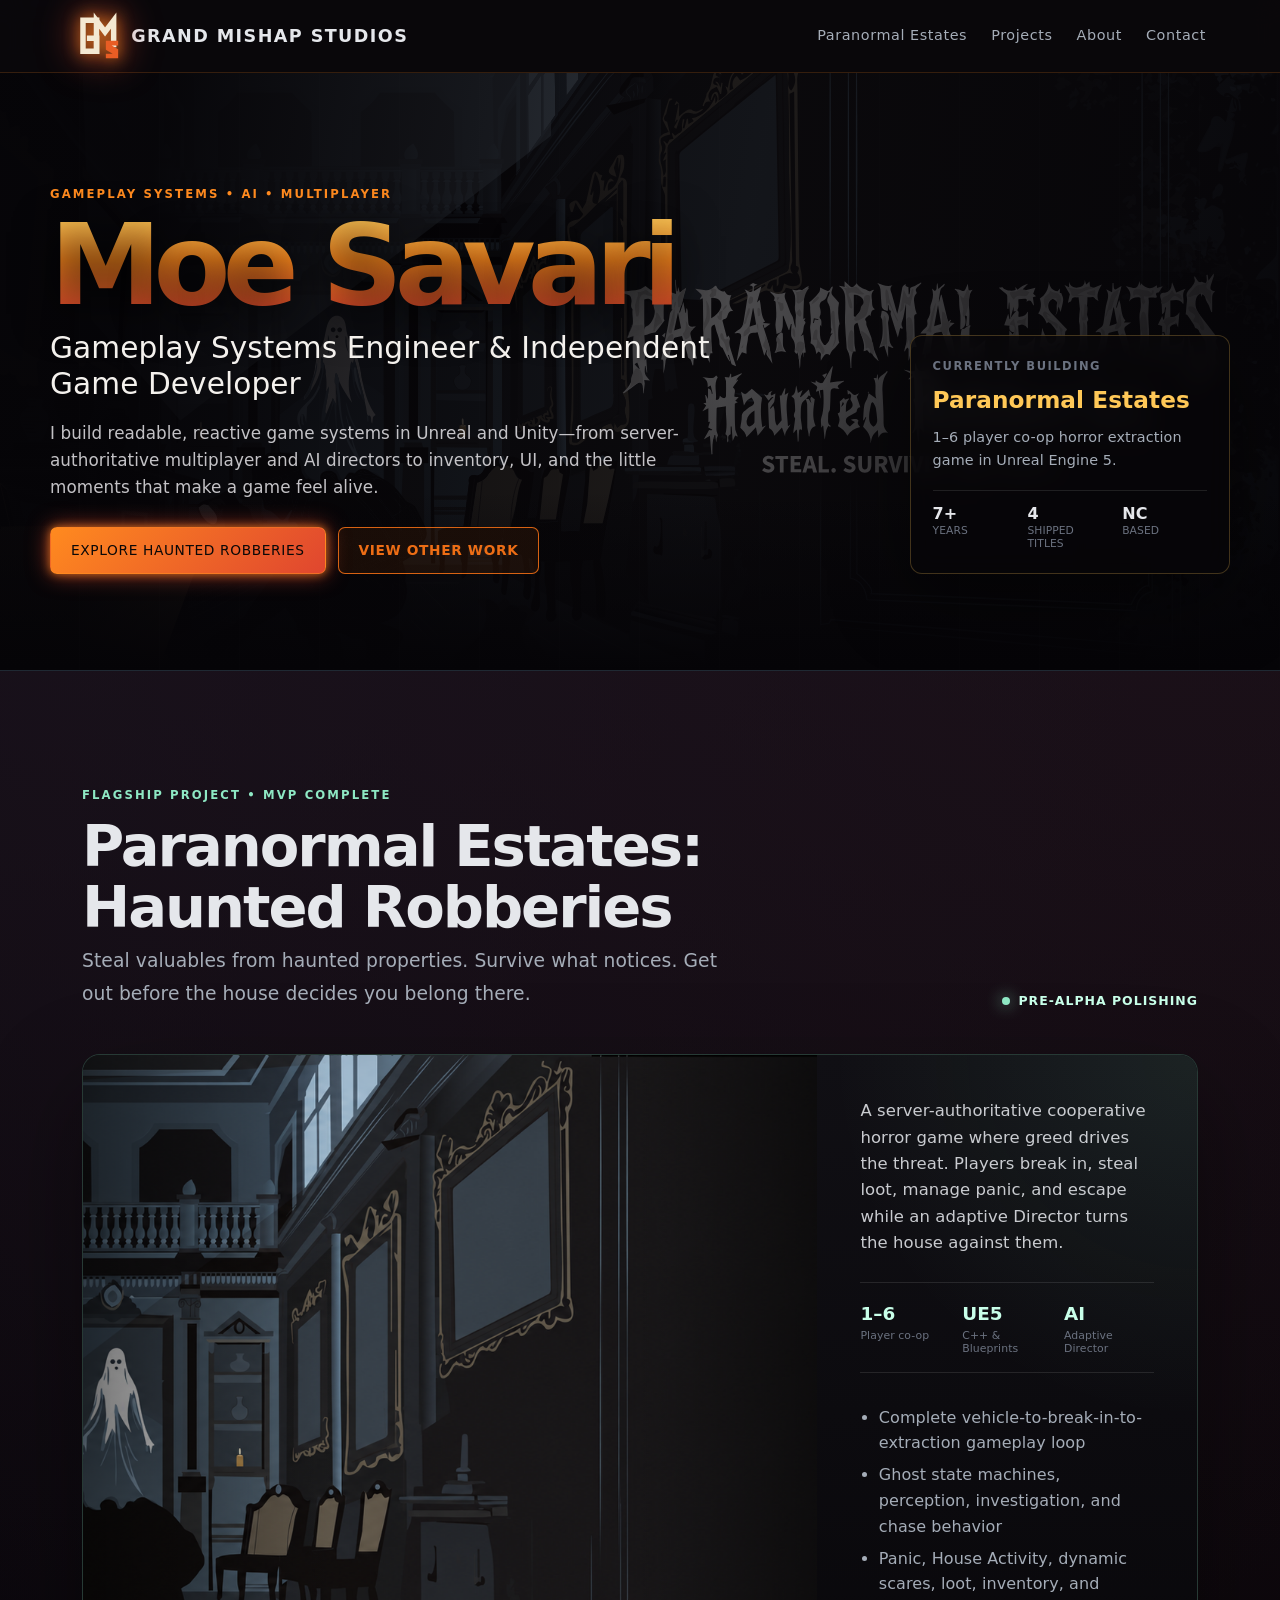
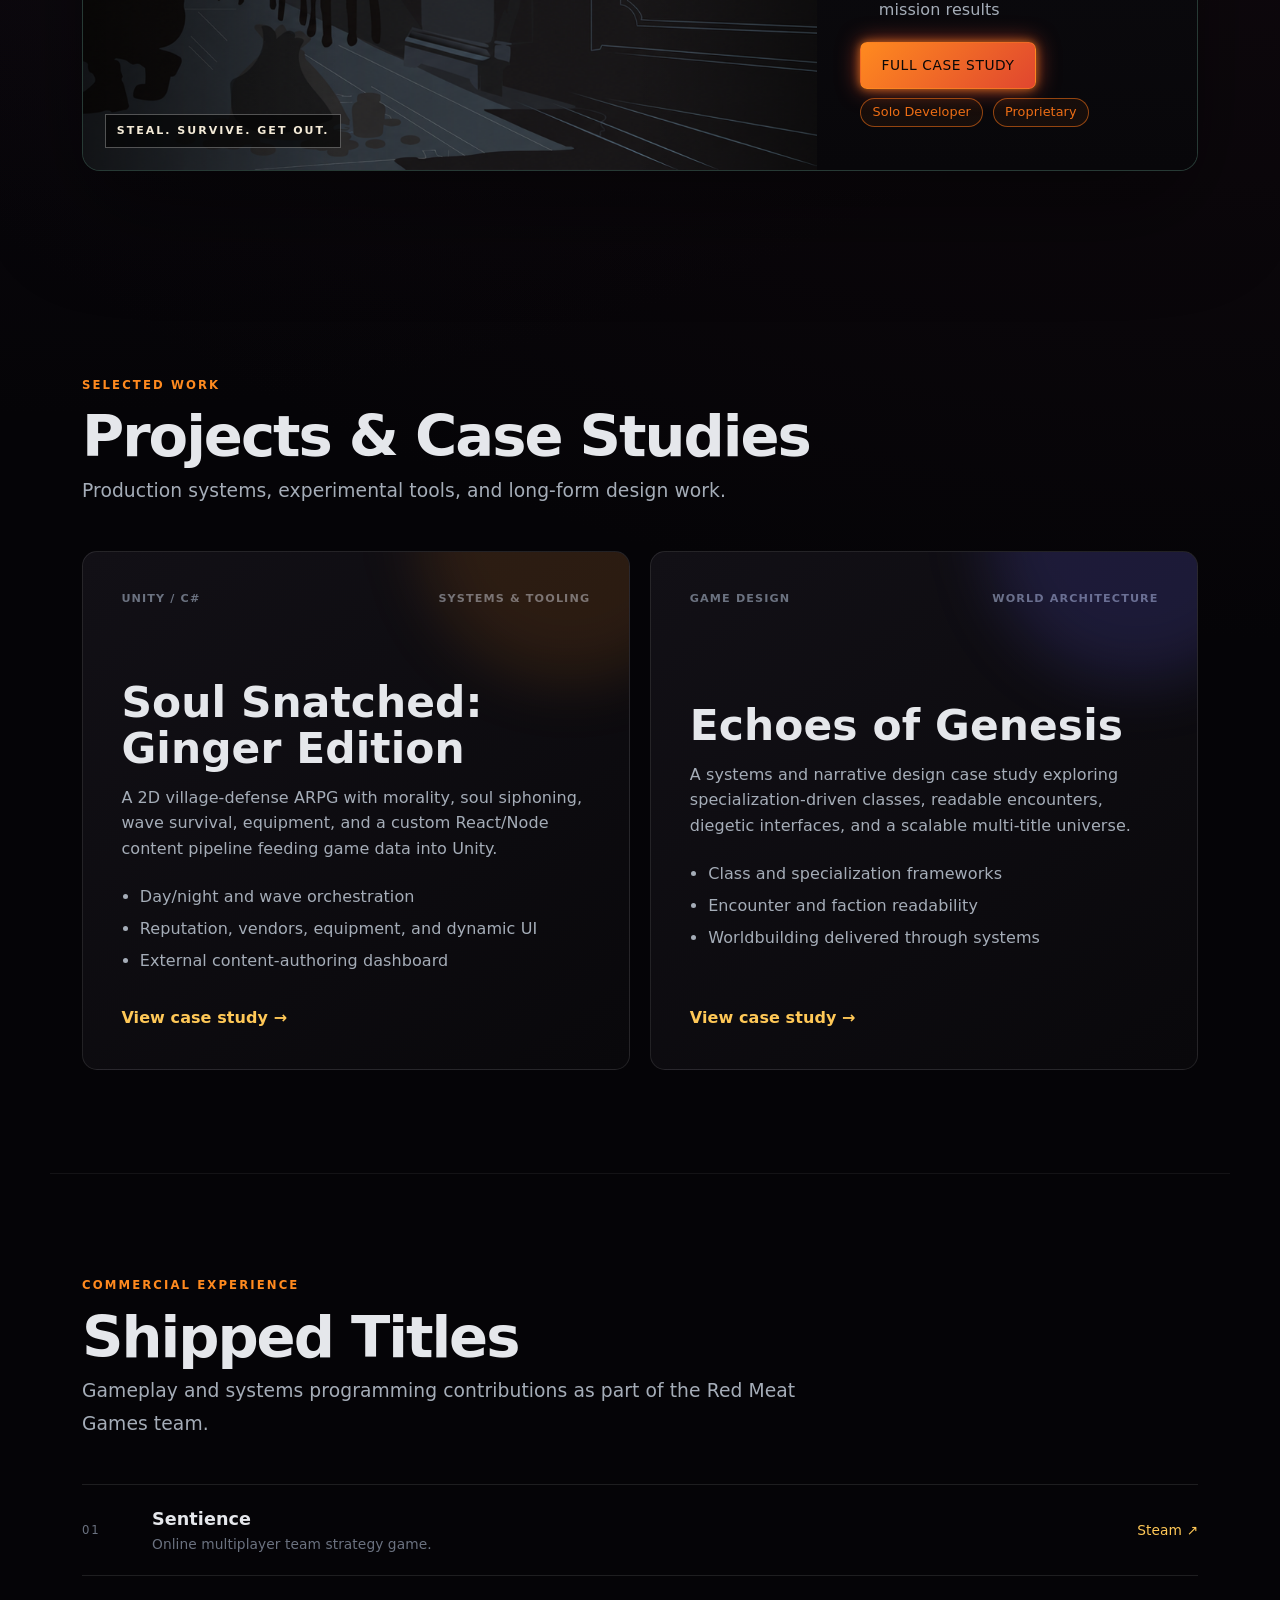
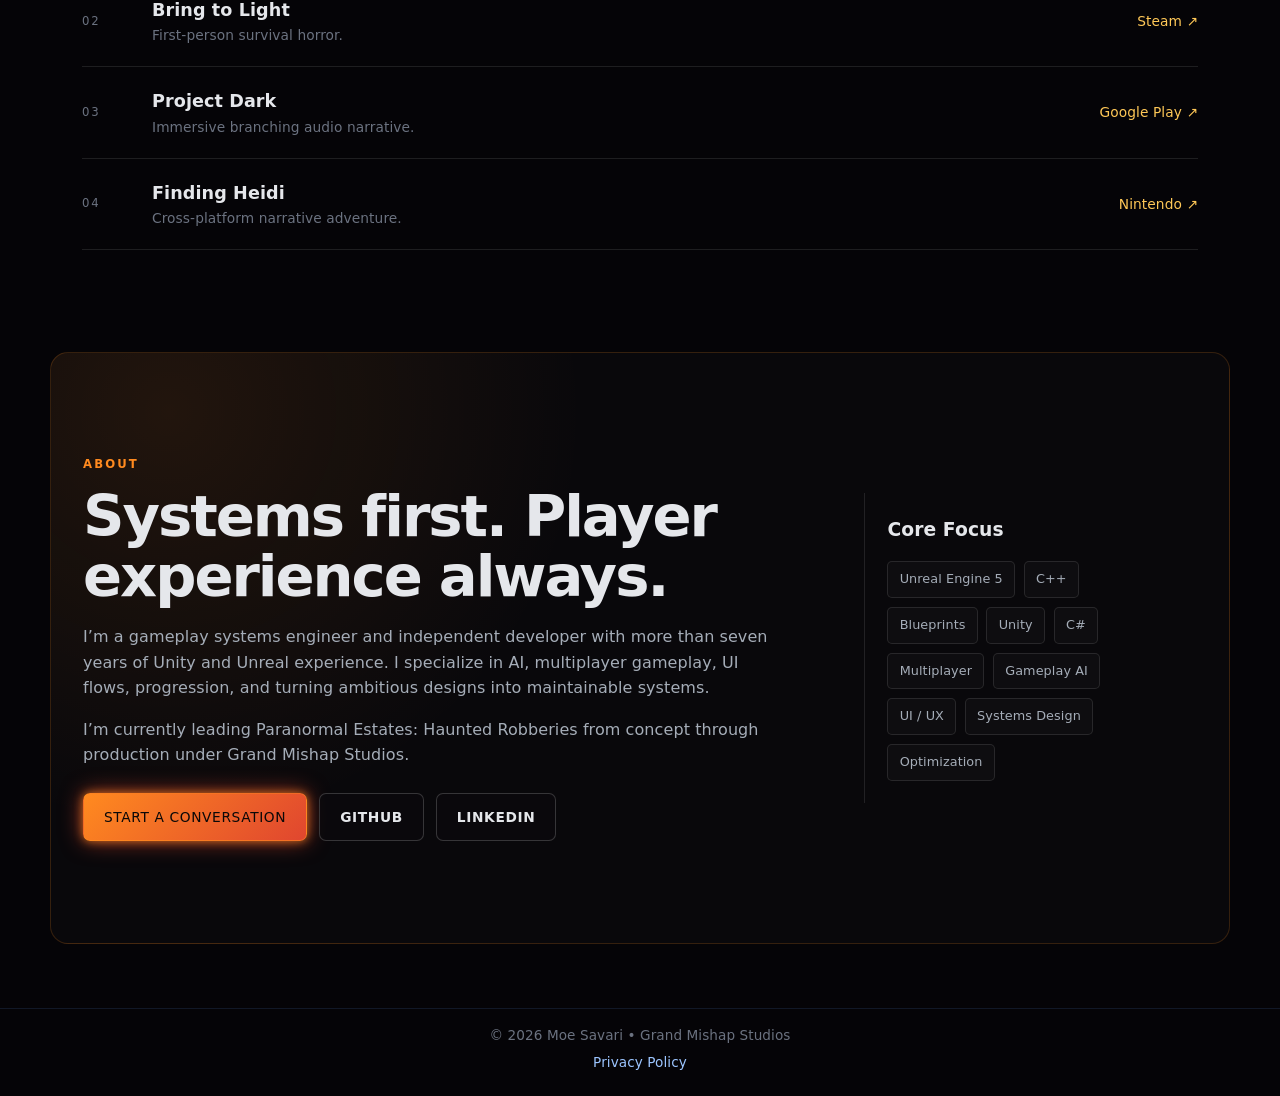
<file: index.html>
<!DOCTYPE html>
<html lang="en">
<head>
    <meta charset="UTF-8">
    <meta name="viewport" content="width=device-width, initial-scale=1.0">
    <meta name="description" content="Portfolio of Moe Savari, gameplay systems engineer and independent developer behind Paranormal Estates: Haunted Robberies.">
    <title>Moe Savari | Gameplay Systems Engineer</title>
    <link rel="stylesheet" href="style.css?v=9">
    <link rel="icon" type="image/png" sizes="32x32" href="assets/grand-mishap_favicon_32x32.png">
    <link rel="icon" type="image/png" sizes="16x16" href="assets/grand-mishap_favicon_16x16.png">
    <link rel="shortcut icon" href="assets/grand-mishap_favicon.ico">
</head>
<body>
    <a class="skip-link" href="#main-content">Skip to main content</a>

    <nav class="top-nav" aria-label="Primary navigation">
        <div class="nav-inner">
            <a href="index.html" class="nav-brand" aria-label="Grand Mishap Studios home">
                <img src="assets/grand-mishap-logo.svg" alt="" class="brand-logo">
                <span class="brand-text">Grand Mishap Studios</span>
            </a>
            <div class="nav-links">
                <a href="#haunted-heists">Paranormal Estates</a>
                <a href="#projects">Projects</a>
                <a href="#about">About</a>
                <a href="mailto:moe.savari@gmail.com">Contact</a>
            </div>
        </div>
    </nav>

    <header class="hero portfolio-hero">
        <div class="hero-inner">
            <div class="hero-copy">
                <p class="eyebrow">Gameplay systems • AI • multiplayer</p>
                <h1>Moe Savari</h1>
                <h2>Gameplay Systems Engineer &amp; Independent Game Developer</h2>
                <p class="tagline">
                    I build readable, reactive game systems in Unreal and Unity—from server-authoritative
                    multiplayer and AI directors to inventory, UI, and the little moments that make a game feel alive.
                </p>
                <div class="hero-actions">
                    <a class="btn primary" href="haunted-heists.html">Explore Haunted Robberies</a>
                    <a class="btn secondary" href="#projects">View Other Work</a>
                </div>
            </div>
            <aside class="hero-proof" aria-label="Professional highlights">
                <span class="proof-kicker">Currently building</span>
                <strong>Paranormal Estates</strong>
                <p>1–6 player co-op horror extraction game in Unreal Engine 5.</p>
                <div class="proof-stats">
                    <span><b>7+</b> years</span>
                    <span><b>4</b> shipped titles</span>
                    <span><b>NC</b> based</span>
                </div>
            </aside>
        </div>
    </header>

    <main id="main-content">
        <section id="haunted-heists" class="section flagship-section">
            <div class="section-header split-header">
                <div>
                    <p class="eyebrow spectral">Flagship project • MVP complete</p>
                    <h2>Paranormal Estates: Haunted Robberies</h2>
                    <p class="section-subtitle">
                        Steal valuables from haunted properties. Survive what notices. Get out before the house decides you belong there.
                    </p>
                </div>
                <div class="status-chip"><span></span> Pre-alpha polishing</div>
            </div>

            <article class="flagship-card">
                <a class="flagship-visual" href="haunted-heists.html" aria-label="Open the Paranormal Estates: Haunted Robberies case study">
                    <img src="assets/pehr-social-card.png" alt="Paranormal Estates: Haunted Robberies promotional artwork">
                    <span class="visual-scrim"></span>
                    <span class="visual-label">STEAL. SURVIVE. GET OUT.</span>
                </a>
                <div class="flagship-content">
                    <p>
                        A server-authoritative cooperative horror game where greed drives the threat.
                        Players break in, steal loot, manage panic, and escape while an adaptive Director turns the house against them.
                    </p>
                    <div class="feature-rail" role="group" aria-label="Haunted Robberies highlights">
                        <div><strong>1–6</strong><span>Player co-op</span></div>
                        <div><strong>UE5</strong><span>C++ &amp; Blueprints</span></div>
                        <div><strong>AI</strong><span>Adaptive Director</span></div>
                    </div>
                    <ul class="compact-list">
                        <li>Complete vehicle-to-break-in-to-extraction gameplay loop</li>
                        <li>Ghost state machines, perception, investigation, and chase behavior</li>
                        <li>Panic, House Activity, dynamic scares, loot, inventory, and mission results</li>
                    </ul>
                    <div class="project-links">
                        <a href="haunted-heists.html" class="btn primary">Full Case Study</a>
                        <span class="pill">Solo Developer</span>
                        <span class="pill">Proprietary</span>
                    </div>
                </div>
            </article>
        </section>

        <section id="projects" class="section">
            <div class="section-header">
                <p class="eyebrow">Selected work</p>
                <h2>Projects &amp; Case Studies</h2>
                <p class="section-subtitle">Production systems, experimental tools, and long-form design work.</p>
            </div>

            <div class="project-showcase-grid">
                <article class="project-tile soul-tile">
                    <div class="tile-topline"><span>Unity / C#</span><span>Systems &amp; tooling</span></div>
                    <h3>Soul Snatched: Ginger Edition</h3>
                    <p>
                        A 2D village-defense ARPG with morality, soul siphoning, wave survival, equipment,
                        and a custom React/Node content pipeline feeding game data into Unity.
                    </p>
                    <ul class="compact-list">
                        <li>Day/night and wave orchestration</li>
                        <li>Reputation, vendors, equipment, and dynamic UI</li>
                        <li>External content-authoring dashboard</li>
                    </ul>
                    <a href="soul-snatched.html" class="text-link">View case study <span aria-hidden="true">→</span></a>
                </article>

                <article class="project-tile eog-tile">
                    <div class="tile-topline"><span>Game design</span><span>World architecture</span></div>
                    <h3>Echoes of Genesis</h3>
                    <p>
                        A systems and narrative design case study exploring specialization-driven classes,
                        readable encounters, diegetic interfaces, and a scalable multi-title universe.
                    </p>
                    <ul class="compact-list">
                        <li>Class and specialization frameworks</li>
                        <li>Encounter and faction readability</li>
                        <li>Worldbuilding delivered through systems</li>
                    </ul>
                    <a href="echoes-of-genesis.html" class="text-link">View case study <span aria-hidden="true">→</span></a>
                </article>
            </div>
        </section>

        <section class="section shipped-section">
            <div class="section-header">
                <p class="eyebrow">Commercial experience</p>
                <h2>Shipped Titles</h2>
                <p class="section-subtitle">Gameplay and systems programming contributions as part of the Red Meat Games team.</p>
            </div>

            <div class="ship-grid">
                <article class="ship-card">
                    <span class="ship-number">01</span>
                    <div><h3>Sentience</h3><p>Online multiplayer team strategy game.</p></div>
                    <a href="https://store.steampowered.com/app/1352540/Sentience/" target="_blank" rel="noreferrer">Steam ↗</a>
                </article>
                <article class="ship-card">
                    <span class="ship-number">02</span>
                    <div><h3>Bring to Light</h3><p>First-person survival horror.</p></div>
                    <a href="https://store.steampowered.com/app/636720/Bring_to_Light/" target="_blank" rel="noreferrer">Steam ↗</a>
                </article>
                <article class="ship-card">
                    <span class="ship-number">03</span>
                    <div><h3>Project Dark</h3><p>Immersive branching audio narrative.</p></div>
                    <a href="https://play.google.com/store/apps/details?id=com.RedMeatGames.ProjectDark&amp;hl=en_US" target="_blank" rel="noreferrer">Google Play ↗</a>
                </article>
                <article class="ship-card">
                    <span class="ship-number">04</span>
                    <div><h3>Finding Heidi</h3><p>Cross-platform narrative adventure.</p></div>
                    <a href="https://www.nintendo.com/us/store/products/finding-heidi-switch/" target="_blank" rel="noreferrer">Nintendo ↗</a>
                </article>
            </div>
        </section>

        <section id="about" class="section about-section">
            <div class="about-copy">
                <p class="eyebrow">About</p>
                <h2>Systems first. Player experience always.</h2>
                <p>
                    I’m a gameplay systems engineer and independent developer with more than seven years of Unity and Unreal experience.
                    I specialize in AI, multiplayer gameplay, UI flows, progression, and turning ambitious designs into maintainable systems.
                </p>
                <p>I’m currently leading Paranormal Estates: Haunted Robberies from concept through production under Grand Mishap Studios.</p>
                <div class="hero-actions">
                    <a class="btn primary" href="mailto:moe.savari@gmail.com">Start a Conversation</a>
                    <a class="btn secondary" href="https://github.com/moesavari" target="_blank" rel="noreferrer">GitHub</a>
                    <a class="btn secondary" href="https://linkedin.com/in/mohammedsavari" target="_blank" rel="noreferrer">LinkedIn</a>
                </div>
            </div>
            <div class="skills-panel">
                <h3>Core Focus</h3>
                <ul class="skill-cloud">
                    <li>Unreal Engine 5</li><li>C++</li><li>Blueprints</li><li>Unity</li><li>C#</li>
                    <li>Multiplayer</li><li>Gameplay AI</li><li>UI / UX</li><li>Systems Design</li><li>Optimization</li>
                </ul>
            </div>
        </section>
    </main>

    <footer class="footer">
        <p>&copy; <span id="year"></span> Moe Savari • Grand Mishap Studios</p>
        <p class="footer-links"><a href="privacy.html">Privacy Policy</a></p>
    </footer>

    <script>
        document.getElementById("year").textContent = new Date().getFullYear();
    </script>

    <!-- Cloudflare Web Analytics -->
    <script type='module' src='https://static.cloudflareinsights.com/beacon.min.js' data-cf-beacon='{"token": "4ba115c3e6a1470292d02f359ebfaa81"}'></script>
    <!-- End Cloudflare Web Analytics -->
</body>
</html>
</file>
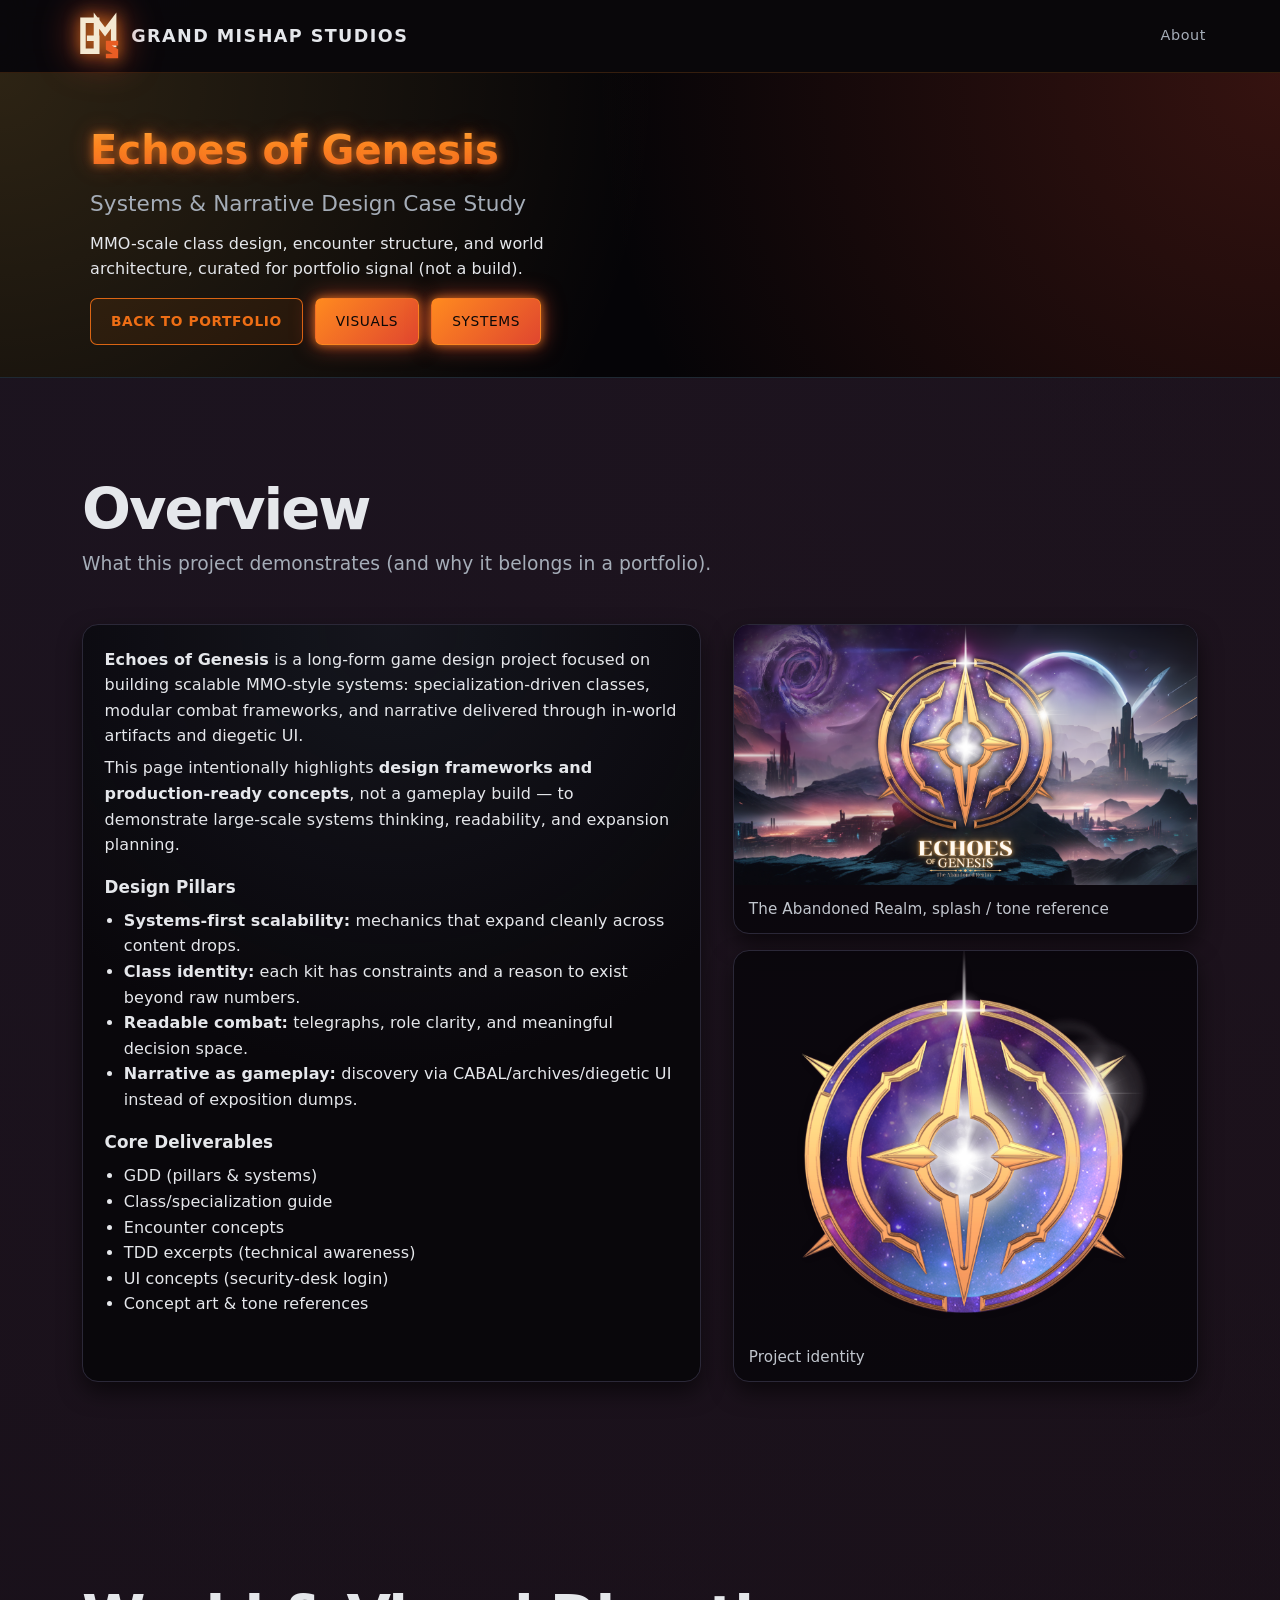
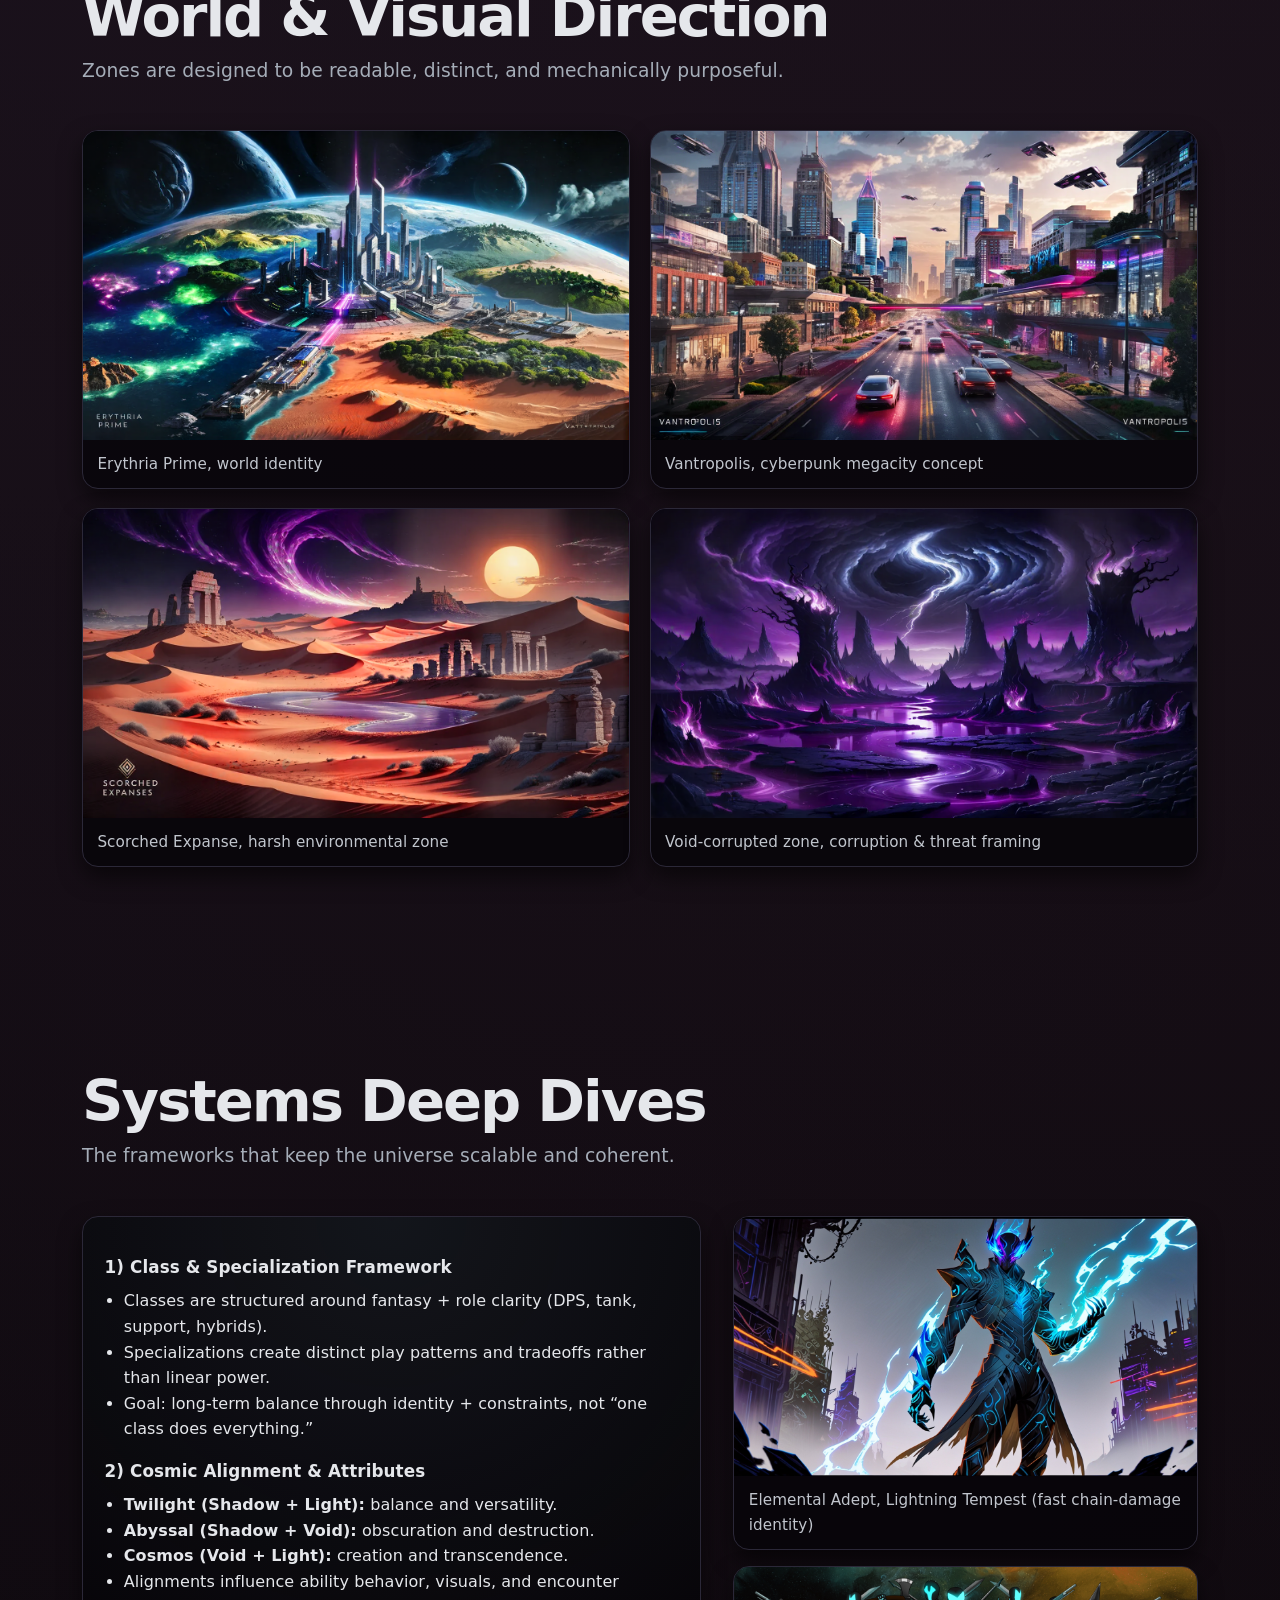
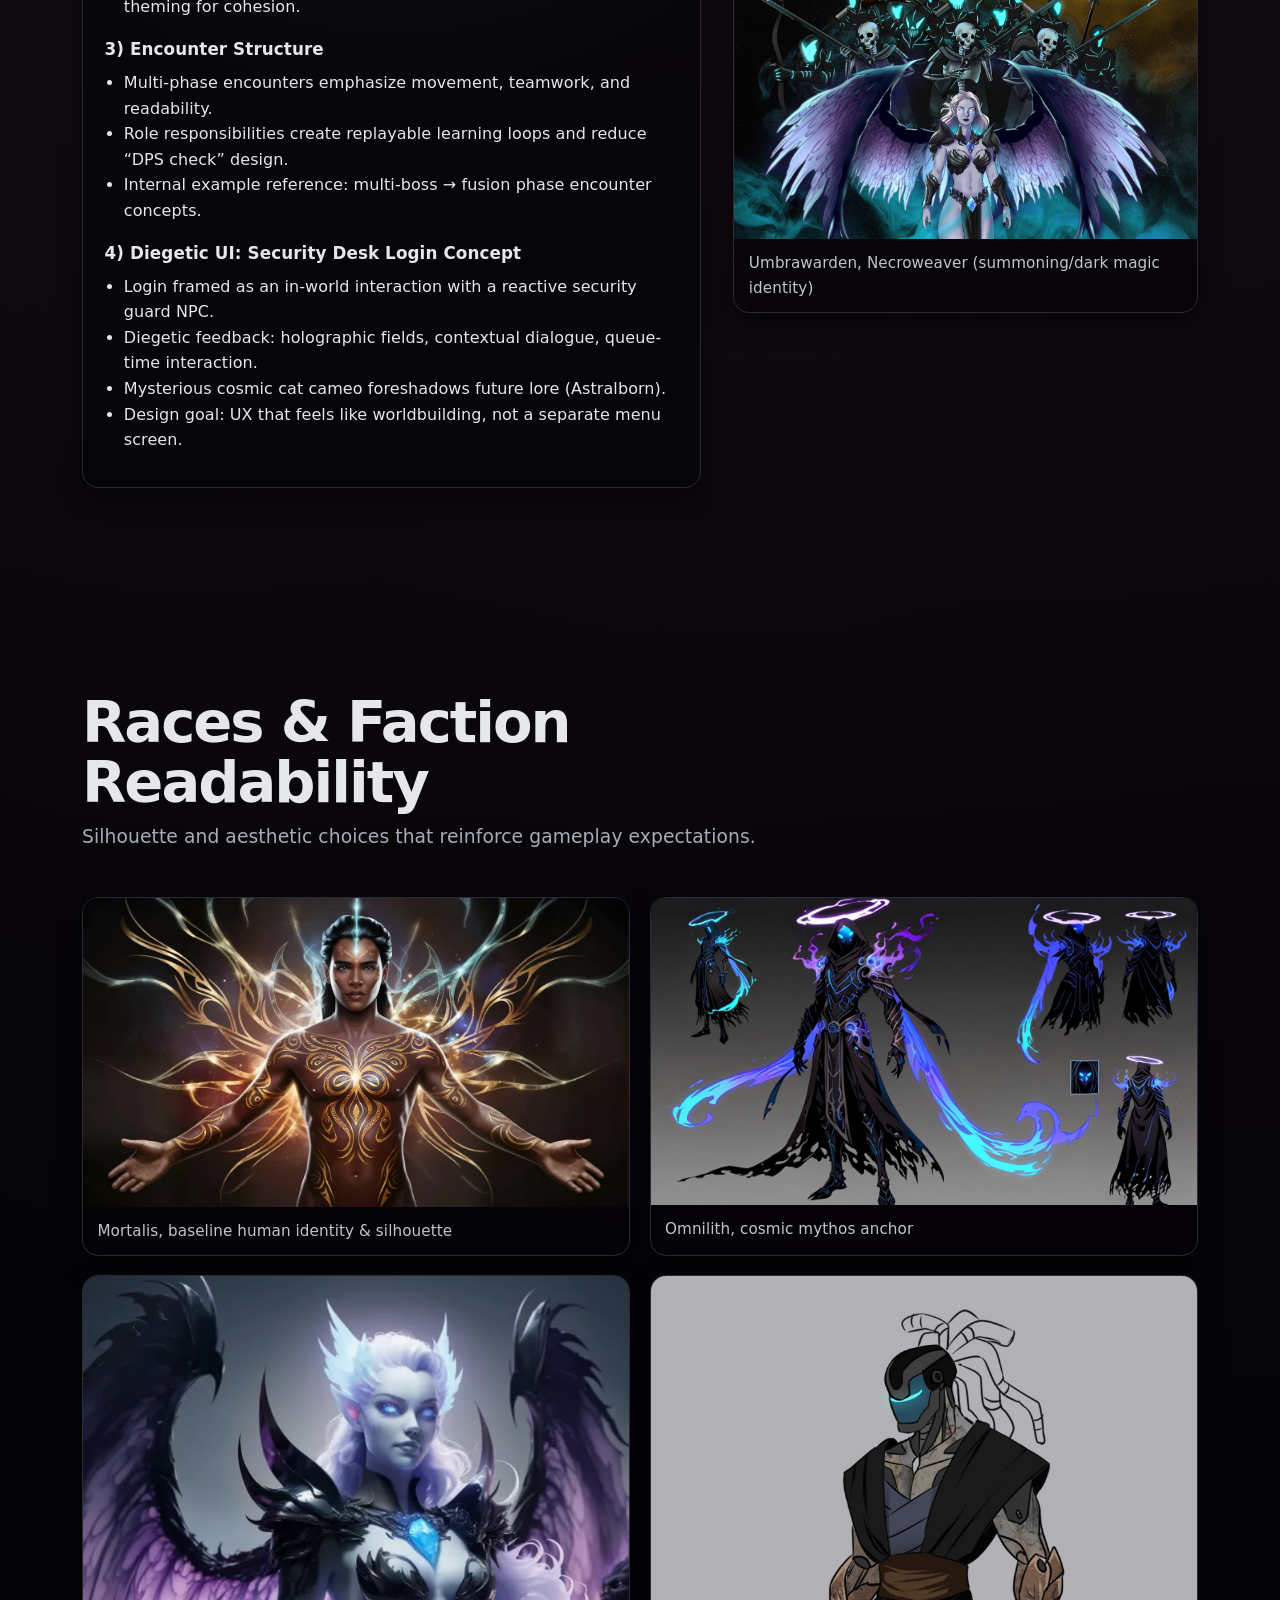
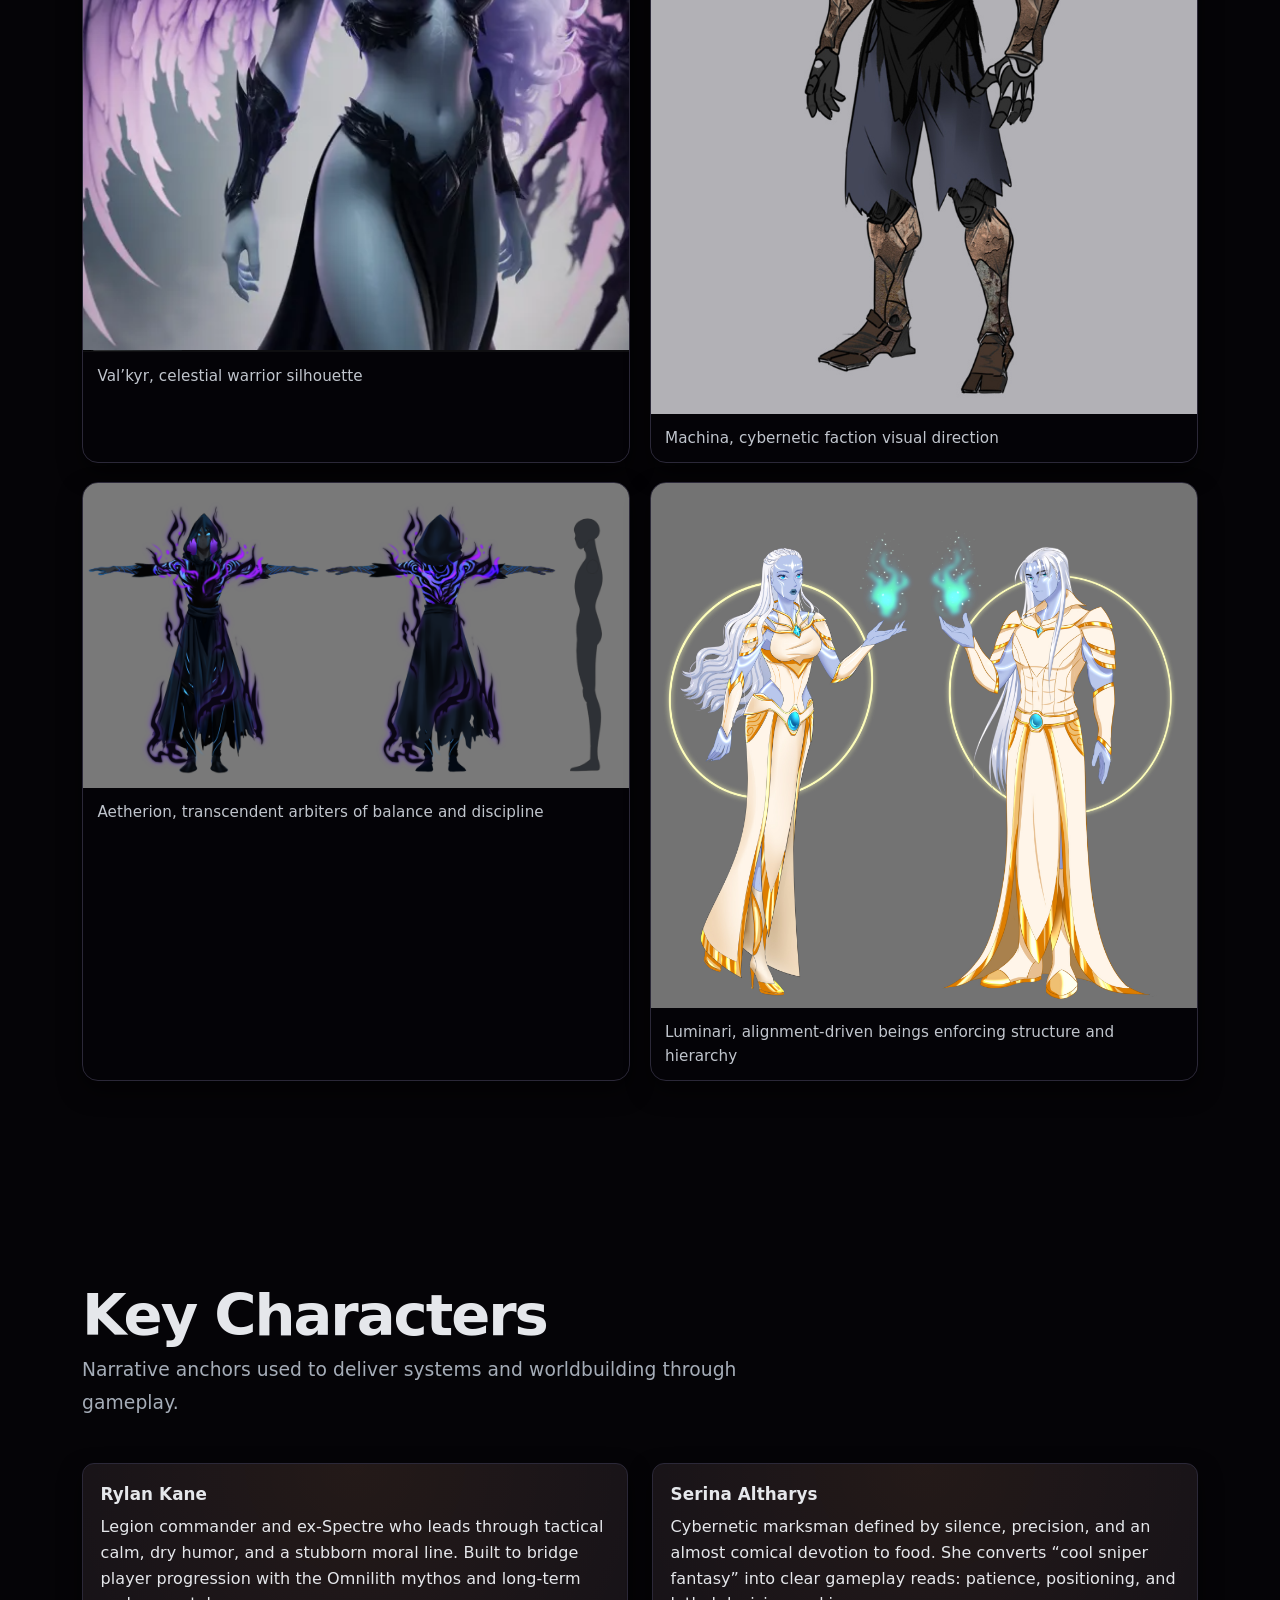
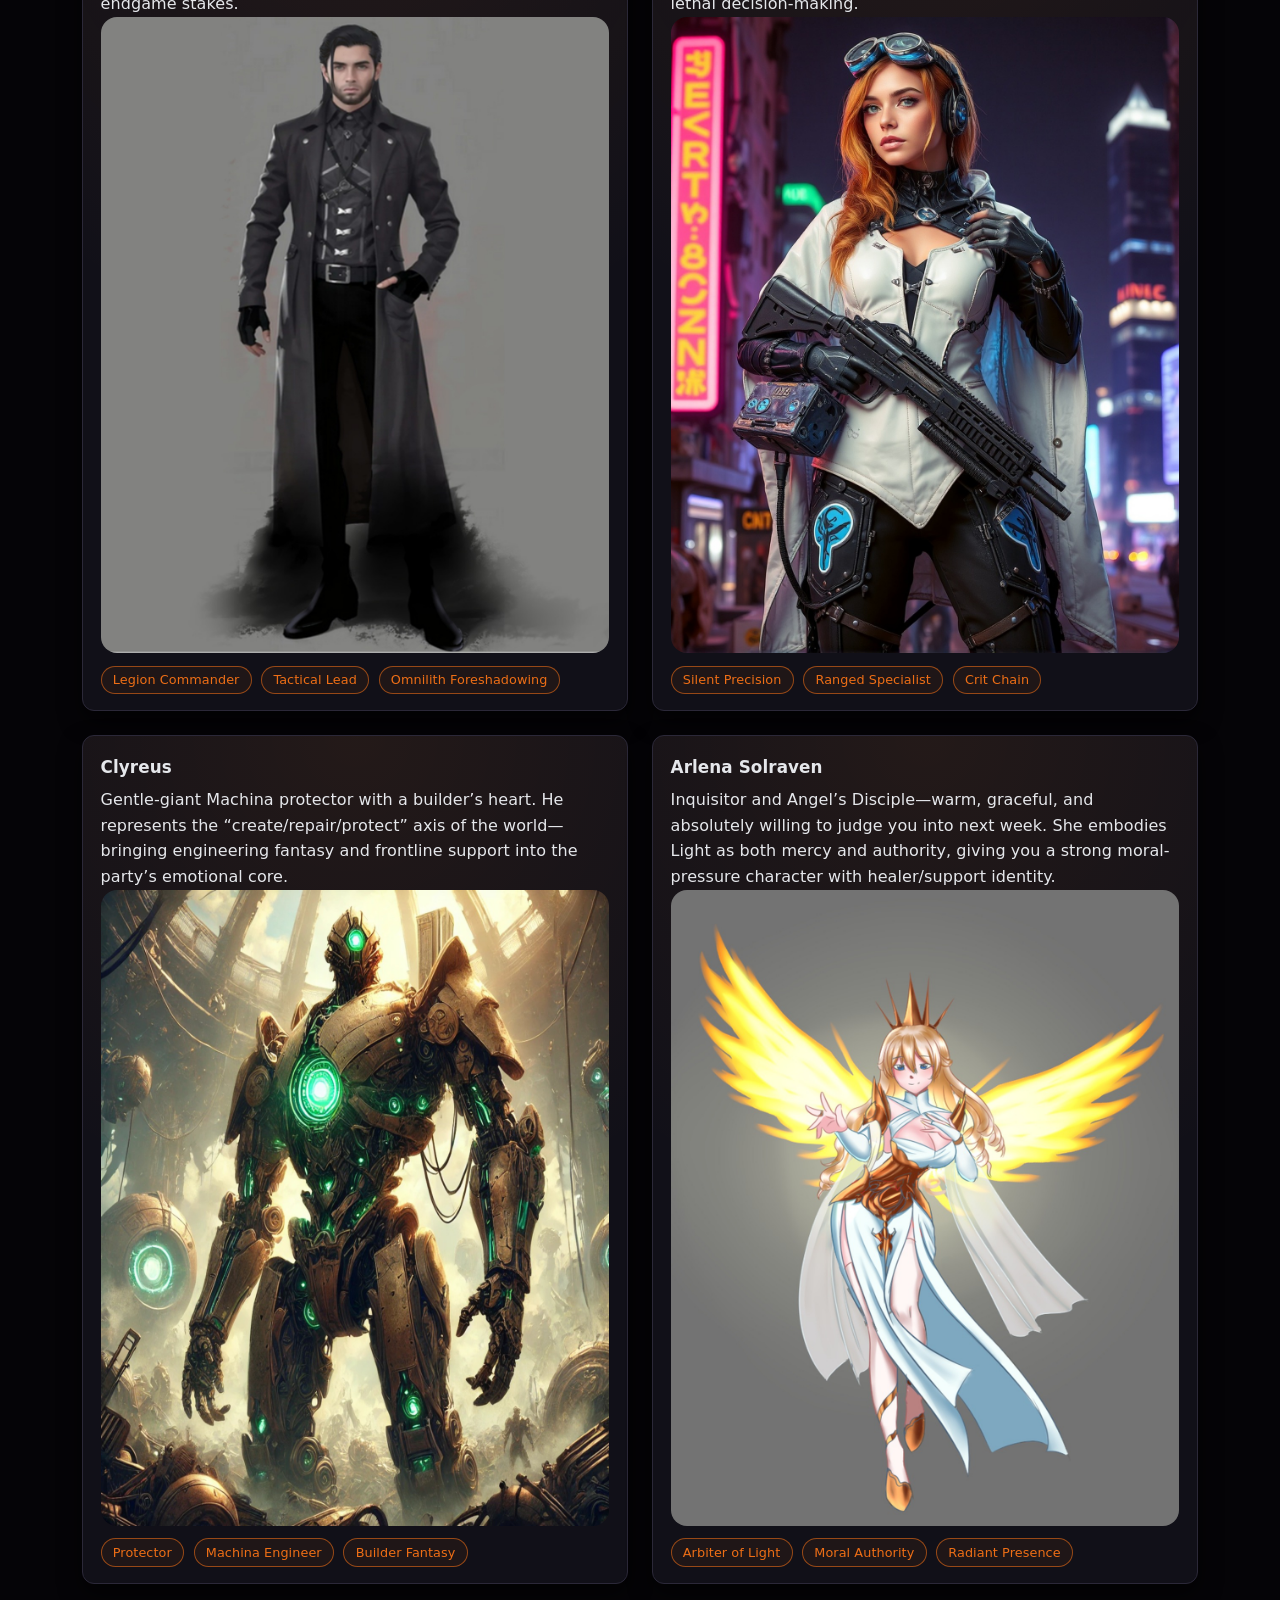
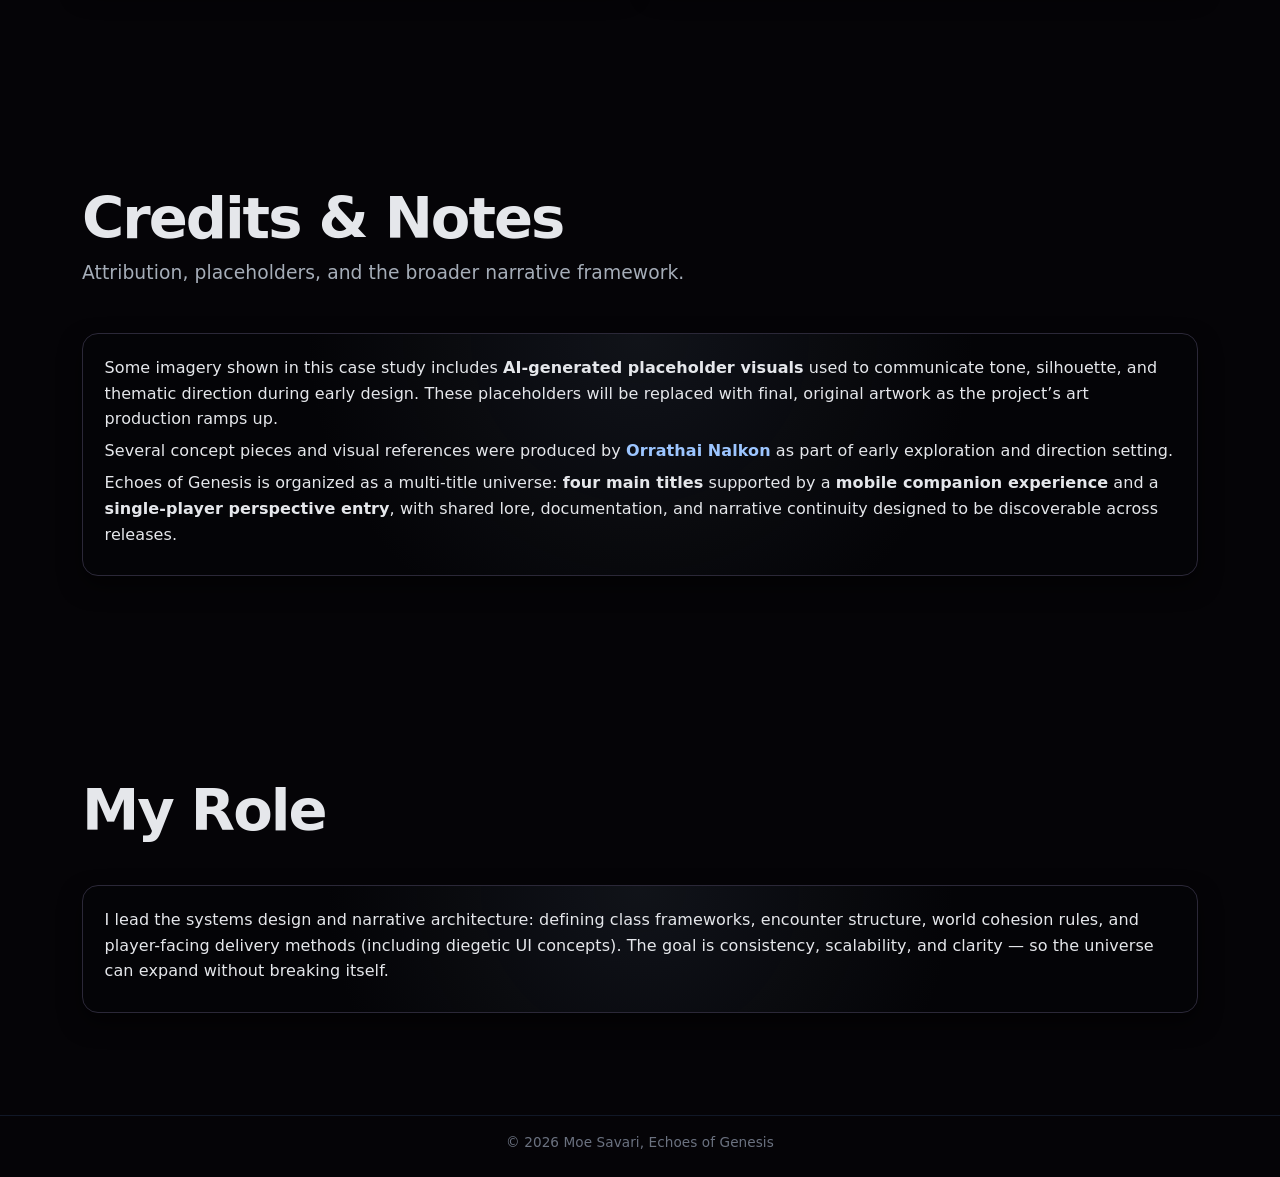
<file: echoes-of-genesis.html>
<!DOCTYPE html>
<html lang="en">
<head>
    <meta charset="UTF-8" />
    <meta name="viewport" content="width=device-width, initial-scale=1.0" />
    <title>Echoes of Genesis, Design Case Study</title>
    <link rel="stylesheet" href="style.css?v=6" />
    <link rel="icon" type="image/png" sizes="32x32" href="assets/grand-mishap_favicon_32x32.png">
    <link rel="icon" type="image/png" sizes="16x16" href="assets/grand-mishap_favicon_16x16.png">
    <link rel="shortcut icon" href="assets/grand-mishap_favicon.ico">
</head>
<body>
    <nav class="top-nav">
        <div class="nav-inner">
            <a href="index.html" class="nav-brand">
                <img src="assets/grand-mishap-logo.svg" alt="Grand Mishap Studios logo" class="brand-logo" />
                <span class="brand-text">Grand Mishap Studios</span>
            </a>
            <div class="nav-links">
                <a href="index.html#about">About</a>
            </div>
        </div>
    </nav>
    <header class="hero">
        <div class="hero-inner">
            <div>
                <h1>Echoes of Genesis</h1>
                <h2>Systems &amp; Narrative Design Case Study</h2>
                <p class="tagline">MMO-scale class design, encounter structure, and world architecture, curated for portfolio signal (not a build).</p>
                <div class="hero-actions">
            <a href="index.html#echoes-of-genesis" class="btn secondary">Back to Portfolio</a>
            <a href="#visuals" class="btn primary">Visuals</a>
            <a href="#systems" class="btn primary">Systems</a>
        </div>
            </div>
        </div>
    </header>

    <main>
        <section class="section">
            <div class="section-header">
                <h2>Overview</h2>
                <p class="section-subtitle">What this project demonstrates (and why it belongs in a portfolio).</p>
            </div>

            <div class="project-grid">
                <div class="project-description">
                    <p>
                        <strong>Echoes of Genesis</strong> is a long-form game design project focused on building scalable MMO-style systems:
                        specialization-driven classes, modular combat frameworks, and narrative delivered through in-world artifacts and diegetic UI.
                    </p>
                    <p>
                        This page intentionally highlights <strong>design frameworks and production-ready concepts</strong>, not a gameplay build —
                        to demonstrate large-scale systems thinking, readability, and expansion planning.
                    </p>

                    <h3>Design Pillars</h3>
                    <ul>
                        <li><strong>Systems-first scalability:</strong> mechanics that expand cleanly across content drops.</li>
                        <li><strong>Class identity:</strong> each kit has constraints and a reason to exist beyond raw numbers.</li>
                        <li><strong>Readable combat:</strong> telegraphs, role clarity, and meaningful decision space.</li>
                        <li><strong>Narrative as gameplay:</strong> discovery via CABAL/archives/diegetic UI instead of exposition dumps.</li>
                    </ul>

                    <h3>Core Deliverables</h3>
                    <ul class="pill-list">
                        <li>GDD (pillars &amp; systems)</li>
                        <li>Class/specialization guide</li>
                        <li>Encounter concepts</li>
                        <li>TDD excerpts (technical awareness)</li>
                        <li>UI concepts (security-desk login)</li>
                        <li>Concept art &amp; tone references</li>
                    </ul>
                </div>

                <div class="project-media">
					<figure class="media-card">
						<img src="assets/eog/EOG_TAR_SplashScreen.png" alt="The Abandoned Realm splash screen" loading="lazy" />
						<figcaption>The Abandoned Realm, splash / tone reference</figcaption>
					</figure>
						
					<figure class="media-card">
						<img src="assets/eog/EOG_Logo.png" alt="Echoes of Genesis logo" loading="lazy" />
						<figcaption>Project identity</figcaption>
					</figure>
                </div>
            </div>
        </section>

        <section id="visuals" class="section">
            <div class="section-header">
                <h2>World &amp; Visual Direction</h2>
                <p class="section-subtitle">Zones are designed to be readable, distinct, and mechanically purposeful.</p>
            </div>

            <div class="media-grid">
                
                <figure class="media-card">
                    <img src="assets/eog/Erythria_Prime.png" alt="Erythria Prime world concept" loading="lazy" />
                    <figcaption>Erythria Prime, world identity</figcaption>
                </figure>
                
                <figure class="media-card">
                    <img src="assets/eog/Vantropolis.png" alt="Vantropolis concept art" loading="lazy" />
                    <figcaption>Vantropolis, cyberpunk megacity concept</figcaption>
                </figure>
                
                <figure class="media-card">
                    <img src="assets/eog/ScorchedExpanse.png" alt="Scorched Expanse concept art" loading="lazy" />
                    <figcaption>Scorched Expanse, harsh environmental zone</figcaption>
                </figure>
                
                <figure class="media-card">
                    <img src="assets/eog/Void_Zone.png" alt="Void zone concept art" loading="lazy" />
                    <figcaption>Void-corrupted zone, corruption &amp; threat framing</figcaption>
                </figure>
            </div>
        </section>

        <section id="systems" class="section">
            <div class="section-header">
                <h2>Systems Deep Dives</h2>
                <p class="section-subtitle">The frameworks that keep the universe scalable and coherent.</p>
            </div>

            <div class="project-grid">
                <div class="project-description">
                    <h3>1) Class &amp; Specialization Framework</h3>
                    <ul>
                        <li>Classes are structured around fantasy + role clarity (DPS, tank, support, hybrids).</li>
                        <li>Specializations create distinct play patterns and tradeoffs rather than linear power.</li>
                        <li>Goal: long-term balance through identity + constraints, not “one class does everything.”</li>
                    </ul>

                    <h3>2) Cosmic Alignment &amp; Attributes</h3>
                    <ul>
                        <li><strong>Twilight (Shadow + Light):</strong> balance and versatility.</li>
                        <li><strong>Abyssal (Shadow + Void):</strong> obscuration and destruction.</li>
                        <li><strong>Cosmos (Void + Light):</strong> creation and transcendence.</li>
                        <li>Alignments influence ability behavior, visuals, and encounter theming for cohesion.</li>
                    </ul>

                    <h3>3) Encounter Structure</h3>
                    <ul>
                        <li>Multi-phase encounters emphasize movement, teamwork, and readability.</li>
                        <li>Role responsibilities create replayable learning loops and reduce “DPS check” design.</li>
                        <li>Internal example reference: multi-boss → fusion phase encounter concepts.</li>
                    </ul>

                    <h3>4) Diegetic UI: Security Desk Login Concept</h3>
                    <ul>
                        <li>Login framed as an in-world interaction with a reactive security guard NPC.</li>
                        <li>Diegetic feedback: holographic fields, contextual dialogue, queue-time interaction.</li>
                        <li>Mysterious cosmic cat cameo foreshadows future lore (Astralborn).</li>
                        <li>Design goal: UX that feels like worldbuilding, not a separate menu screen.</li>
                    </ul>
                </div>

                <div class="project-media">
                    
                <figure class="media-card">
                    <img src="assets/eog/Lightning_Tempest.png" alt="Lightning Tempest concept art" loading="lazy" />
                    <figcaption>Elemental Adept, Lightning Tempest (fast chain-damage identity)</figcaption>
                </figure>
                    
                <figure class="media-card">
                    <img src="assets/eog/Necroweaver.png" alt="Necroweaver concept art" loading="lazy" />
                    <figcaption>Umbrawarden, Necroweaver (summoning/dark magic identity)</figcaption>
                </figure>
                </div>
            </div>
        </section>

        <section class="section">
            <div class="section-header">
                <h2>Races &amp; Faction Readability</h2>
                <p class="section-subtitle">Silhouette and aesthetic choices that reinforce gameplay expectations.</p>
            </div>

            <div class="media-grid">

                <figure class="media-card">
                    <img src="assets/eog/Mortalis.png" alt="Mortalis concept art" loading="lazy" />
                    <figcaption>Mortalis, baseline human identity &amp; silhouette</figcaption>
                </figure>

                <figure class="media-card">
                    <img src="assets/eog/Omnilith.jpg" alt="Omnilith concept art" loading="lazy" />
                    <figcaption>Omnilith, cosmic mythos anchor</figcaption>
                </figure>

                <figure class="media-card">
                    <img src="assets/eog/Valkyrie_1.png" alt="Valkyrie concept art" loading="lazy" />
                    <figcaption>Val’kyr, celestial warrior silhouette</figcaption>
                </figure>

                <figure class="media-card">
                    <img src="assets/eog/Machina.jpg" alt="Machina concept art" loading="lazy" />
                    <figcaption>Machina, cybernetic faction visual direction</figcaption>
                </figure>

                <figure class="media-card">
                    <img src="assets/eog/Aetherion.png" alt="Aetherion concept art" loading="lazy" />
                    <figcaption>Aetherion, transcendent arbiters of balance and discipline</figcaption>
                </figure>

                <figure class="media-card">
                    <img src="assets/eog/Luminari.jpg" alt="Luminari concept art" loading="lazy" />
                    <figcaption>Luminari, alignment-driven beings enforcing structure and hierarchy</figcaption>
                </figure>

            </div>
        </section>

       <section class="section">
            <div class="section-header">
                <h2>Key Characters</h2>
                <p class="section-subtitle">Narrative anchors used to deliver systems and worldbuilding through gameplay.</p>
            </div>

            <div class="key-characters-grid">
                <article class="card character-card">
                    <h3>Rylan Kane</h3>
                    <p>Legion commander and ex-Spectre who leads through tactical calm, dry humor, and a stubborn moral line. Built to bridge player progression with the Omnilith mythos and long-term endgame stakes.</p>
                    <div class="character-media">
					<img src="assets/eog/Rylan.png" alt="Rylan concept art" class="char-img char-rylan">
					</div>
					<div class="project-links">
                        <span class="pill">Legion Commander</span>
                        <span class="pill">Tactical Lead</span>
                        <span class="pill">Omnilith Foreshadowing</span>
                    </div>
                </article>

                <article class="card character-card">
                    <h3>Serina Altharys</h3>
                    <p>Cybernetic marksman defined by silence, precision, and an almost comical devotion to food. She converts “cool sniper fantasy” into clear gameplay reads: patience, positioning, and lethal decision-making.</p>
					<div class="character-media">
					<img src="assets/eog/Serina.png" alt="Serina concept art" class="char-img char-serina">
					</div>
					<div class="project-links">
                        <span class="pill">Silent Precision</span>
                        <span class="pill">Ranged Specialist</span>
                        <span class="pill">Crit Chain</span>
                    </div>
                </article>

                <article class="card character-card">
                    <h3>Clyreus</h3>
                    <p>Gentle-giant Machina protector with a builder’s heart. He represents the “create/repair/protect” axis of the world—bringing engineering fantasy and frontline support into the party’s emotional core.</p>
					<div class="character-media">
					<img src="assets/eog/Clyreus.png" alt="Clyreus concept art" class="char-img char-clyreus">
					</div>
					<div class="project-links">
                        <span class="pill">Protector</span>
                        <span class="pill">Machina Engineer</span>
                        <span class="pill">Builder Fantasy</span>
                    </div>
                </article>

                <article class="card character-card">
                    <h3>Arlena Solraven</h3>
                    <p>Inquisitor and Angel’s Disciple—warm, graceful, and absolutely willing to judge you into next week. She embodies Light as both mercy and authority, giving you a strong moral-pressure character with healer/support identity.</p>
					<div class="character-media">
					<img src="assets/eog/Arlena.png" alt="Arlena concept art" class="char-img char-arlena">
					</div>
					<div class="project-links">
                        <span class="pill">Arbiter of Light</span>
                        <span class="pill">Moral Authority</span>
                        <span class="pill">Radiant Presence</span>
                    </div>
                </article>
            </div>
        </section>
		
		<section class="section">
            <div class="section-header">
                <h2>Credits &amp; Notes</h2>
                <p class="section-subtitle">Attribution, placeholders, and the broader narrative framework.</p>
            </div>

            <div class="project-description">
                <p>
                    Some imagery shown in this case study includes <strong>AI-generated placeholder visuals</strong> used to communicate tone, silhouette,
                    and thematic direction during early design. These placeholders will be replaced with final, original artwork as the project’s art
                    production ramps up.
                </p>
                <p>
                    Several concept pieces and visual references were produced by <a href="https://www.instagram.com/jobaji22?igsh=MXdmNDJxOXY2NXFsMw==" target="_blank" rel="noreferrer"><strong>Orrathai Nalkon</strong></a> as part of early exploration and
                    direction setting.
                </p>
                <p>
                    Echoes of Genesis is organized as a multi-title universe: <strong>four main titles</strong> supported by a <strong>mobile companion experience</strong>
                    and a <strong>single-player perspective entry</strong>, with shared lore, documentation, and narrative continuity designed to be discoverable
                    across releases.
                </p>
            </div>
        </section>

        <section class="section">
            <div class="section-header">
                <h2>My Role</h2>
            </div>
            <div class="project-description">
                <p>
                    I lead the systems design and narrative architecture: defining class frameworks, encounter structure, world cohesion rules,
                    and player-facing delivery methods (including diegetic UI concepts). The goal is consistency, scalability, and clarity —
                    so the universe can expand without breaking itself.
                </p>
            </div>
        </section>
    </main>

    <footer class="footer">
        <p>&copy; <span id="year"></span> Moe Savari, Echoes of Genesis</p>
    </footer>

    <script>
        document.getElementById("year").textContent = new Date().getFullYear();
    </script>

    <!-- Cloudflare Web Analytics -->
    <script type='module' src='https://static.cloudflareinsights.com/beacon.min.js' data-cf-beacon='{"token": "4ba115c3e6a1470292d02f359ebfaa81"}'></script>
    <!-- End Cloudflare Web Analytics -->
</body>
</html>
</file>
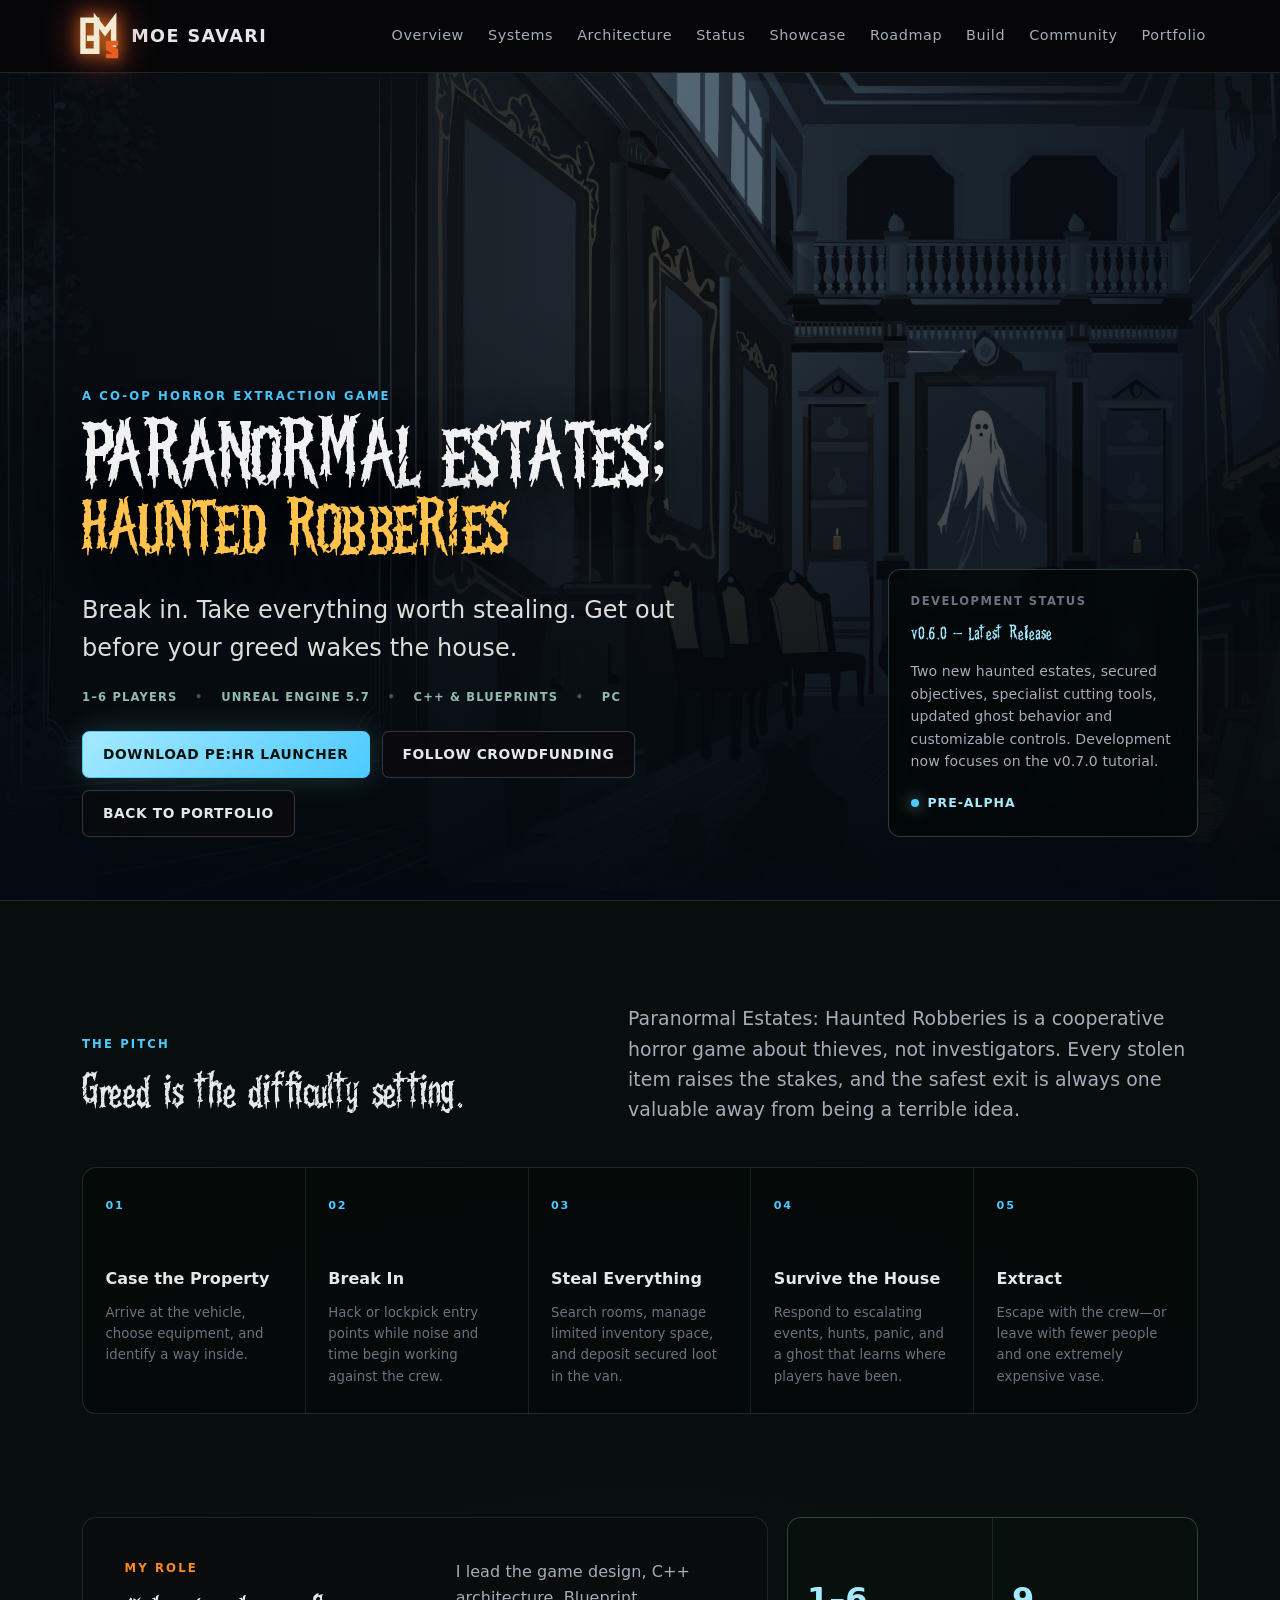
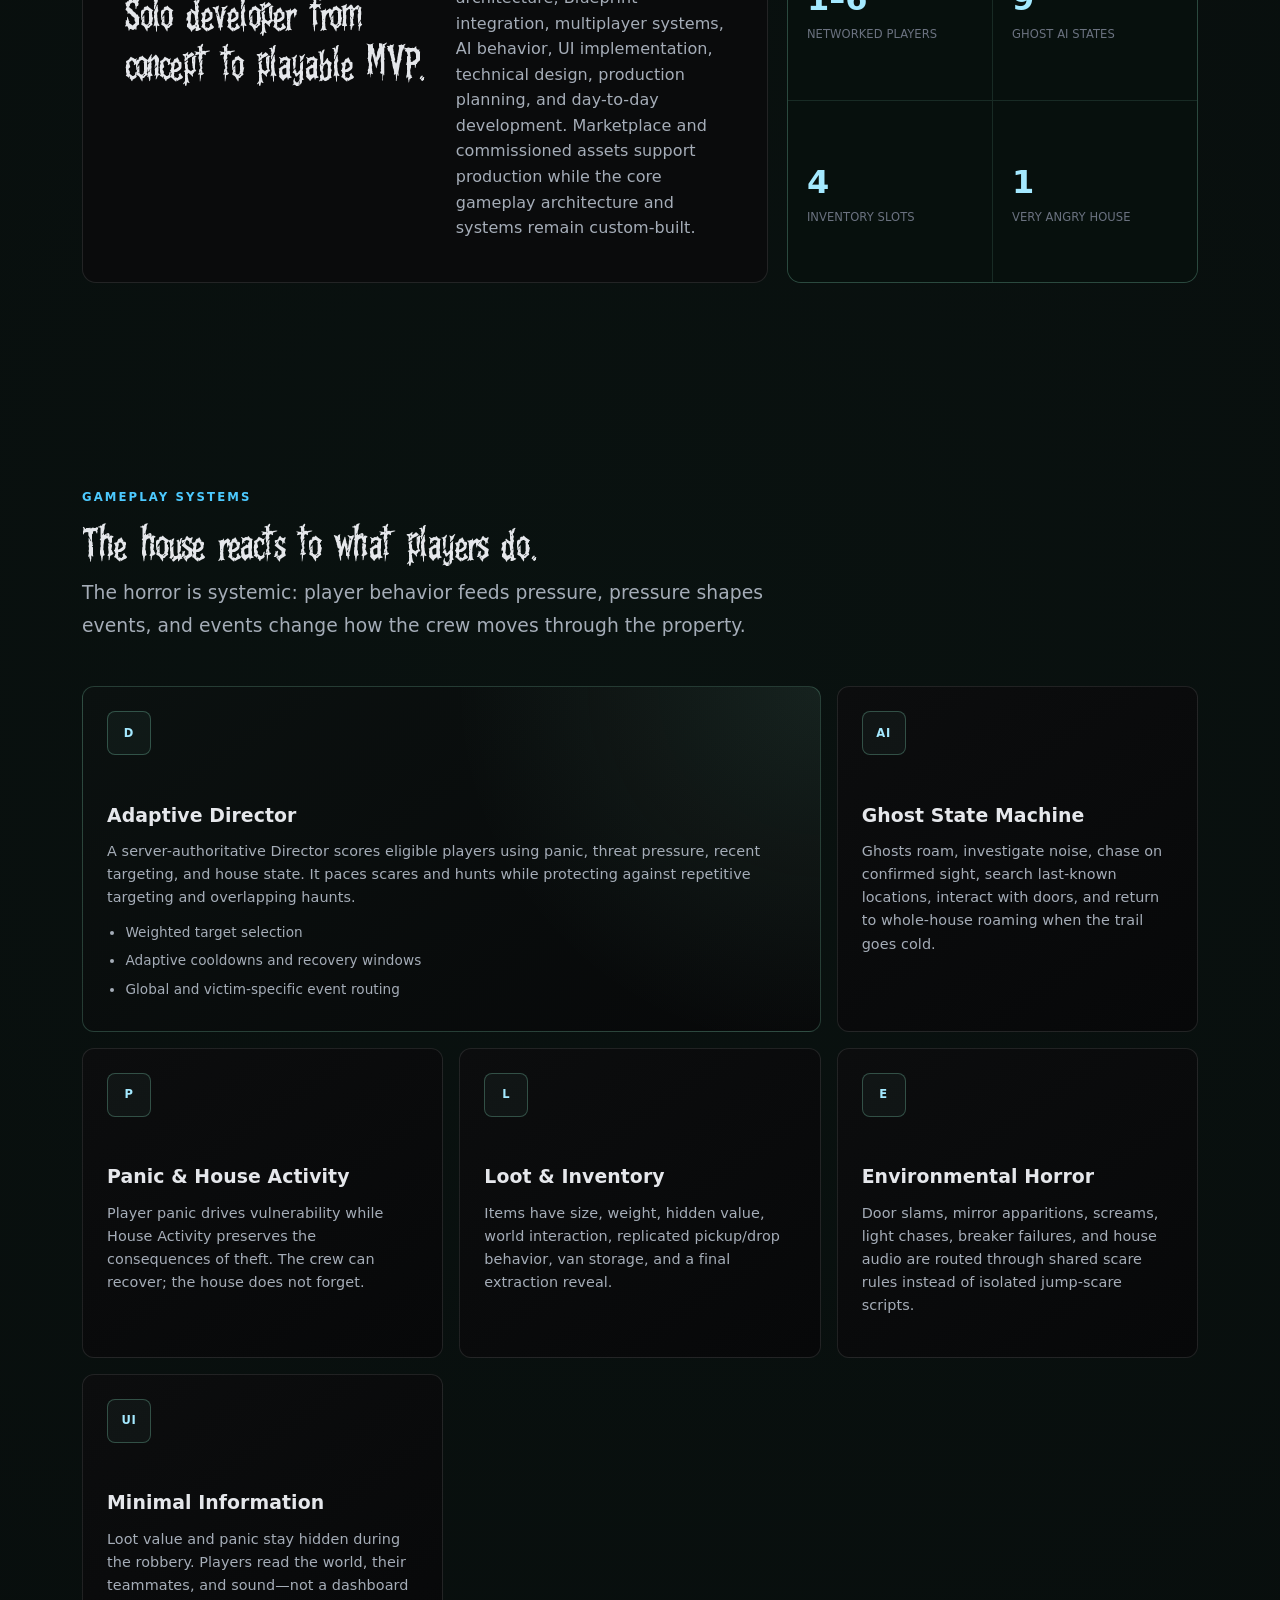
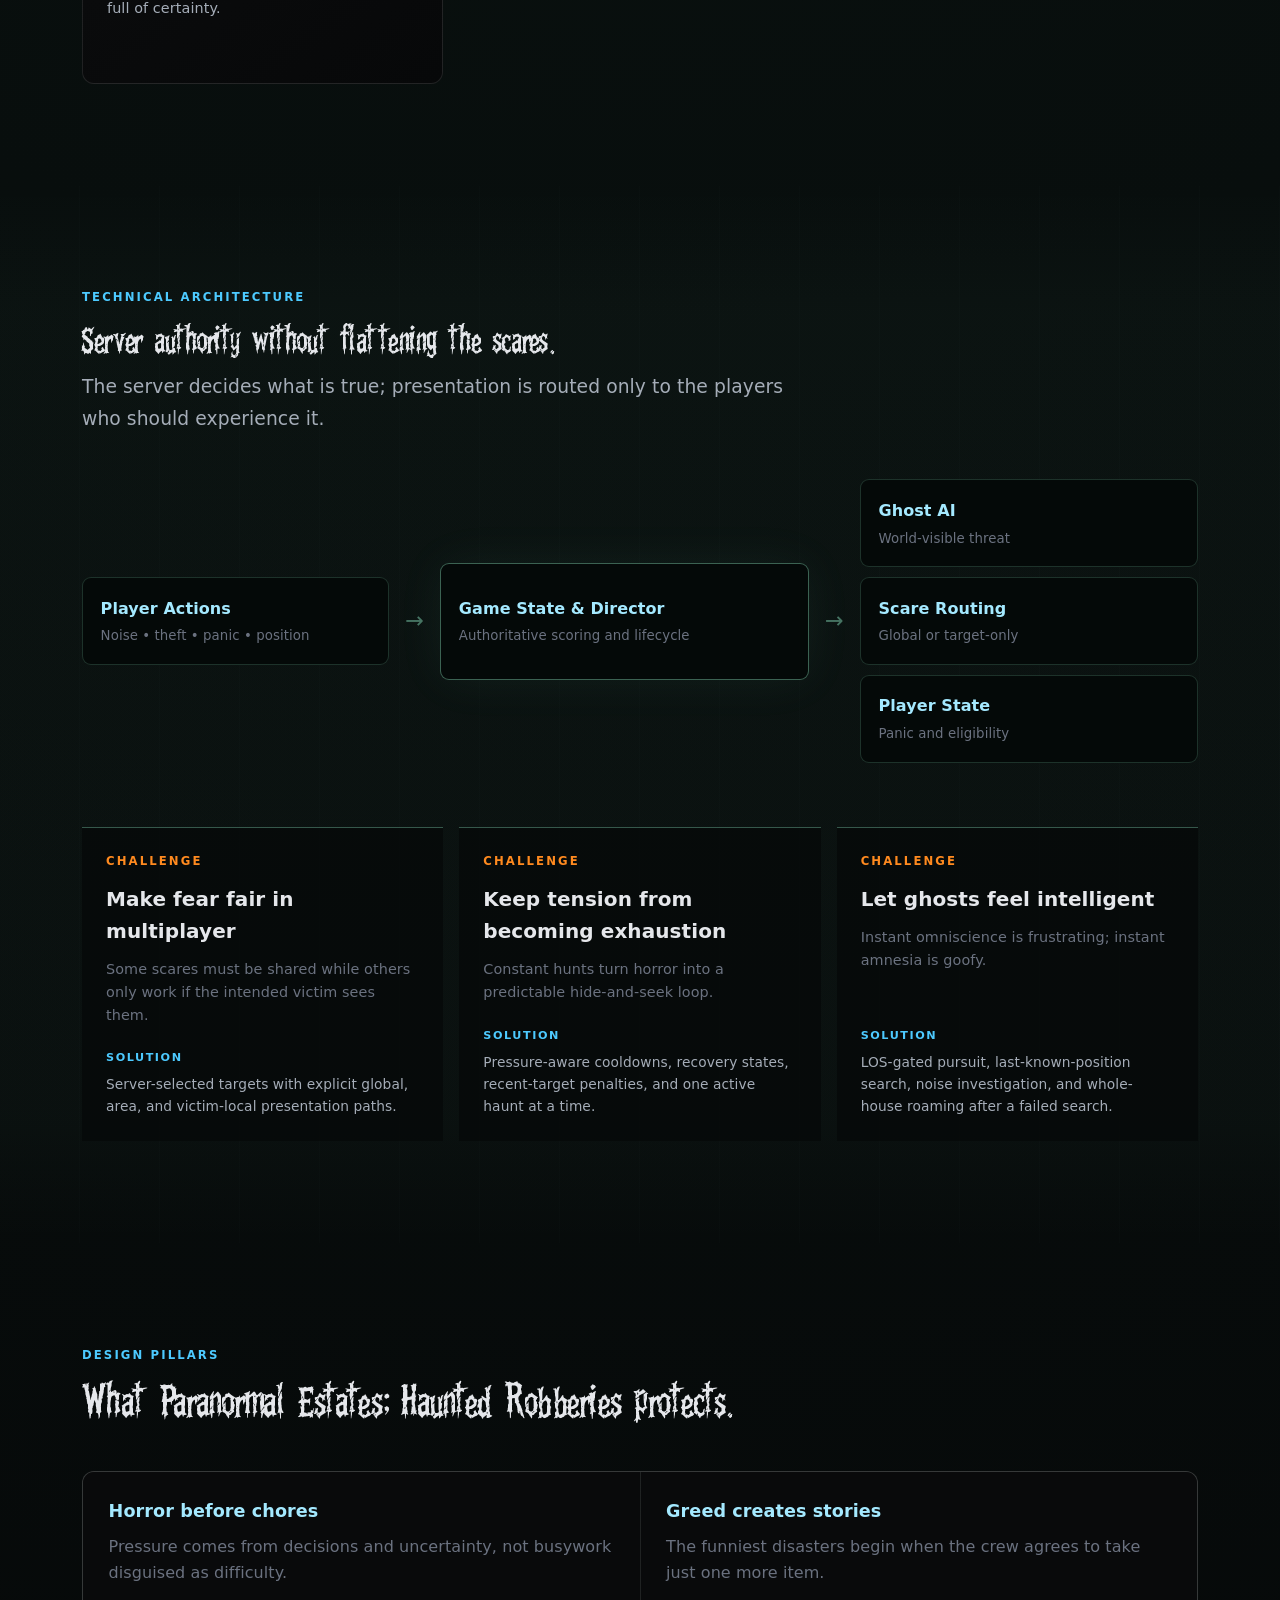
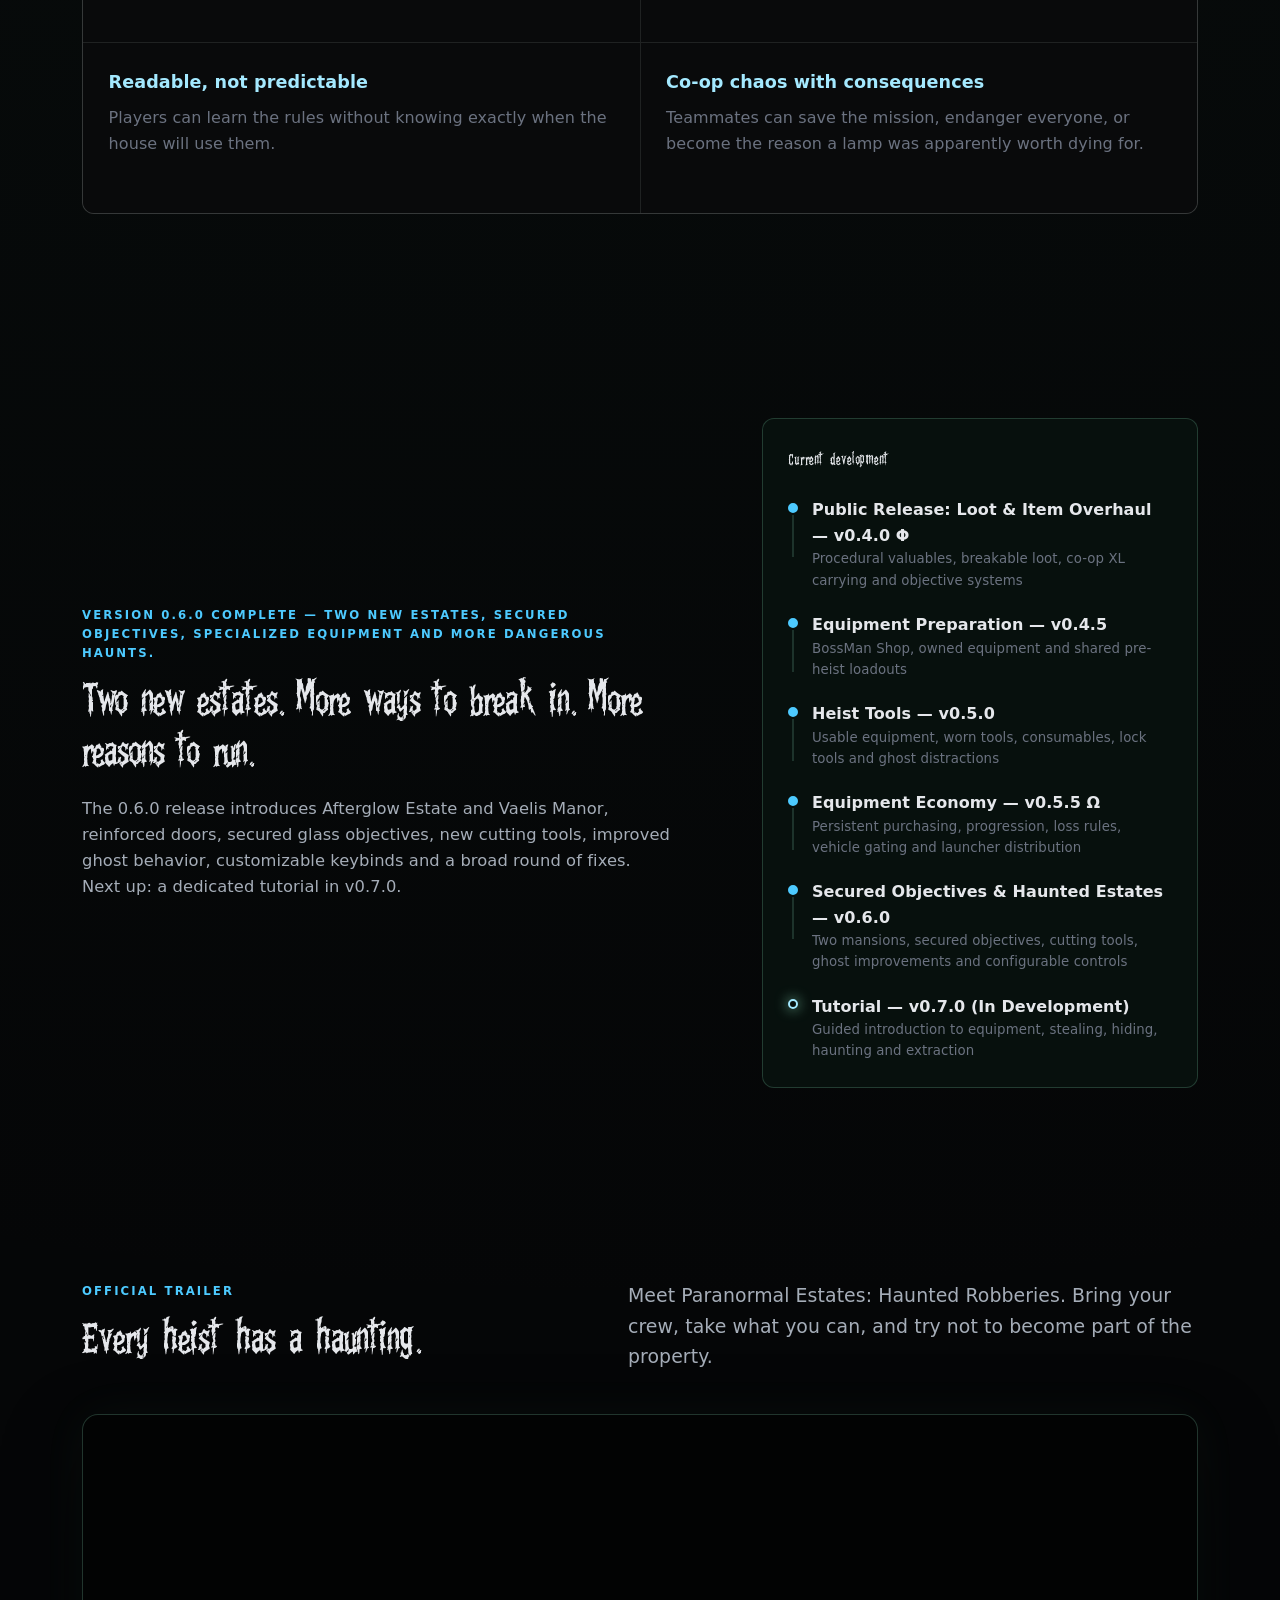
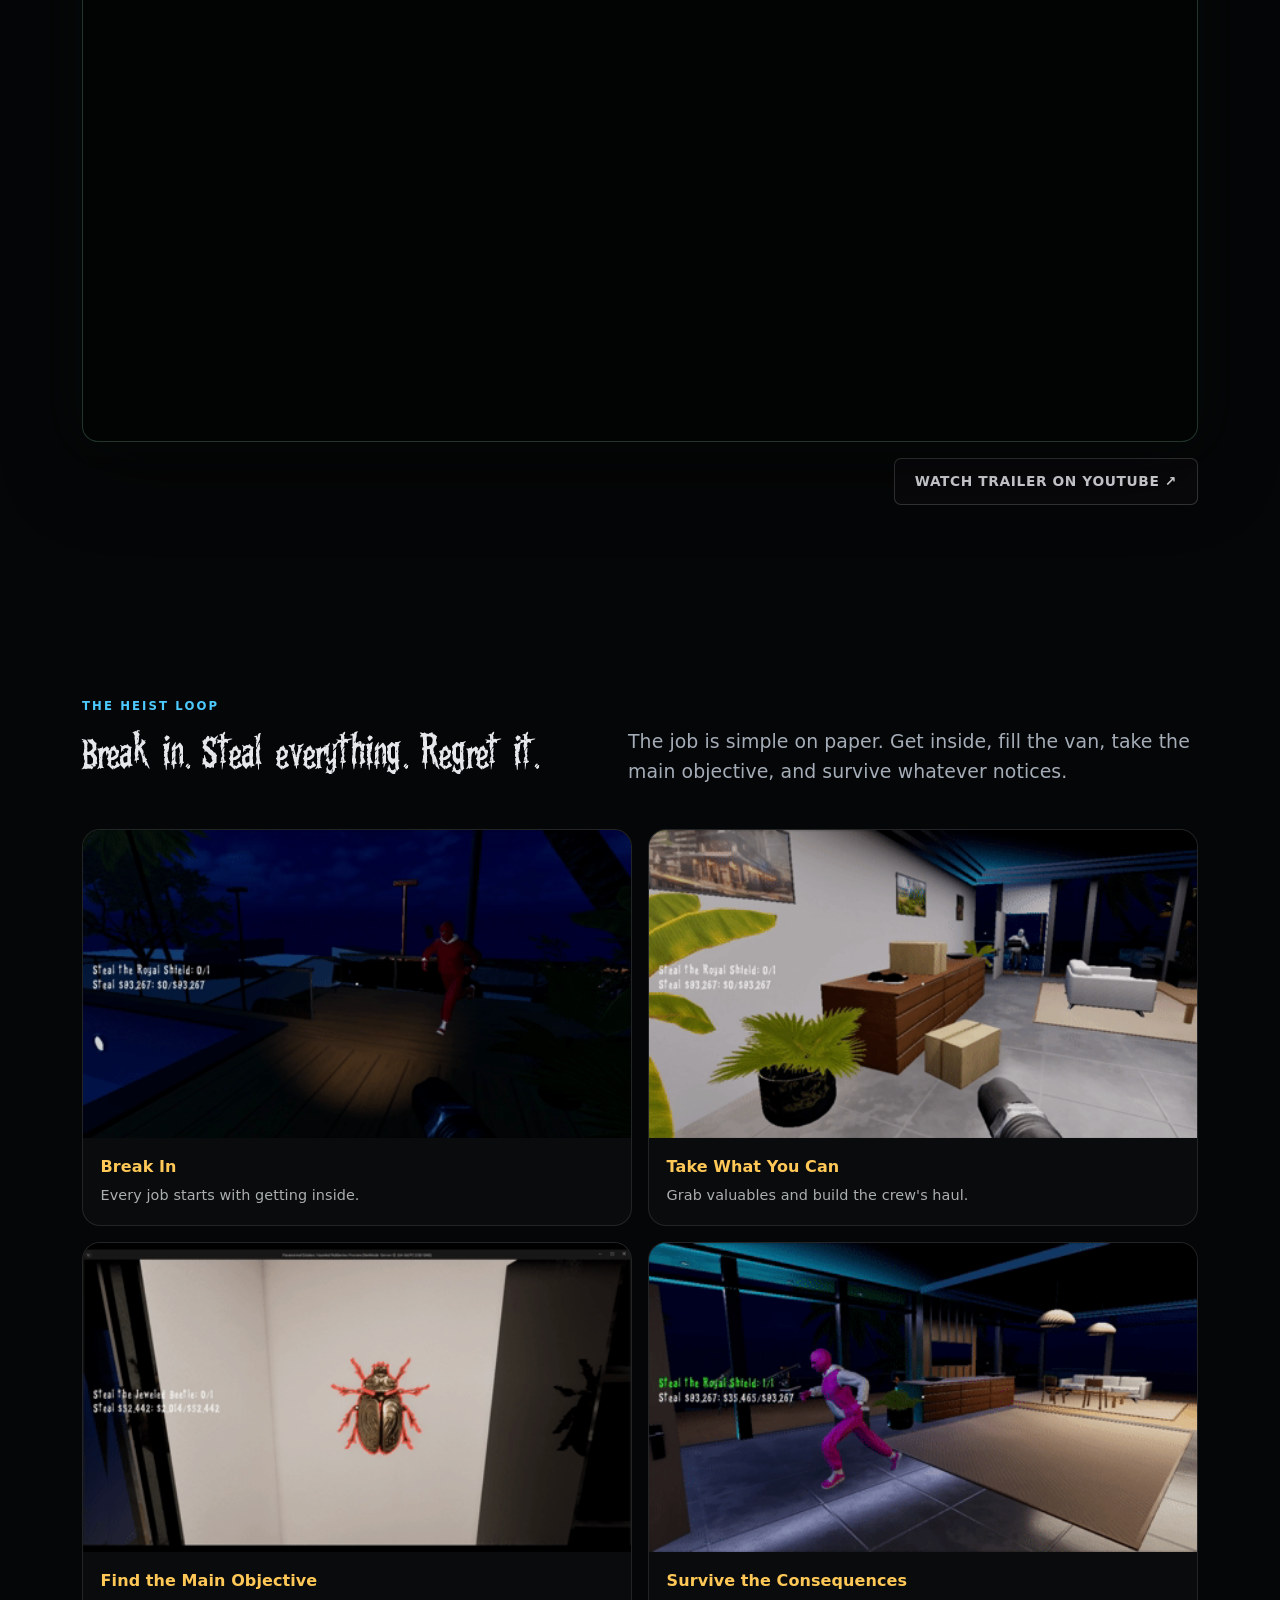
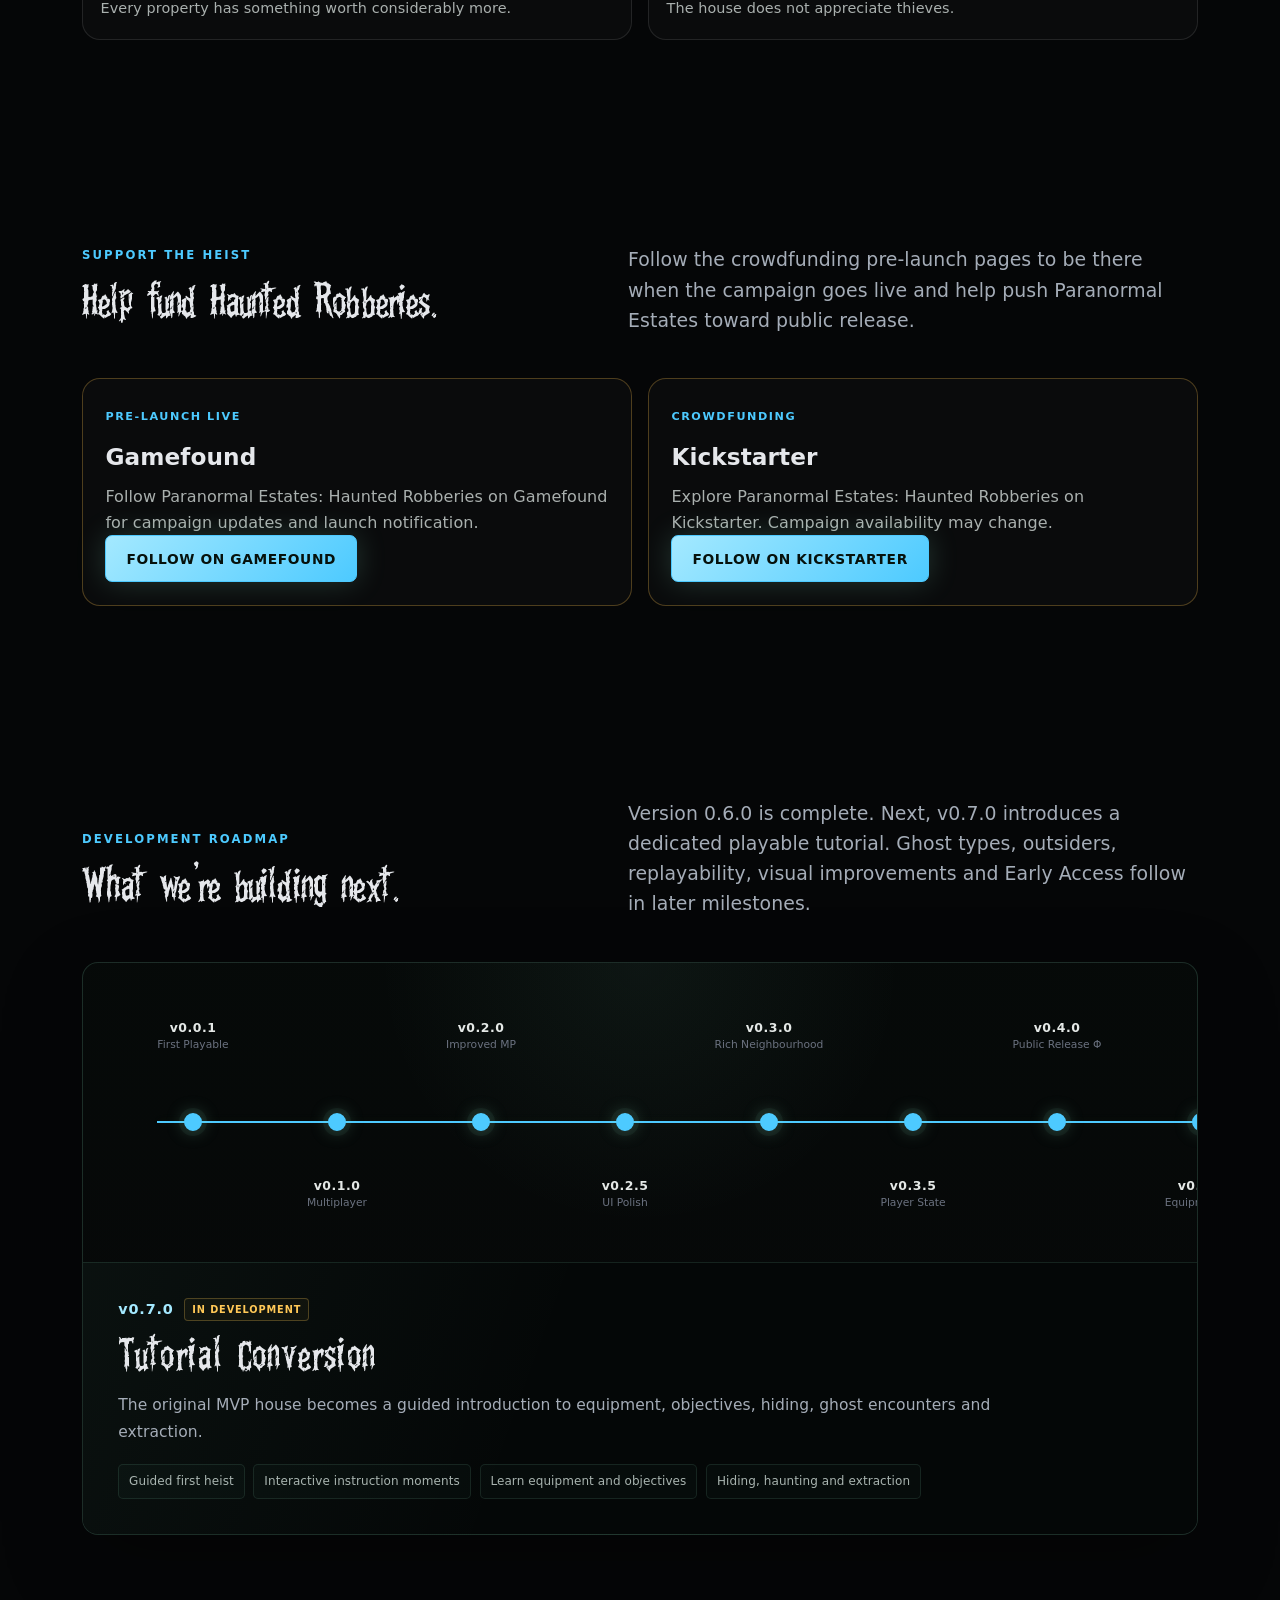
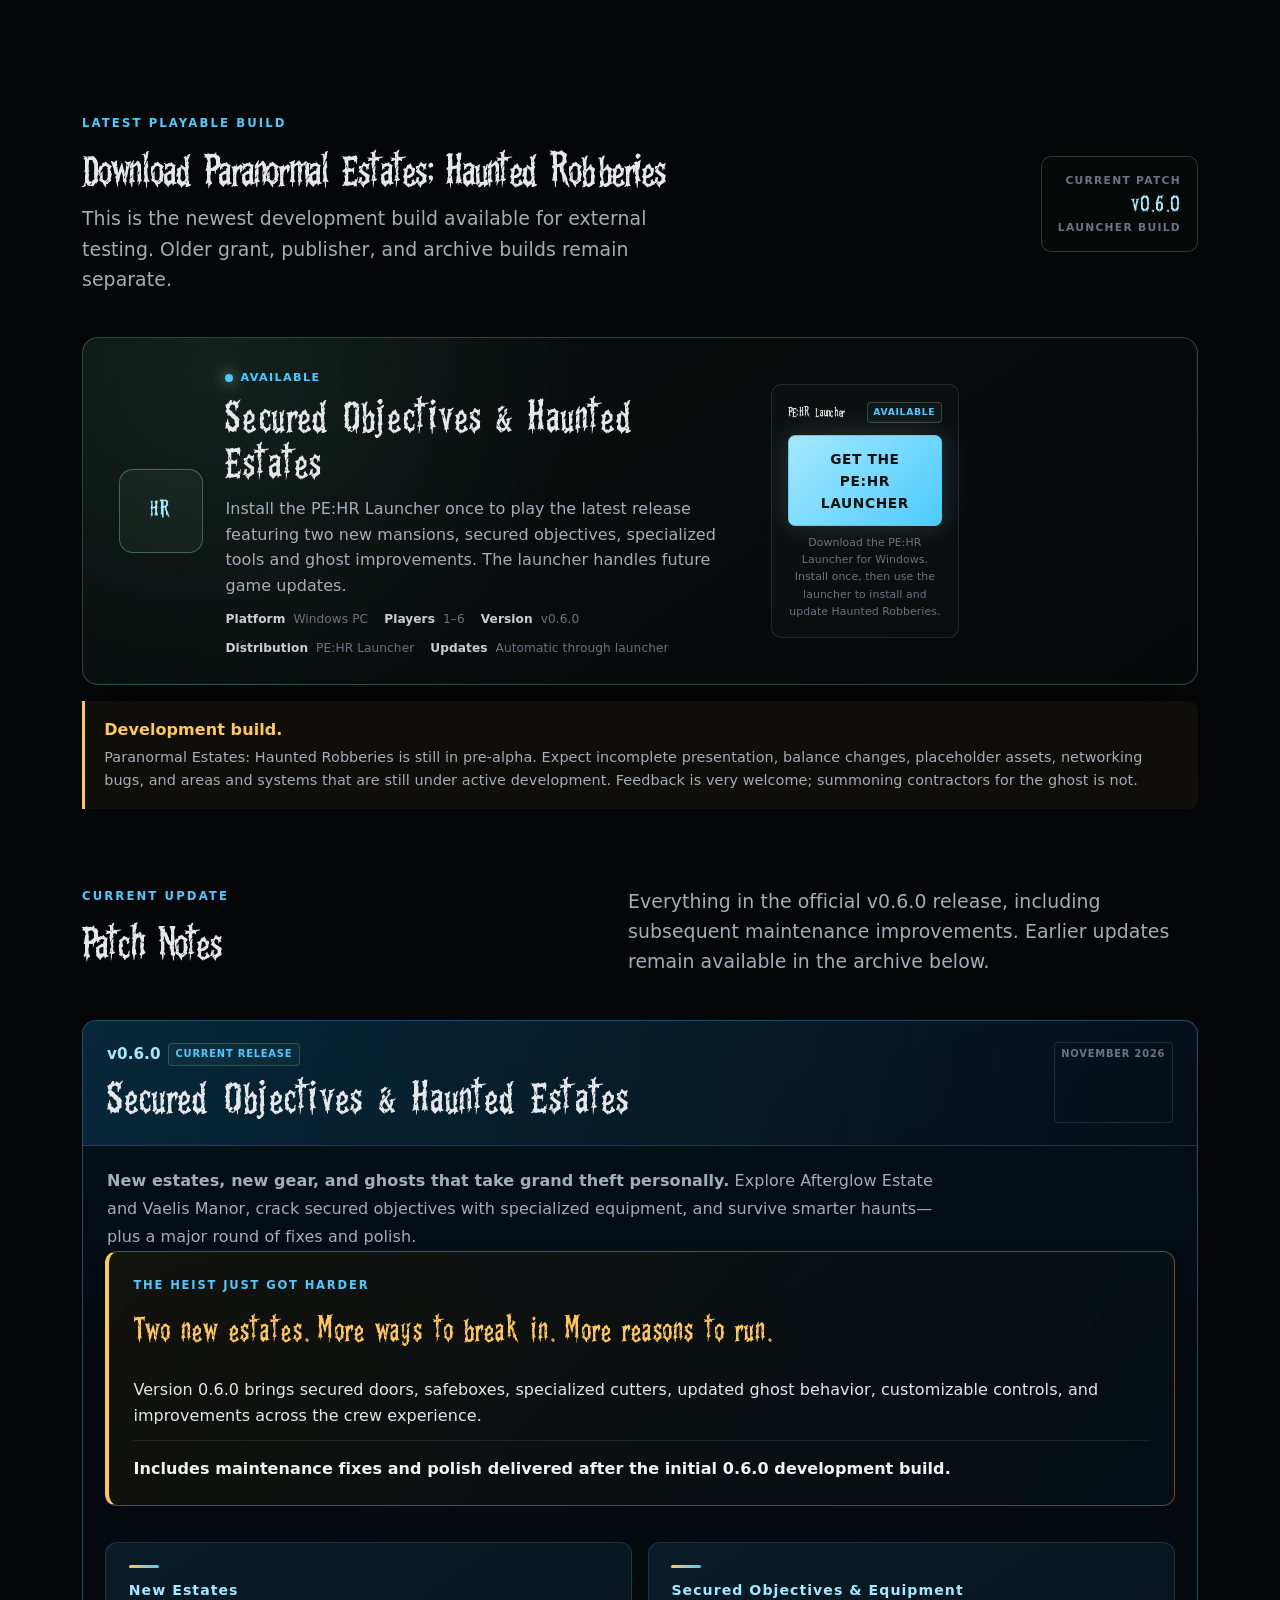
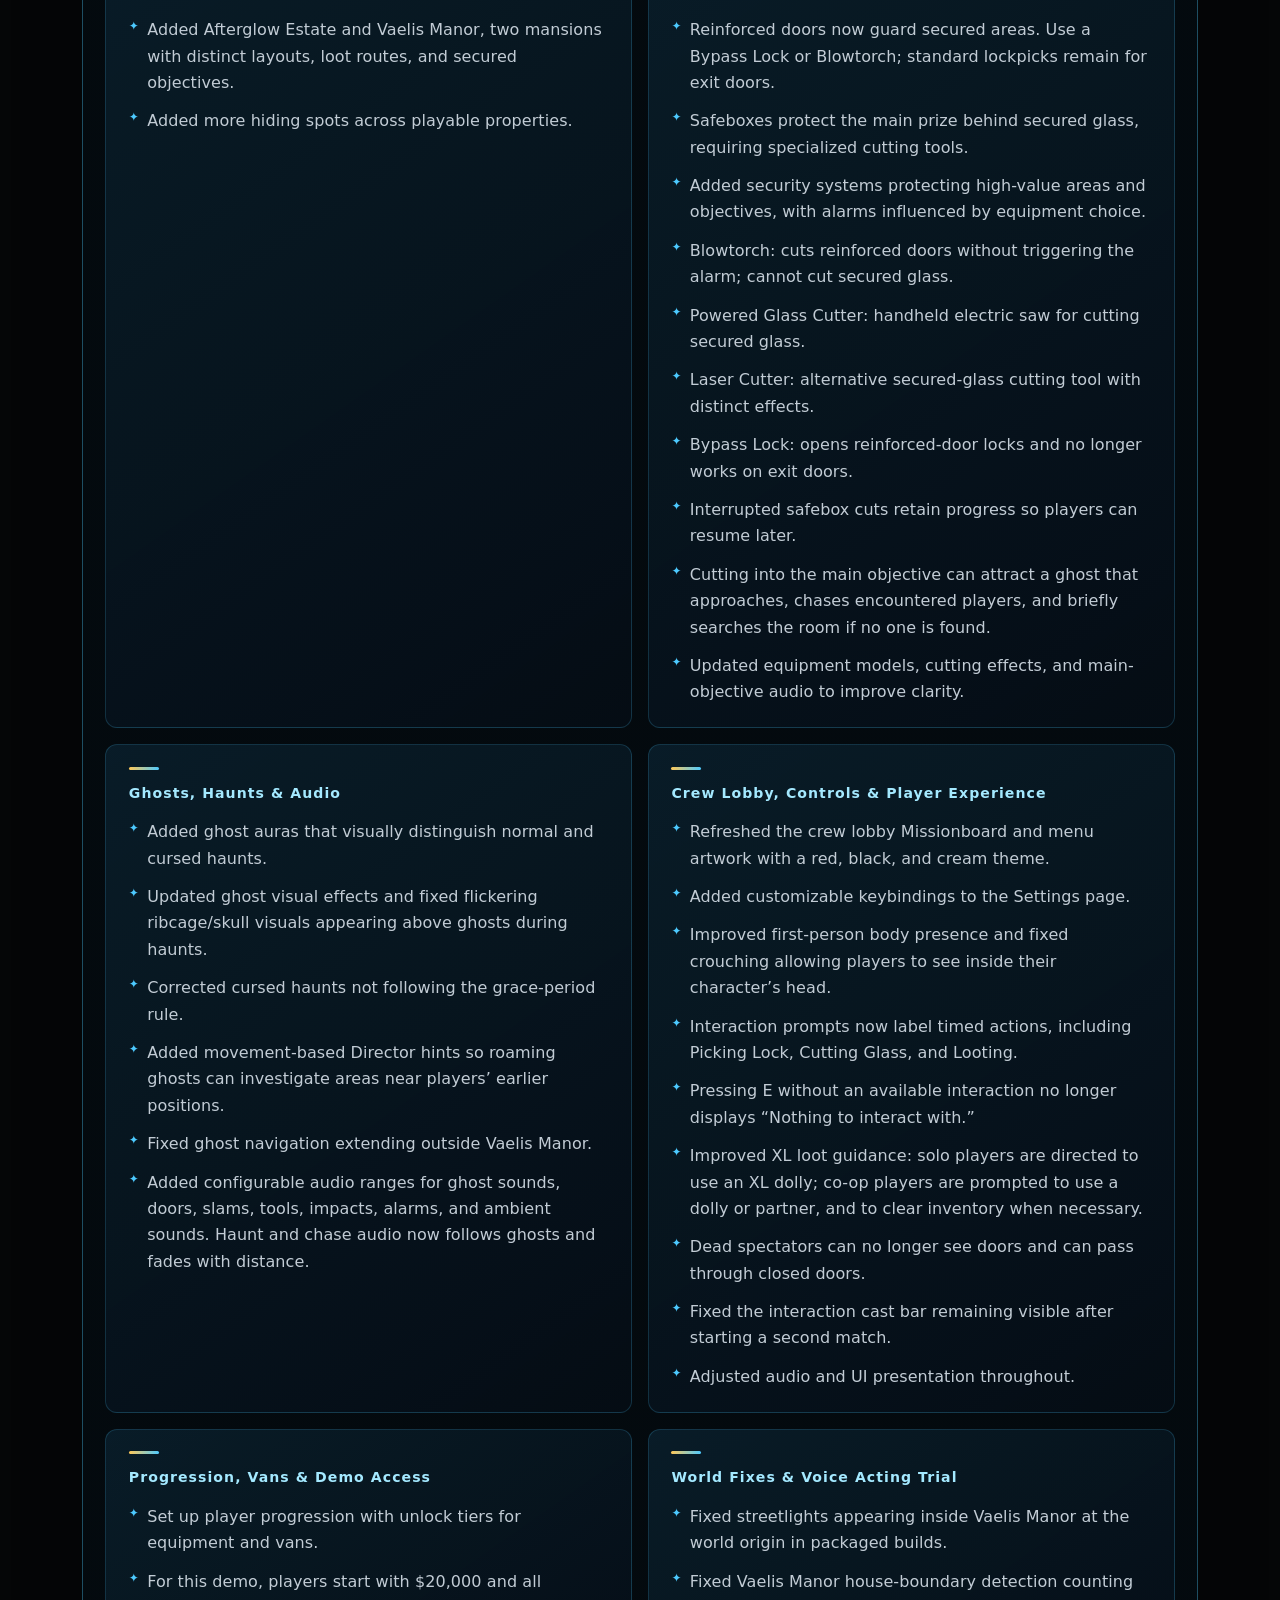
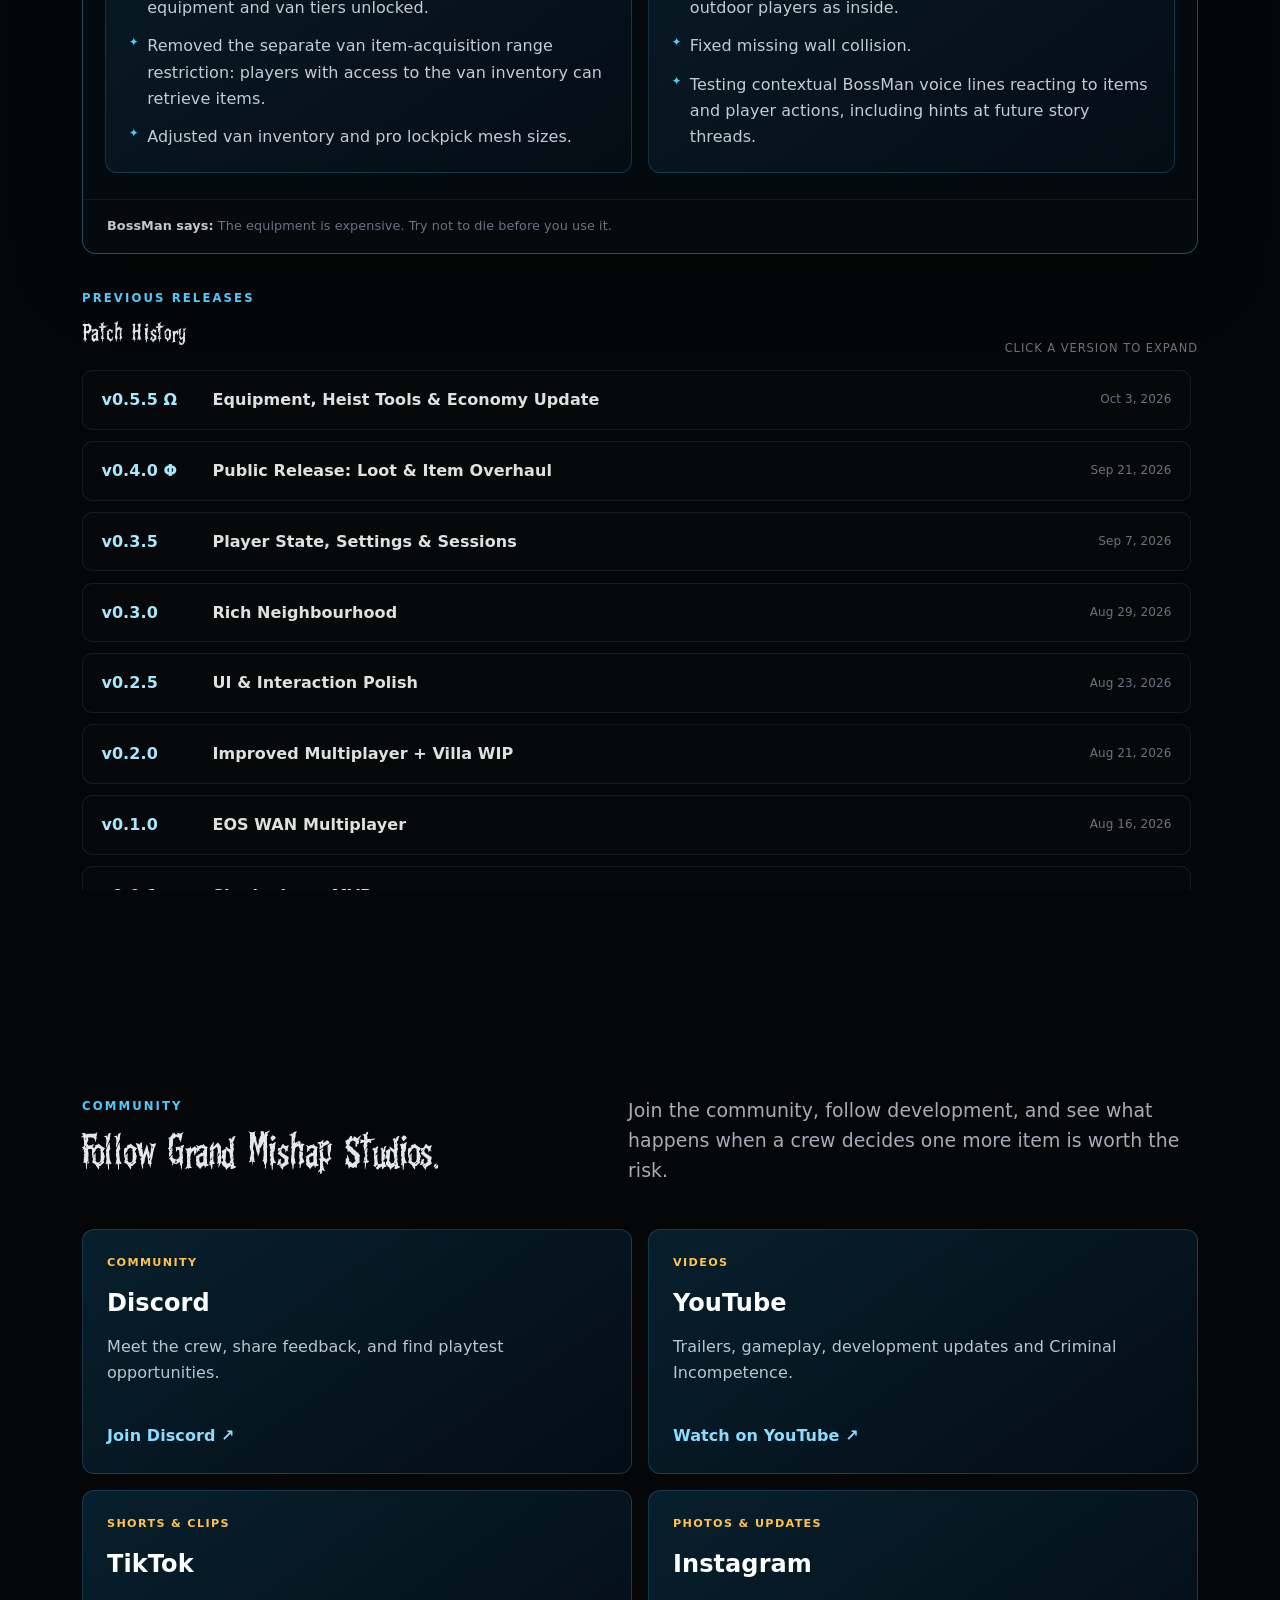
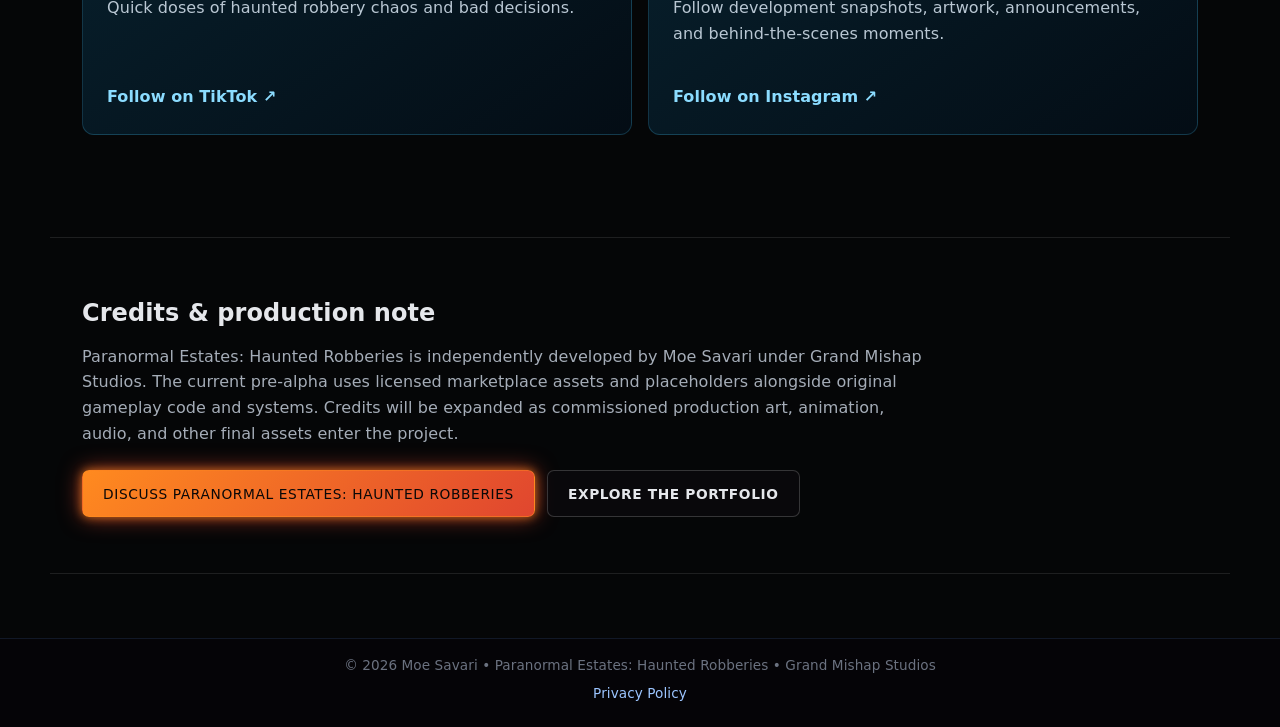
<file: haunted-heists.html>
<!DOCTYPE html>

<html lang="en">
<head>
<meta charset="utf-8"/>
<meta content="width=device-width, initial-scale=1.0" name="viewport"/>
<meta content="Paranormal Estates: Haunted Robberies — v0.6.0. New haunted estates, secured objectives, specialist tools, ghost improvements and customizable controls." name="description"/>
<title>Paranormal Estates: Haunted Robberies — v0.6.0</title>
<link href="style.css?v=10" rel="stylesheet"/>
<link href="hh-builds.css?v=4" rel="stylesheet"/>
<link href="assets/grand-mishap_favicon_32x32.png" rel="icon" sizes="32x32" type="image/png"/>
<link href="assets/grand-mishap_favicon_16x16.png" rel="icon" sizes="16x16" type="image/png"/>
<link href="assets/grand-mishap_favicon.ico" rel="shortcut icon"/>
<meta content="https://grandmishap.com/assets/pehr-social-card.png" property="og:image"/><meta content="Paranormal Estates: Haunted Robberies" property="og:title"/><meta content="Steal. Survive. Get out. A 1–6 player co-op horror extraction game." property="og:description"/></head>
<body class="haunted-page">
<a class="skip-link" href="#main-content">Skip to main content</a>
<nav aria-label="Primary navigation" class="top-nav haunted-nav">
<div class="nav-inner">
<a aria-label="Return to Moe Savari's portfolio" class="nav-brand" href="index.html">
<img alt="" class="brand-logo" src="assets/grand-mishap-logo.svg"/>
<span class="brand-text">Moe Savari</span>
</a>
<div class="nav-links">
<a href="#overview">Overview</a>
<a href="#systems">Systems</a>
<a href="#architecture">Architecture</a>
<a href="#status">Status</a>
<a href="#showcase">Showcase</a>
<a href="#roadmap">Roadmap</a>
<a href="#build">Build</a>
<a href="#community">Community</a>
<a href="index.html">Portfolio</a>
</div>
</div>
</nav>
<header class="hh-hero">
<div aria-hidden="true" class="hh-hero-art" style="background-image:url('assets/pehr/Full_Illustration_Artwork_for_web-02-01.jpg');"></div>
<div aria-hidden="true" class="hh-hero-shade"></div>
<div class="hh-hero-inner">
<div class="hh-hero-copy">
<p class="eyebrow spectral">A co-op horror extraction game</p>
<h1><span class="hero-title-franchise hero-title-franchise-level">Paranormal Estates:</span><span class="hero-title-game hero-title-game-level">Haunted Robberies</span></h1>
<p class="hh-hook">
                    Break in. Take everything worth stealing. Get out before your greed wakes the house.
                </p>
<div aria-label="Project facts" class="hh-meta-row" role="group">
<span>1–6 Players</span><span>Unreal Engine 5.7</span><span>C++ &amp; Blueprints</span><span>PC</span>
</div>
<div class="hero-actions"><a class="btn spectral-btn" href="#build">Download PE:HR Launcher</a><a class="btn secondary" href="#support">Follow Crowdfunding</a><a class="btn secondary" href="index.html">Back to Portfolio</a></div>
</div>
<aside class="hh-status-card">
<span class="proof-kicker">Development status</span>
<strong>v0.6.0 — Latest Release</strong>
<p>Two new haunted estates, secured objectives, specialist cutting tools, updated ghost behavior and customizable controls. Development now focuses on the v0.7.0 tutorial.</p>
<div class="status-line"><span></span> Pre-alpha</div>
</aside>
</div>
</header>
<main id="main-content">
<section class="section hh-overview" id="overview">
<div class="section-header split-header">
<div>
<p class="eyebrow spectral">The pitch</p>
<h2>Greed is the difficulty setting.</h2>
</div>
<p class="section-lede">
                    Paranormal Estates: Haunted Robberies is a cooperative horror game about thieves, not investigators.
                    Every stolen item raises the stakes, and the safest exit is always one valuable away from being a terrible idea.
                </p>
</div>
<div aria-label="Core gameplay loop" class="loop-grid" role="group">
<article><span>01</span><h3>Case the Property</h3><p>Arrive at the vehicle, choose equipment, and identify a way inside.</p></article>
<article><span>02</span><h3>Break In</h3><p>Hack or lockpick entry points while noise and time begin working against the crew.</p></article>
<article><span>03</span><h3>Steal Everything</h3><p>Search rooms, manage limited inventory space, and deposit secured loot in the van.</p></article>
<article><span>04</span><h3>Survive the House</h3><p>Respond to escalating events, hunts, panic, and a ghost that learns where players have been.</p></article>
<article><span>05</span><h3>Extract</h3><p>Escape with the crew—or leave with fewer people and one extremely expensive vase.</p></article>
</div>
</section>
<section class="section hh-role-section">
<div class="role-card">
<div>
<p class="eyebrow">My role</p>
<h2 class="pe-display-heading">Solo developer from concept to playable MVP.</h2>
</div>
<p>I lead the game design, C++ architecture, Blueprint integration, multiplayer systems, AI behavior, UI implementation, technical design, production planning, and day-to-day development. Marketplace and commissioned assets support production while the core gameplay architecture and systems remain custom-built.</p>
</div>
<div class="metric-grid">
<div><strong>1–6</strong><span>networked players</span></div>
<div><strong>9</strong><span>ghost AI states</span></div>
<div><strong>4</strong><span>inventory slots</span></div>
<div><strong>1</strong><span>very angry house</span></div>
</div>
</section>
<section class="section" id="systems">
<div class="section-header">
<p class="eyebrow spectral">Gameplay systems</p>
<h2>The house reacts to what players do.</h2>
<p class="section-subtitle">The horror is systemic: player behavior feeds pressure, pressure shapes events, and events change how the crew moves through the property.</p>
</div>
<div class="system-grid">
<article class="system-card featured-system">
<span class="system-icon">D</span>
<h3>Adaptive Director</h3>
<p>
                        A server-authoritative Director scores eligible players using panic, threat pressure,
                        recent targeting, and house state. It paces scares and hunts while protecting against repetitive targeting and overlapping haunts.
                    </p>
<ul class="compact-list">
<li>Weighted target selection</li>
<li>Adaptive cooldowns and recovery windows</li>
<li>Global and victim-specific event routing</li>
</ul>
</article>
<article class="system-card">
<span class="system-icon">AI</span>
<h3>Ghost State Machine</h3>
<p>Ghosts roam, investigate noise, chase on confirmed sight, search last-known locations, interact with doors, and return to whole-house roaming when the trail goes cold.</p>
</article>
<article class="system-card">
<span class="system-icon">P</span>
<h3>Panic &amp; House Activity</h3>
<p>Player panic drives vulnerability while House Activity preserves the consequences of theft. The crew can recover; the house does not forget.</p>
</article>
<article class="system-card">
<span class="system-icon">L</span>
<h3>Loot &amp; Inventory</h3>
<p>Items have size, weight, hidden value, world interaction, replicated pickup/drop behavior, van storage, and a final extraction reveal.</p>
</article>
<article class="system-card">
<span class="system-icon">E</span>
<h3>Environmental Horror</h3>
<p>Door slams, mirror apparitions, screams, light chases, breaker failures, and house audio are routed through shared scare rules instead of isolated jump-scare scripts.</p>
</article>
<article class="system-card">
<span class="system-icon">UI</span>
<h3>Minimal Information</h3>
<p>Loot value and panic stay hidden during the robbery. Players read the world, their teammates, and sound—not a dashboard full of certainty.</p>
</article>
</div>
</section>
<section class="section architecture-section" id="architecture">
<div class="section-header">
<p class="eyebrow spectral">Technical architecture</p>
<h2>Server authority without flattening the scares.</h2>
<p class="section-subtitle">The server decides what is true; presentation is routed only to the players who should experience it.</p>
</div>
<div aria-label="Paranormal Estates: Haunted Robberies gameplay architecture" class="architecture-flow" role="group">
<div class="arch-node arch-source"><span>Player Actions</span><small>Noise • theft • panic • position</small></div>
<span aria-hidden="true" class="arch-arrow">→</span>
<div class="arch-node arch-core"><span>Game State &amp; Director</span><small>Authoritative scoring and lifecycle</small></div>
<span aria-hidden="true" class="arch-arrow">→</span>
<div class="arch-outputs">
<div class="arch-node"><span>Ghost AI</span><small>World-visible threat</small></div>
<div class="arch-node"><span>Scare Routing</span><small>Global or target-only</small></div>
<div class="arch-node"><span>Player State</span><small>Panic and eligibility</small></div>
</div>
</div>
<div class="challenge-grid">
<article>
<p class="eyebrow">Challenge</p>
<h3>Make fear fair in multiplayer</h3>
<p>Some scares must be shared while others only work if the intended victim sees them.</p>
<div class="solution"><b>Solution</b><span>Server-selected targets with explicit global, area, and victim-local presentation paths.</span></div>
</article>
<article>
<p class="eyebrow">Challenge</p>
<h3>Keep tension from becoming exhaustion</h3>
<p>Constant hunts turn horror into a predictable hide-and-seek loop.</p>
<div class="solution"><b>Solution</b><span>Pressure-aware cooldowns, recovery states, recent-target penalties, and one active haunt at a time.</span></div>
</article>
<article>
<p class="eyebrow">Challenge</p>
<h3>Let ghosts feel intelligent</h3>
<p>Instant omniscience is frustrating; instant amnesia is goofy.</p>
<div class="solution"><b>Solution</b><span>LOS-gated pursuit, last-known-position search, noise investigation, and whole-house roaming after a failed search.</span></div>
</article>
</div>
</section>
<section class="section principles-section">
<div class="section-header">
<p class="eyebrow spectral">Design pillars</p>
<h2>What Paranormal Estates: Haunted Robberies protects.</h2>
</div>
<div class="principles-grid">
<article><strong>Horror before chores</strong><p>Pressure comes from decisions and uncertainty, not busywork disguised as difficulty.</p></article>
<article><strong>Greed creates stories</strong><p>The funniest disasters begin when the crew agrees to take just one more item.</p></article>
<article><strong>Readable, not predictable</strong><p>Players can learn the rules without knowing exactly when the house will use them.</p></article>
<article><strong>Co-op chaos with consequences</strong><p>Teammates can save the mission, endanger everyone, or become the reason a lamp was apparently worth dying for.</p></article>
</div>
</section>
<section class="section status-section" id="status">
<div class="status-copy">
<p class="eyebrow spectral">VERSION 0.6.0 COMPLETE — TWO NEW ESTATES, SECURED OBJECTIVES, SPECIALIZED EQUIPMENT AND MORE DANGEROUS HAUNTS.</p>
<h2 class="pe-display-heading">Two new estates. More ways to break in. More reasons to run.</h2>
<p>The 0.6.0 release introduces Afterglow Estate and Vaelis Manor, reinforced doors, secured glass objectives, new cutting tools, improved ghost behavior, customizable keybinds and a broad round of fixes. Next up: a dedicated tutorial in v0.7.0.</p>
</div>
<div class="roadmap-card">
<h3>Current development</h3>
<ul class="roadmap-list"><li class="done"><span></span><div><b>Public Release: Loot &amp; Item Overhaul — v0.4.0 Φ</b><small>Procedural valuables, breakable loot, co-op XL carrying and objective systems</small></div></li><li class="done"><span></span><div><b>Equipment Preparation — v0.4.5</b><small>BossMan Shop, owned equipment and shared pre-heist loadouts</small></div></li><li class="done"><span></span><div><b>Heist Tools — v0.5.0</b><small>Usable equipment, worn tools, consumables, lock tools and ghost distractions</small></div></li><li class="done"><span></span><div><b>Equipment Economy — v0.5.5 Ω</b><small>Persistent purchasing, progression, loss rules, vehicle gating and launcher distribution</small></div></li><li class="done"><span></span><div><b>Secured Objectives &amp; Haunted Estates — v0.6.0</b><small>Two mansions, secured objectives, cutting tools, ghost improvements and configurable controls</small></div></li><li class="active"><span></span><div><b>Tutorial — v0.7.0 (In Development)</b><small>Guided introduction to equipment, stealing, hiding, haunting and extraction</small></div></li></ul>
</div>
</section>
<!--
            PUBLIC BUILD CONFIG
            Version convention:
              Feature/content milestone: 0.X.0
              Bug fix/balance patch:     0.X.Y
              Full commercial release:   1.0.0

            When the build is ready:
              1. Replace href="#" on the download button with the direct ZIP URL.
              2. Remove build-download-disabled and aria-disabled.
              3. Update file size and release date.
              4. Move "Preparing release" to "Available".
        -->
<section class="section hh-video-section" id="showcase"><div class="section-header split-header"><div><p class="eyebrow spectral">Official trailer</p><h2>Every heist has a haunting.</h2></div><p class="section-lede">Meet Paranormal Estates: Haunted Robberies. Bring your crew, take what you can, and try not to become part of the property.</p></div><div class="hh-video-frame"><iframe allow="accelerometer; autoplay; clipboard-write; encrypted-media; gyroscope; picture-in-picture; web-share" allowfullscreen="" loading="lazy" referrerpolicy="strict-origin-when-cross-origin" src="https://www.youtube-nocookie.com/embed/cDC_WhoYZkE" title="Paranormal Estates: Haunted Robberies — Official Trailer"></iframe></div><div class="trailer-link"><a class="btn secondary" href="https://youtu.be/cDC_WhoYZkE" rel="noopener noreferrer" target="_blank">Watch trailer on YouTube ↗</a></div></section><section class="section heist-loop-showcase" id="heist-loop">
<div class="section-header split-header">
<div><p class="eyebrow spectral">The heist loop</p><h2>Break in. Steal everything. Regret it.</h2></div>
<p class="section-lede">The job is simple on paper. Get inside, fill the van, take the main objective, and survive whatever notices.</p>
</div>
<div class="heist-gif-grid">
<figure><img alt="A thief breaking into a haunted estate at night" loading="lazy" src="assets/pehr-breaking-in.gif"/><figcaption><b>Break In</b><span>Every job starts with getting inside.</span></figcaption></figure>
<figure><img alt="A player stealing valuables inside an estate" loading="lazy" src="assets/pehr-stealing-loot.gif"/><figcaption><b>Take What You Can</b><span>Grab valuables and build the crew's haul.</span></figcaption></figure>
<figure><img alt="The Royal Shield main objective highlighted inside the estate" loading="lazy" src="assets/pehr-main-objective.gif"/><figcaption><b>Find the Main Objective</b><span>Every property has something worth considerably more.</span></figcaption></figure>
<figure><img alt="A thief running from a ghost during a haunt" loading="lazy" src="assets/pehr-getting-haunted.gif"/><figcaption><b>Survive the Consequences</b><span>The house does not appreciate thieves.</span></figcaption></figure>
</div>
</section>
<section class="section support-section" id="support">
<div class="section-header split-header">
<div><p class="eyebrow spectral">Support the heist</p><h2>Help fund Haunted Robberies.</h2></div>
<p class="section-lede">Follow the crowdfunding pre-launch pages to be there when the campaign goes live and help push Paranormal Estates toward public release.</p>
</div>
<div class="support-grid">
<article class="support-card live">
<span class="support-state">PRE-LAUNCH LIVE</span>
<h3>Gamefound</h3>
<p>Follow Paranormal Estates: Haunted Robberies on Gamefound for campaign updates and launch notification.</p>
<a class="btn spectral-btn" href="https://gamefound.com/en/projects/thehurrikayne/paranormal-estates-haunted-robberies" rel="noopener" target="_blank">Follow on Gamefound</a>
</article>
<article class="support-card live">
<span class="support-state">CROWDFUNDING</span>
<h3>Kickstarter</h3>
<p>Explore Paranormal Estates: Haunted Robberies on Kickstarter. Campaign availability may change.</p>
<a class="btn spectral-btn" href="https://www.kickstarter.com/projects/grandmishap/paranormal-estates-haunted-robberies?category_id=35" rel="noopener noreferrer" target="_blank">Follow on Kickstarter</a>
</article>
</div>
</section><section class="section roadmap-section" id="roadmap">
<div class="section-header split-header roadmap-header">
<div>
<p class="eyebrow spectral">Development roadmap</p>
<h2>What we're building next.</h2>
</div>
<p class="section-lede">Version 0.6.0 is complete. Next, v0.7.0 introduces a dedicated playable tutorial. Ghost types, outsiders, replayability, visual improvements and Early Access follow in later milestones.</p>
</div>
<div class="roadmap-shell">
<div aria-label="Paranormal Estates: Haunted Robberies development roadmap" class="roadmap-scroll">
<div aria-label="Roadmap milestones" class="roadmap-track" role="tablist"><div aria-hidden="true" class="roadmap-line"></div><button aria-selected="false" class="position-top complete roadmap-node" data-description="The first playable Paranormal Estates: Haunted Robberies build established the core robbery loop: enter a haunted property, steal valuables, survive supernatural pressure, and escape with the score." data-highlights="Core movement and interaction|Early theft and extraction loop|Initial ghost and scare systems" data-status="Released" data-title="First Playable" data-version="v0.0.1" role="tab" type="button"><span class="roadmap-label"><b>v0.0.1</b><small>First Playable</small></span><span class="roadmap-dot"></span></button><button aria-selected="false" class="complete position-bottom roadmap-node" data-description="Paranormal Estates: Haunted Robberies became an online co-op game. This milestone introduced the first multiplayer build and proved that separate players could enter the same robbery together." data-highlights="First multiplayer build|Early Host and Join flow|Initial co-op testing" data-status="Released" data-title="First Multiplayer Build" data-version="v0.1.0" role="tab" type="button"><span class="roadmap-dot"></span><span class="roadmap-label"><b>v0.1.0</b><small>Multiplayer</small></span></button><button aria-selected="false" class="position-top complete roadmap-node" data-description="The multiplayer foundation expanded toward a proper room-based lobby experience, with session browsing and continued work toward reliable WAN play. Development of the larger Modern Villa also began during this milestone." data-highlights="Room-based session direction|Session browsing and Join controls|Modern Villa work in progress" data-status="Released" data-title="Improved Multiplayer" data-version="v0.2.0" role="tab" type="button"><span class="roadmap-label"><b>v0.2.0</b><small>Improved MP</small></span><span class="roadmap-dot"></span></button><button aria-selected="false" class="complete position-bottom roadmap-node" data-description="This update focuses on making the multiplayer front end and moment-to-moment interaction feel cleaner and more reliable. Host and Join presentation, visual consistency, replicated map selection, hover language, and extraction/back-door interaction issues are brought into one dedicated polish pass." data-highlights="Host/Join redesign|Visual consistency and hover language|Map-selection sync|Extraction and back-door interaction fixes" data-status="Released" data-title="UI &amp; Interaction Polish" data-version="v0.2.5" role="tab" type="button"><span class="roadmap-dot"></span><span class="roadmap-label"><b>v0.2.5</b><small>UI Polish</small></span></button><button aria-selected="false" class="position-top complete roadmap-node" data-description="Version 0.3.0 delivers the new Rich Neighbourhood contract as a complete playable map and expands the online, house-management, ghost-navigation, power, interaction, and stability foundations that future properties will build on." data-highlights="New Rich Neighbourhood contract|Steam WAN session support|Improved ghost cross-floor pursuit|Modular House Manager tools|Replicated randomized breakers" data-status="Released" data-title="Rich Neighbourhood" data-version="v0.3.0" role="tab" type="button"><span class="roadmap-label"><b>v0.3.0</b><small>Rich Neighbourhood</small></span><span class="roadmap-dot"></span></button><button aria-selected="false" class="complete position-bottom roadmap-node" data-description="Version 0.3.5 expands player feedback and multiplayer usability with rebuilt settings, panic accessibility controls, death spectating, public/private rooms, six-character access codes, improved session cleanup, and stronger Steam/EOS compatibility." data-highlights="Rebuilt Audio, Video and Controls settings|Panic audio/visual accessibility toggles|Death spectator mode|Private rooms and six-character codes|Steam/EOS session reliability" data-status="Released" data-title="Player State Polish" data-version="v0.3.5" role="tab" type="button"><span class="roadmap-dot"></span><span class="roadmap-label"><b>v0.3.5</b><small>Player State</small></span></button><button aria-selected="false" class="position-top complete roadmap-node" data-description="Version 0.4.0 α rebuilds the robbery's loot layer from spawning to extraction. Procedural valuables, breakable item value, four-slot inventory rules, cooperative XL carrying, objective tracking, and cursed main-objective behavior now share a stronger scalable item architecture." data-highlights="Procedural loot economy and randomized values|Breakable valuables with per-item degradation|Four-slot inventory with S/M/L/XL sizing|Two-player XL carrying and dolly support|Main-objective and cursed-haunt overhaul|Objective UI and color-coded interaction language" data-status="Released Φ Build" data-title="Public Release: Loot &amp; Item Overhaul" data-version="v0.4.0" role="tab" type="button"><span class="roadmap-label"><b>v0.4.0</b><small>Public Release Φ</small></span><span class="roadmap-dot"></span></button><button aria-selected="false" class="complete position-bottom roadmap-node" data-description="Pre-heist preparation becomes a real multiplayer system. Each job begins with an empty shared equipment pool, and players choose which owned items they want to contribute before the crew enters the property. Internal ownership tracking remains part of the supporting backlog." data-highlights="Empty shared equipment pool|Players contribute owned items|Pre-heist equipment UI|Internal ownership backlog" data-status="Released" data-title="Equipment Preparation UI" data-version="v0.4.5" role="tab" type="button"><span class="roadmap-dot"></span><span class="roadmap-label"><b>v0.4.5</b><small>Equipment UI</small></span></button><button aria-selected="false" class="position-top complete roadmap-node" data-description="The first real thief equipment lineup arrives. Tiered player items, consumables, traps, and other usable tools begin giving crews meaningful choices about how they enter, survive, recover, and deal with supernatural threats." data-highlights="Tiered player items|Consumables|Ghost traps|Usable heist equipment" data-status="Released" data-title="Heist Tools" data-version="v0.5.0" role="tab" type="button"><span class="roadmap-label"><b>v0.5.0</b><small>Heist Tools</small></span><span class="roadmap-dot"></span></button><button aria-selected="false" class="position-bottom roadmap-node complete" data-description="Version 0.5.5 Ω completes the equipment arc across 0.4.5, 0.5.0, and 0.5.5, connecting BossMan's shop, pre-heist loadouts, usable tools, equipment loss, vehicle progression, and persistent economy." data-highlights="BossMan Shop and persistent progression|Shared pre-heist equipment pool|Usable heist tools and worn equipment|Noise makers and ghost distractions|Equipment loss and crew recovery rules|Vehicle-tier and cargo progression" data-status="Released" data-title="Equipment, Heist Tools &amp; Economy Update" data-version="v0.5.5" role="tab" type="button"><span class="roadmap-dot"></span><span class="roadmap-label"><b>v0.5.5</b><small>Equipment Ω</small></span></button><button aria-selected="false" class="position-top roadmap-node complete" data-description="Added Afterglow Estate and Vaelis Manor, secured objectives, reinforced doors, safeboxes, specialized cutting tools, improved ghost behavior, customizable controls and extensive polish." data-highlights="Afterglow Estate and Vaelis Manor|Reinforced doors and safeboxes|Blowtorch and glass cutters|Normal/cursed ghost auras|Customizable keybinds" data-status="Released — Latest" data-title="Secured Objectives &amp; Haunted Estates" data-version="v0.6.0" role="tab" type="button"><span class="roadmap-label"><b>v0.6.0</b><small>Secured Estates</small></span><span class="roadmap-dot"></span></button><button aria-selected="true" class="position-bottom roadmap-node current" data-description="The original MVP house becomes a guided introduction to equipment, objectives, hiding, ghost encounters and extraction." data-highlights="Guided first heist|Interactive instruction moments|Learn equipment and objectives|Hiding, haunting and extraction" data-status="In Development" data-title="Tutorial Conversion" data-version="v0.7.0" role="tab" type="button"><span class="roadmap-dot"></span><span class="roadmap-label"><b>v0.7.0</b><small>Tutorial</small></span></button><button aria-selected="false" class="position-top roadmap-node planned" data-description="Ghosts begin behaving as distinct archetypes instead of interchangeable threats. Different supernatural types gain their own tendencies, strengths, weaknesses, and reactions, forcing crews to change how they play from one haunting to another." data-highlights="Distinct ghost archetypes|Different behavioral rules|New strengths and weaknesses|More varied counterplay" data-status="Planned" data-title="New Ghost Types" data-version="v0.8.0" role="tab" type="button"><span class="roadmap-label"><b>v0.8.0</b><small>Ghost Types</small></span><span class="roadmap-dot"></span></button><button aria-selected="false" class="position-bottom roadmap-node planned" data-description="Living complications enter the robbery. Rival thieves, police, and other external events can interrupt jobs and create situations where the crew must deal with both human problems and whatever is already haunting the property." data-highlights="Rival thieves|Police events|Other external encounters|Human and supernatural pressure" data-status="Planned" data-title="Outsiders" data-version="v0.9.0" role="tab" type="button"><span class="roadmap-dot"></span><span class="roadmap-label"><b>v0.9.0</b><small>Outsiders</small></span></button><button aria-selected="false" class="position-top roadmap-node planned" data-description="The content layer broadens beyond the initial properties. Additional maps, more procedural variation, and wider job progression are introduced to make repeat robberies feel less predictable and give players more reasons to keep building their criminal career." data-highlights="Additional maps|Procedural variety|Broader job progression|Greater replayability" data-status="Planned" data-title="Replayability &amp; Maps" data-version="v0.9.x" role="tab" type="button"><span class="roadmap-label"><b>v0.9.x</b><small>Replayability</small></span><span class="roadmap-dot"></span></button><button aria-selected="false" class="position-bottom roadmap-node planned" data-description="Characters and ghosts receive a major visual-quality pass as production resources allow. New models, stronger animation work, and broader art upgrades replace or improve temporary presentation so the game approaches its Early Access visual target." data-highlights="New character models|New ghost models|Animation polish|Broader art upgrades" data-status="Planned" data-title="Character / Ghost Visual Overhaul" data-version="v0.9.5" role="tab" type="button"><span class="roadmap-dot"></span><span class="roadmap-label"><b>v0.9.5</b><small>Visual Overhaul</small></span></button><button aria-selected="false" class="roadmap-finale position-top roadmap-node planned" data-description="Paranormal Estates: Haunted Robberies reaches its Early Access launch milestone. The focus is stabilization, balance, optimization, multiplayer reliability, and making sure the complete initial gameplay loop is coherent and ready for a wider public audience." data-highlights="Stabilization and QA|Balance pass|Optimization|Complete initial gameplay loop" data-status="Planned" data-title="Early Access" data-version="v1.0.0" role="tab" type="button"><span class="roadmap-label"><b>v1.0.0</b><small>Early Access</small></span><span class="roadmap-dot"></span></button></div>
</div>
<div aria-live="polite" class="roadmap-detail" id="roadmap-detail" role="tabpanel">
<div class="roadmap-detail-topline">
<span id="roadmap-detail-version">v0.7.0</span>
<span class="roadmap-detail-status current" id="roadmap-detail-status">In Development</span>
</div>
<h3 id="roadmap-detail-title">Tutorial Conversion</h3>
<p id="roadmap-detail-description">The original MVP house becomes a guided introduction to equipment, objectives, hiding, ghost encounters and extraction.</p>
<ul class="roadmap-detail-highlights" id="roadmap-detail-highlights"><li>Guided first heist</li><li>Interactive instruction moments</li><li>Learn equipment and objectives</li><li>Hiding, haunting and extraction</li></ul>
</div>
</div>
</section>
<section class="section build-section" id="build">
<div class="section-header split-header build-heading">
<div>
<p class="eyebrow spectral">Latest playable build</p>
<h2>Download Paranormal Estates: Haunted Robberies</h2>
<p class="section-lede">
                        This is the newest development build available for external testing.
                        Older grant, publisher, and archive builds remain separate.
                    </p>
</div>
<div aria-label="Latest build version" class="build-version-lockup">
<span>Current Patch</span>
<strong>v0.6.0</strong>
<small>Launcher Build</small>
</div>
</div>
<div class="build-card current-build">
<div class="build-card-main">
<div aria-hidden="true" class="build-mark">HR</div>
<div class="build-copy">
<div class="build-status available"><span></span> Available</div>
<h3>Secured Objectives &amp; Haunted Estates</h3>
<p>Install the PE:HR Launcher once to play the latest release featuring two new mansions, secured objectives, specialized tools and ghost improvements. The launcher handles future game updates.</p>
<div aria-label="Build details" class="build-meta"><span><b>Platform</b> Windows PC</span><span><b>Players</b> 1–6</span><span><b>Version</b> v0.6.0</span><span><b>Distribution</b> PE:HR Launcher</span><span><b>Updates</b> Automatic through launcher</span></div>
</div>
</div>
<div class="build-card-actions"><div class="build-platform-slot launcher-slot">
<div class="build-platform-head"><strong>PE:HR Launcher</strong><span class="build-platform-status available">Available</span></div>
<a class="btn spectral-btn launcher-download" href="https://downloads.grandmishap.com/ParanormalEstatesLauncher.exe" rel="noopener" target="_blank">Get the PE:HR Launcher</a>
<small>Download the PE:HR Launcher for Windows. Install once, then use the launcher to install and update Haunted Robberies.</small>
</div></div>
</div>
<div class="build-warning">
<strong>Development build.</strong>
<p>Paranormal Estates: Haunted Robberies is still in pre-alpha. Expect incomplete presentation, balance changes,
                    placeholder assets, networking bugs, and areas and systems that are still under active development.
                    Feedback is very welcome; summoning contractors for the ghost is not.</p>
</div>
</section>
<section class="section patch-notes-section" id="patch-notes">
<div class="section-header split-header">
<div>
<p class="eyebrow spectral">Current update</p>
<h2>Patch Notes</h2>
</div>
<p class="section-lede">Everything in the official v0.6.0 release, including subsequent maintenance improvements. Earlier updates remain available in the archive below.</p>
</div>
<article class="patch-entry patch-current">
<header class="patch-entry-header"><div><div class="patch-title-line"><span class="patch-version">v0.6.0</span><span class="patch-tag current">Current Release</span></div><h3>Secured Objectives &amp; Haunted Estates</h3></div><span class="patch-tag">November 2026</span></header>
<p class="patch-summary"><strong>New estates, new gear, and ghosts that take grand theft personally.</strong> Explore Afterglow Estate and Vaelis Manor, crack secured objectives with specialized equipment, and survive smarter haunts—plus a major round of fixes and polish.</p>
<section class="phi-release-callout"><div class="phi-release-eyebrow">THE HEIST JUST GOT HARDER</div><h4>Two new estates. More ways to break in. More reasons to run.</h4><p>Version 0.6.0 brings secured doors, safeboxes, specialized cutters, updated ghost behavior, customizable controls, and improvements across the crew experience.</p><p class="phi-release-closing">Includes maintenance fixes and polish delivered after the initial 0.6.0 development build.</p></section>
<div class="patch-detail-grid">
<section class="patch-feature-card"><span aria-hidden="true" class="patch-card-accent"></span><h4>New Estates</h4><ul>
<li>Added Afterglow Estate and Vaelis Manor, two mansions with distinct layouts, loot routes, and secured objectives.</li>
<li>Added more hiding spots across playable properties.</li>
</ul></section>
<section class="patch-feature-card"><span aria-hidden="true" class="patch-card-accent"></span><h4>Secured Objectives &amp; Equipment</h4><ul>
<li>Reinforced doors now guard secured areas. Use a Bypass Lock or Blowtorch; standard lockpicks remain for exit doors.</li>
<li>Safeboxes protect the main prize behind secured glass, requiring specialized cutting tools.</li>
<li>Added security systems protecting high-value areas and objectives, with alarms influenced by equipment choice.</li>
<li>Blowtorch: cuts reinforced doors without triggering the alarm; cannot cut secured glass.</li>
<li>Powered Glass Cutter: handheld electric saw for cutting secured glass.</li>
<li>Laser Cutter: alternative secured-glass cutting tool with distinct effects.</li>
<li>Bypass Lock: opens reinforced-door locks and no longer works on exit doors.</li>
<li>Interrupted safebox cuts retain progress so players can resume later.</li>
<li>Cutting into the main objective can attract a ghost that approaches, chases encountered players, and briefly searches the room if no one is found.</li>
<li>Updated equipment models, cutting effects, and main-objective audio to improve clarity.</li>
</ul></section>
<section class="patch-feature-card"><span aria-hidden="true" class="patch-card-accent"></span><h4>Ghosts, Haunts &amp; Audio</h4><ul>
<li>Added ghost auras that visually distinguish normal and cursed haunts.</li>
<li>Updated ghost visual effects and fixed flickering ribcage/skull visuals appearing above ghosts during haunts.</li>
<li>Corrected cursed haunts not following the grace-period rule.</li>
<li>Added movement-based Director hints so roaming ghosts can investigate areas near players’ earlier positions.</li>
<li>Fixed ghost navigation extending outside Vaelis Manor.</li>
<li>Added configurable audio ranges for ghost sounds, doors, slams, tools, impacts, alarms, and ambient sounds. Haunt and chase audio now follows ghosts and fades with distance.</li>
</ul></section>
<section class="patch-feature-card"><span aria-hidden="true" class="patch-card-accent"></span><h4>Crew Lobby, Controls &amp; Player Experience</h4><ul>
<li>Refreshed the crew lobby Missionboard and menu artwork with a red, black, and cream theme.</li>
<li>Added customizable keybindings to the Settings page.</li>
<li>Improved first-person body presence and fixed crouching allowing players to see inside their character’s head.</li>
<li>Interaction prompts now label timed actions, including Picking Lock, Cutting Glass, and Looting.</li>
<li>Pressing E without an available interaction no longer displays “Nothing to interact with.”</li>
<li>Improved XL loot guidance: solo players are directed to use an XL dolly; co-op players are prompted to use a dolly or partner, and to clear inventory when necessary.</li>
<li>Dead spectators can no longer see doors and can pass through closed doors.</li>
<li>Fixed the interaction cast bar remaining visible after starting a second match.</li>
<li>Adjusted audio and UI presentation throughout.</li>
</ul></section>
<section class="patch-feature-card"><span aria-hidden="true" class="patch-card-accent"></span><h4>Progression, Vans &amp; Demo Access</h4><ul>
<li>Set up player progression with unlock tiers for equipment and vans.</li>
<li>For this demo, players start with $20,000 and all equipment and van tiers unlocked.</li>
<li>Removed the separate van item-acquisition range restriction: players with access to the van inventory can retrieve items.</li>
<li>Adjusted van inventory and pro lockpick mesh sizes.</li>
</ul></section>
<section class="patch-feature-card"><span aria-hidden="true" class="patch-card-accent"></span><h4>World Fixes &amp; Voice Acting Trial</h4><ul>
<li>Fixed streetlights appearing inside Vaelis Manor at the world origin in packaged builds.</li>
<li>Fixed Vaelis Manor house-boundary detection counting outdoor players as inside.</li>
<li>Fixed missing wall collision.</li>
<li>Testing contextual BossMan voice lines reacting to items and player actions, including hints at future story threads.</li>
</ul></section>
</div>
<div class="patch-footnote"><strong>BossMan says:</strong> The equipment is expensive. Try not to die before you use it.</div>
</article>
<div class="patch-history-heading">
<div>
<p class="eyebrow spectral">Previous releases</p>
<h3>Patch History</h3>
</div>
<span>Click a version to expand</span>
</div>
<div aria-label="Previous Paranormal Estates: Haunted Robberies patches" class="patch-history-scroll"><details class="patch-history-item"><summary><span class="history-version">v0.5.5 Ω</span><span class="history-title">Equipment, Heist Tools &amp; Economy Update</span><time datetime="2026-10-03">Oct 3, 2026</time></summary><div class="history-body">
<p class="patch-summary"><strong>The robbery now starts before you reach the house.</strong> This update expands the full equipment loop—from buying tools, to loading the van, to surviving long enough to use them.</p>
<section class="phi-release-callout omega-release-callout"><div class="phi-release-eyebrow">Ω — THE HEIST GETS AN ECONOMY</div><h4>Three milestones. One connected equipment loop.</h4><p>Across v0.4.5, v0.5.0, and v0.5.5, Haunted Robberies gained equipment preparation, usable heist tools, BossMan's persistent shop economy, equipment ownership and loss, and vehicle progression.</p><p>The new Paranormal Estates launcher changes distribution too: install once, then let the launcher handle game installation and future updates.</p><p class="phi-release-closing">Φ rebuilt what you steal. Ω changes what you bring, what you risk, and what comes home with you.</p></section>
<div class="patch-grid">
<section><h4>Equipment UI &amp; Loadouts</h4><ul>
<li>Added the BossMan Shop, including money, shop upgrades, item prices, ownership limits, and shop-level requirements.</li>
<li>Added a shared pre-heist equipment pool. Bring equipment you own into the van before the job, then collect it during the heist.</li>
<li>Added <strong>Add All</strong> and <strong>Remove All</strong> controls for faster loadout setup.</li>
<li>Overhauled the Van Inventory with item icons, quantities, vehicle cargo capacity, item descriptions, hover details, and a scrollable item list.</li>
<li>Added clearer house requirements—larger estates now tell you when your crew needs a larger vehicle before you can select them.</li>
</ul></section>
<section><h4>Heist Tools</h4><ul>
<li>Added and expanded Flashlight, Headlamp, Night Vision, Glowsticks, battery packs, portable work lamps, lockpicks, electronic bypass tool, Crowbar, wire cutters, dolly, medicine, and noise makers.</li>
<li>Equipment pickups can now be configured for instant interaction.</li>
<li>Head-worn tools use their own equipment slot and stay equipped until dropped. <strong>R</strong> toggles worn equipment; <strong>T</strong> drops it.</li>
<li>Battery packs refill compatible tools and are consumed after use. Medicine and other consumables are destroyed after use.</li>
<li>Crowbars can force compatible doors quickly but loudly; wire cutters can permanently disable breaker wiring.</li>
<li>Lockpick upgrades provide safer ways to deal with locks, while the bypass tool handles electronic security.</li>
</ul></section>
<section><h4>Noise Makers &amp; Ghost Distractions</h4><ul>
<li>Added basic noise makers that can be toggled on and off.</li>
<li>Added remote noise makers with a separate remote-control item and a short activation cooldown.</li>
<li>Ghosts can investigate active noise makers, turn them off, and may break them in the process.</li>
<li>Improved ghost focus so major threats and distractions are prioritized more intelligently.</li>
</ul></section>
<section><h4>Equipment Economy</h4><ul>
<li>Organized equipment around shop progression and availability tiers.</li>
<li>Added clearer equipment categories and removed irrelevant setup clutter from item data.</li>
<li>Protected essential default-owned equipment from permanent loss.</li>
<li>If a player dies, dropped gear remains available for surviving teammates during the heist.</li>
<li>Equipment loss is finalized only after extraction or game over.</li>
<li>Improved quantity limits and loadout balancing for multiplayer crews.</li>
</ul></section>
<section><h4>Other Improvements</h4><ul>
<li>Improved crouching visuals and multiplayer replication so players appear lower while hiding.</li>
<li>Improved breaker states, destroyed-breaker feedback, and break-in alarm behavior.</li>
<li>Added improved house-loot and cargo planning tools to support house/van progression.</li>
<li>Continued vehicle-tier gating so larger jobs require the right van.</li>
</ul></section>
<section><h4>Launcher &amp; Updating</h4><ul>
<li>Introduced the PE:HR Launcher as the new unified way to install and update Haunted Robberies.</li>
<li>Retired the current website's separate Steam and EOS download choices in favor of one launcher flow.</li>
<li>Future builds can be delivered through the updater without requiring players to manually replace the full game package.</li>
</ul></section>
</div>
<div class="patch-footnote"><strong>BossMan says:</strong> Good luck out there. BossMan expects results, not excuses.</div>
</div></details>
<details class="patch-history-item"><summary><span class="history-version">v0.4.0 Φ</span><span class="history-title">Public Release: Loot &amp; Item Overhaul</span><time datetime="2026-09-21">Sep 21, 2026</time></summary><div class="history-body"><p>Rebuilt the loot layer with procedural valuables, breakable item value, four-slot inventory rules, cooperative XL carrying, objective tracking, cursed main-objective behavior, and scalable item architecture.</p><div class="history-columns"><section><h4>Loot &amp; Carrying</h4><ul><li>Procedural loot economy and randomized values.</li><li>Breakable valuables with per-item degradation.</li><li>Four-slot inventory with S/M/L/XL sizing.</li><li>Two-player XL carrying and dolly support.</li></ul></section><section><h4>Objectives &amp; Haunts</h4><ul><li>Main-objective selection and extraction gating.</li><li>Cursed-haunt behavior tied to stealing the primary objective.</li><li>Objective UI and color-coded interaction language.</li></ul></section></div></div></details><details class="patch-history-item">
<summary><span class="history-version">v0.3.5</span><span class="history-title">Player State, Settings &amp; Sessions</span><time datetime="2026-09-07">Sep 7, 2026</time></summary>
<div class="history-body">
<p>Rebuilt settings and accessibility, added death spectating and private room codes, and hardened Steam/EOS multiplayer session behavior.</p>
<div class="history-columns">
<section><h4>Player Experience</h4><ul>
<li>Rebuilt Audio, Video, and Controls settings.</li>
<li>Added panic audio/visual accessibility toggles and death spectating.</li>
<li>Upgraded the project to Unreal Engine 5.7.</li>
</ul></section>
<section><h4>Multiplayer</h4><ul>
<li>Added public/private rooms with six-character access codes.</li>
<li>Improved lobby, join validation, session cleanup, and host-leave behavior.</li>
<li>Strengthened Steam and EOS session compatibility and reliability.</li>
</ul></section>
</div></div></details><details class="patch-history-item"><summary><span class="history-version">v0.3.0</span><span class="history-title">Rich Neighbourhood</span><time datetime="2026-08-29">Aug 29, 2026</time></summary><div class="history-body"><p>Added the Rich Neighbourhood contract, Steam WAN sessions, stronger ghost navigation, reusable House Manager tooling, replicated breakers, and a major stability pass.</p><div class="history-columns"><section><h4>Map &amp; House Systems</h4><ul><li>Added the complete Rich Neighbourhood contract.</li><li>Added modular House Manager/editor setup tools and whole-house power control.</li><li>Improved ghost cross-floor pursuit and balcony pathfinding.</li></ul></section><section><h4>Online &amp; Reliability</h4><ul><li>Added Steam WAN hosting, search, and joining.</li><li>Improved lobby synchronization, travel, loading, interactions, inventory, extraction, and item-drop reliability.</li><li>Added the official Paranormal Estates interface font.</li></ul></section></div></div></details><details class="patch-history-item">
<summary><span class="history-version">v0.2.5</span><span class="history-title">UI &amp; Interaction Polish</span><time datetime="2026-08-23">Aug 23, 2026</time></summary>
<div class="history-body"><p>This update rebuilt the menu and lobby presentation while hardening the multiplayer flow for packaged two-player testing.</p>
<div class="history-columns">
<section><h4>UI &amp; Lobby</h4><ul>
<li>Rebuilt and polished the main menu, Host, Join, lobby, Settings, pause, Credits, and How To Play screens.</li>
<li>Added themed button artwork, map previews, fixed lobby rows, and improved UI scaling and navigation.</li>
<li>Fixed replicated map selection and ready/unready state presentation.</li>
</ul></section>
<section><h4>Multiplayer Verification</h4><ul>
<li>Reworked EOS hosting travel to create a valid listen server after authentication.</li>
<li>Verified host/join flow, map synchronization, mission travel, and player movement in packaged builds.</li>
<li>Added functional mouse-sensitivity controls and continued packaged-build usability polish.</li>
</ul></section>
</div></div></details>
<details class="patch-history-item">
<summary>
<span class="history-version">v0.2.0</span>
<span class="history-title">Improved Multiplayer + Villa WIP</span>
<time datetime="2026-08-21">Aug 21, 2026</time>
</summary>
<div class="history-body">
<p>
                            The multiplayer foundation moved toward a room-based lobby flow and began integrating
                            the larger Modern Villa as the game's next major property.
                        </p>
<div class="history-columns">
<section>
<h4>Multiplayer</h4>
<ul>
<li>Reworked multiplayer around player-created rooms and session browsing.</li>
<li>Added dedicated session-row widgets with per-room Join controls.</li>
<li>Continued EOS WAN multiplayer support and mission-flow improvements.</li>
</ul>
</section>
<section>
<h4>Modern Villa</h4>
<ul>
<li>Added the work-in-progress Modern Villa property.</li>
<li>Started gameplay setup for spawning, directors, exits, and mission actors.</li>
<li>Added the beach-side van staging area and began defining playable boundaries.</li>
</ul>
</section>
</div>
</div>
</details>
<details class="patch-history-item">
<summary>
<span class="history-version">v0.1.0</span>
<span class="history-title">EOS WAN Multiplayer</span>
<time datetime="2026-08-16">Aug 16, 2026</time>
</summary>
<div class="history-body">
<p>
                            The first multiplayer-distributed build. This release took the completed single-player
                            MVP and connected the mission flow to Epic Online Services for real WAN host/client testing.
                        </p>
<div class="history-columns">
<section>
<h4>Multiplayer</h4>
<ul>
<li>Implemented working EOS WAN session hosting and discovery.</li>
<li>Wired the main menu to multiplayer Host and Join actions.</li>
<li>Added the Paranormal Estates: Haunted Robberies WAN session bucket/query configuration.</li>
<li>Validated real host/client play across separate networks.</li>
<li>Improved server-authoritative movement and multiplayer mission flow.</li>
</ul>
</section>
<section>
<h4>Polish added after the MVP build</h4>
<ul>
<li>Improved menus, settings, and item interaction.</li>
<li>Added gameplay polish and multiplayer mission-flow fixes.</li>
<li>Continued loading-screen, return-to-menu, pause-menu, and usability work.</li>
</ul>
</section>
</div>
</div>
</details>
<details class="patch-history-item">
<summary>
<span class="history-version">v0.0.1</span>
<span class="history-title">Singleplayer MVP</span>
<time datetime="2026-08-14">Aug 14, 2026</time>
</summary>
<div class="history-body">
<p>
                            The original packaged Paranormal Estates: Haunted Robberies milestone: a complete start-to-finish
                            single-player MVP used as the stable foundation for later multiplayer builds.
                        </p>
<div class="history-columns">
<section>
<h4>Complete Mission Loop</h4>
<ul>
<li>Start from the main menu, enter the property, steal valuables, and secure loot at the van.</li>
<li>Complete extraction requirements and receive mission results with secured money and survivor information.</li>
<li>Return cleanly to the main menu after mission completion.</li>
<li>Added van inventory presentation, item information, and extraction guidance.</li>
</ul>
</section>
<section>
<h4>Playtest Polish</h4>
<ul>
<li>Added Master, Music, and SFX volume controls.</li>
<li>Added pause-menu Resume, Main Menu, and Quit actions.</li>
<li>Added Settings, How to Play, and Credits to the main menu.</li>
<li>Added contextual onboarding for inventory, deposits, the main objective, medicine, and extraction blockers.</li>
<li>Improved haunt reset reliability, ghost spawn validation, collision boundaries, audio routing, and scare behavior.</li>
</ul>
</section>
<section>
<h4>Core Gameplay Systems</h4>
<ul>
<li>Three-slot inventory with pickup, cycling, dropping, and van deposit behavior.</li>
<li>Lockpicking, medicine, breaker interaction, flashlight controls, and randomized door states.</li>
<li>Panic, House Activity, noise, theft reactions, and adaptive Director pacing.</li>
<li>Ghost roaming, investigation, chasing, last-known-position searching, and haunt lifecycle behavior.</li>
</ul>
</section>
<section>
<h4>Horror Systems</h4>
<ul>
<li>Environmental events including door slams, mirror apparitions, screams, audio stings, and Light Chase.</li>
<li>Haunt exit-door locking and restoration.</li>
<li>Shared and victim-specific scare routing for multiplayer-ready presentation logic.</li>
<li>First-entry scare and audio tuning for less predictable playthroughs.</li>
</ul>
</section>
</div>
</div>
</details>
</div>
</section>
<section class="section community-section" id="community"><div class="section-header split-header"><div><p class="eyebrow spectral">Community</p><h2>Follow Grand Mishap Studios.</h2></div><p class="section-lede">Join the community, follow development, and see what happens when a crew decides one more item is worth the risk.</p></div><div class="community-grid"><article class="community-card"><span class="community-kicker">COMMUNITY</span><h3>Discord</h3><p>Meet the crew, share feedback, and find playtest opportunities.</p><a href="https://discord.gg/29rzSqrGXN" rel="noopener noreferrer" target="_blank">Join Discord ↗</a></article><article class="community-card"><span class="community-kicker">VIDEOS</span><h3>YouTube</h3><p>Trailers, gameplay, development updates and Criminal Incompetence.</p><a href="https://www.youtube.com/@GrandMishapStudios" rel="noopener noreferrer" target="_blank">Watch on YouTube ↗</a></article><article class="community-card"><span class="community-kicker">SHORTS &amp; CLIPS</span><h3>TikTok</h3><p>Quick doses of haunted robbery chaos and bad decisions.</p><a href="https://www.tiktok.com/@grandmishapstudios" rel="noopener noreferrer" target="_blank">Follow on TikTok ↗</a></article><article class="community-card"><span class="community-kicker">PHOTOS &amp; UPDATES</span><h3>Instagram</h3><p>Follow development snapshots, artwork, announcements, and behind-the-scenes moments.</p><a href="https://www.instagram.com/grandmishapstudios" rel="noopener noreferrer" target="_blank">Follow on Instagram ↗</a></article></div></section><section class="section credits-section">
<h2>Credits &amp; production note</h2>
<p>
                Paranormal Estates: Haunted Robberies is independently developed by Moe Savari under Grand Mishap Studios.
                The current pre-alpha uses licensed marketplace assets and placeholders alongside original gameplay code and systems.
                Credits will be expanded as commissioned production art, animation, audio, and other final assets enter the project.
            </p>
<div class="hero-actions">
<a class="btn primary" href="mailto:moe.savari@gmail.com?subject=Haunted%20Heists">Discuss Paranormal Estates: Haunted Robberies</a>
<a class="btn secondary" href="index.html">Explore the Portfolio</a>
</div>
</section>
</main>
<footer class="footer">
<p>© <span id="year"></span> Moe Savari • Paranormal Estates: Haunted Robberies • Grand Mishap Studios</p>
<p class="footer-links"><a href="privacy.html">Privacy Policy</a></p>
</footer>
<script>
        document.getElementById("year").textContent = new Date().getFullYear();

        const roadmapNodes = Array.from(document.querySelectorAll(".roadmap-node"));
        const roadmapVersion = document.getElementById("roadmap-detail-version");
        const roadmapStatus = document.getElementById("roadmap-detail-status");
        const roadmapTitle = document.getElementById("roadmap-detail-title");
        const roadmapDescription = document.getElementById("roadmap-detail-description");
        const roadmapHighlights = document.getElementById("roadmap-detail-highlights");

        roadmapNodes.forEach(function (node) {
            node.addEventListener("click", function () {
                roadmapNodes.forEach(function (item) {
                    item.classList.remove("selected");
                    item.setAttribute("aria-selected", "false");
                });

                node.classList.add("selected");
                node.setAttribute("aria-selected", "true");
                roadmapVersion.textContent = node.dataset.version;
                roadmapTitle.textContent = node.dataset.title;
                roadmapDescription.textContent = node.dataset.description;

                const status = node.dataset.status;
                roadmapStatus.textContent = status;
                roadmapStatus.className = "roadmap-detail-status " + status.toLowerCase();

                roadmapHighlights.innerHTML = "";
                node.dataset.highlights.split("|").forEach(function (highlight) {
                    const li = document.createElement("li");
                    li.textContent = highlight;
                    roadmapHighlights.appendChild(li);
                });
            });
        });


        document.querySelectorAll('.build-download-disabled').forEach(function (link) {
            link.addEventListener('click', function (event) {
                event.preventDefault();
            });
        });
    </script>
<script>
document.querySelectorAll('.gameplay-tabs').forEach(function(tablist) {
  var scope = tablist.parentElement;
  var iframe = scope ? scope.querySelector('iframe') : null;
  if (!iframe) return;
  tablist.querySelectorAll('.gameplay-tab').forEach(function(button) {
    button.addEventListener('click', function() {
      tablist.querySelectorAll('.gameplay-tab').forEach(function(other) {
        var active = other === button;
        other.classList.toggle('active', active);
        other.setAttribute('aria-selected', active ? 'true' : 'false');
      });
      iframe.src = button.dataset.videoSrc;
      iframe.dataset.videoVersion = button.dataset.videoLabel || '';
    });
  });
});
</script>
    <!-- Cloudflare Web Analytics -->
    <script type='module' src='https://static.cloudflareinsights.com/beacon.min.js' data-cf-beacon='{"token": "4ba115c3e6a1470292d02f359ebfaa81"}'></script>
    <!-- End Cloudflare Web Analytics -->
</body>
</html>
</file>
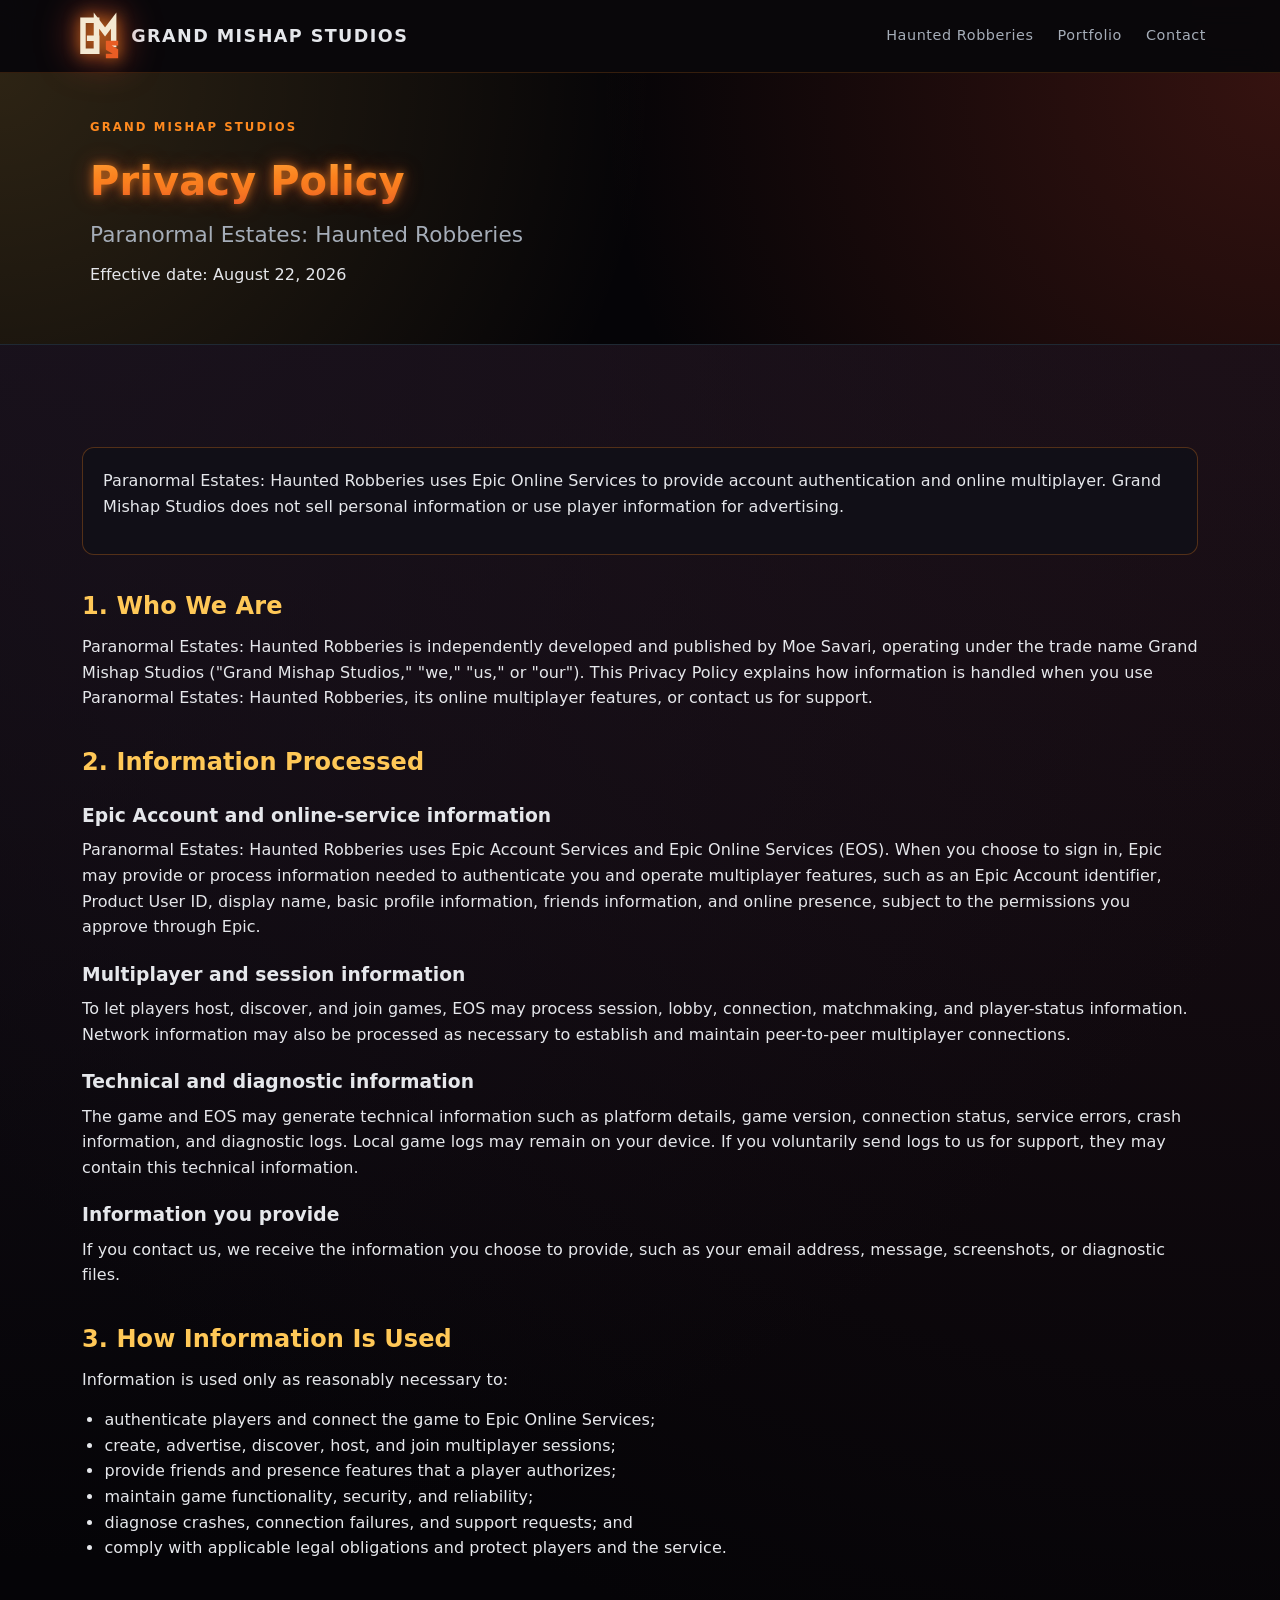
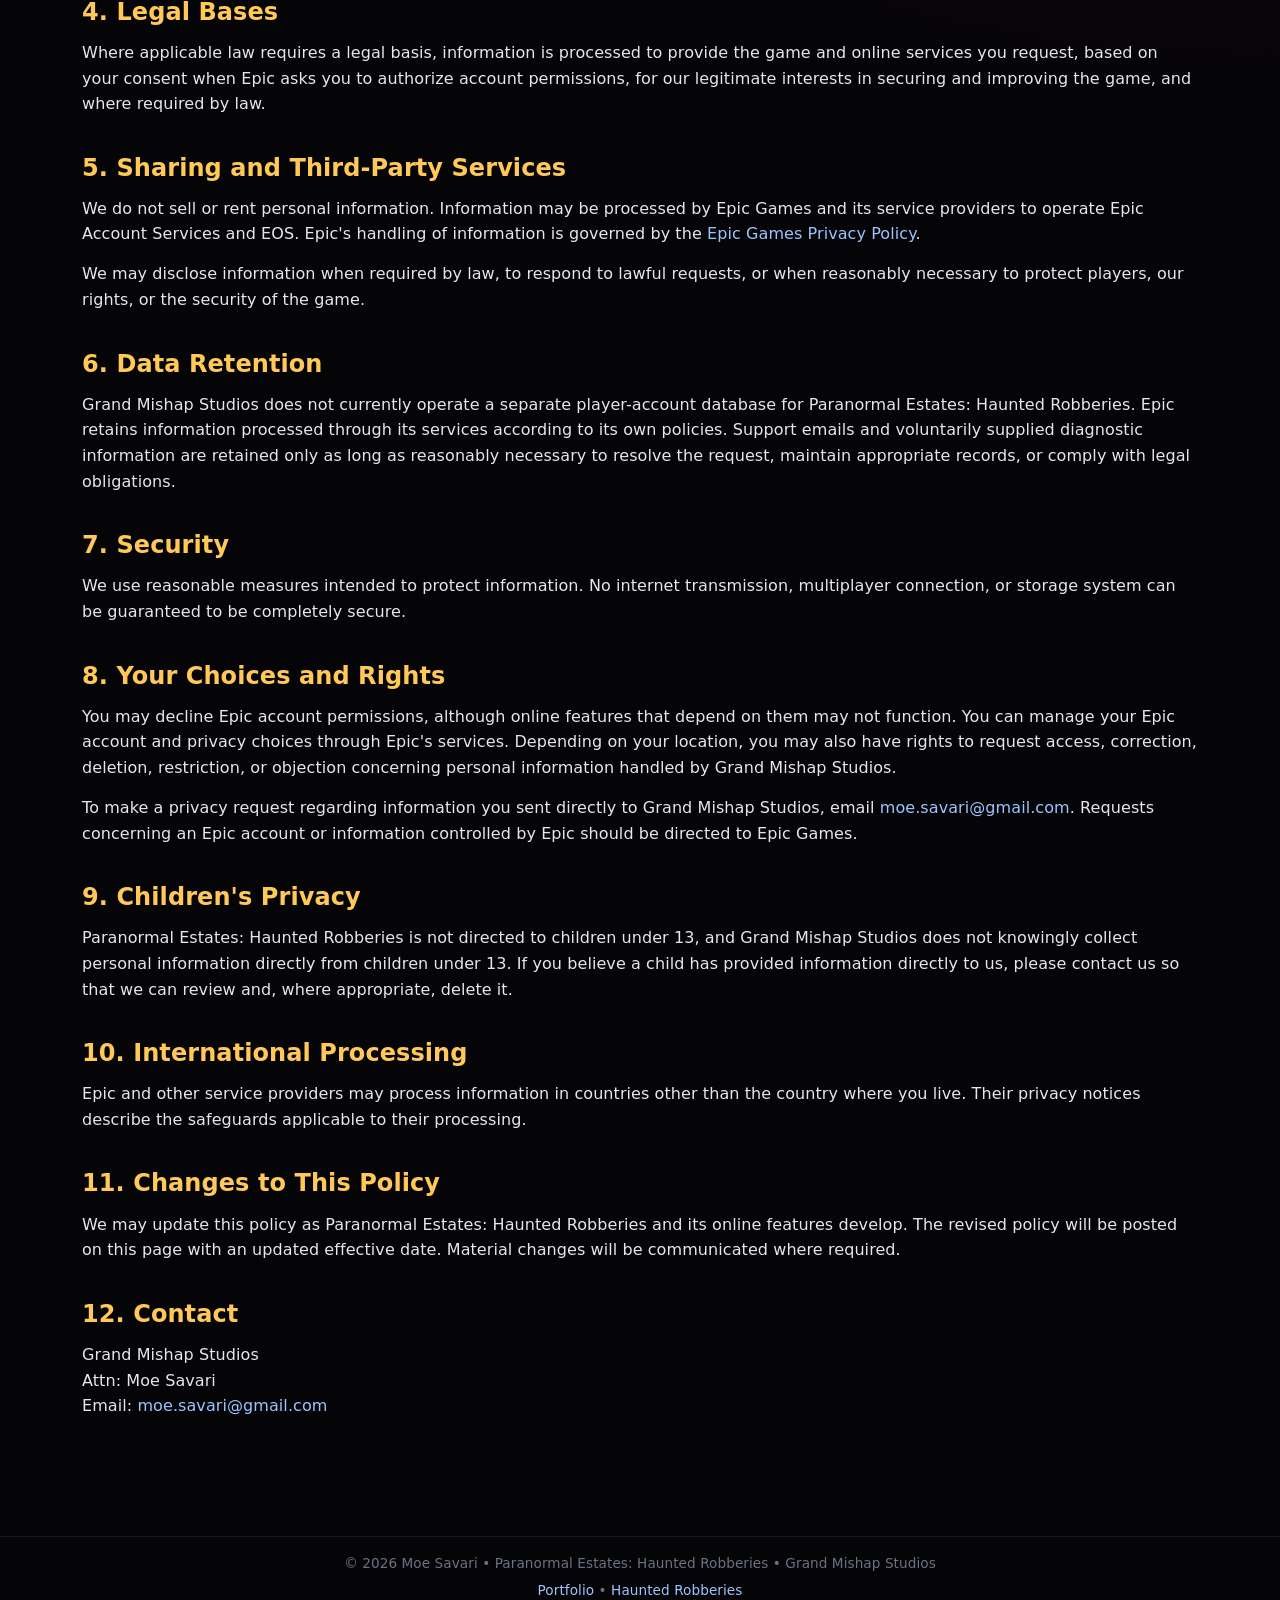
<file: privacy.html>
<!DOCTYPE html>
<html lang="en">
<head>
    <meta charset="UTF-8">
    <meta name="viewport" content="width=device-width, initial-scale=1.0">
    <meta name="description" content="Privacy Policy for Paranormal Estates: Haunted Robberies and Grand Mishap Studios.">
    <title>Privacy Policy | Paranormal Estates: Haunted Robberies</title>
    <link rel="stylesheet" href="style.css?v=10">
    <link rel="icon" type="image/png" sizes="32x32" href="assets/grand-mishap_favicon_32x32.png">
    <link rel="icon" type="image/png" sizes="16x16" href="assets/grand-mishap_favicon_16x16.png">
    <link rel="shortcut icon" href="assets/grand-mishap_favicon.ico">
</head>
<body>
    <a class="skip-link" href="#main-content">Skip to main content</a>

    <nav class="top-nav" aria-label="Primary navigation">
        <div class="nav-inner">
            <a href="index.html" class="nav-brand" aria-label="Grand Mishap Studios home">
                <img src="assets/grand-mishap-logo.svg" alt="" class="brand-logo">
                <span class="brand-text">Grand Mishap Studios</span>
            </a>
            <div class="nav-links">
                <a href="haunted-heists.html">Haunted Robberies</a>
                <a href="index.html">Portfolio</a>
                <a href="mailto:moe.savari@gmail.com">Contact</a>
            </div>
        </div>
    </nav>

    <header class="hero legal-hero">
        <div class="hero-inner">
            <div>
                <p class="eyebrow">Grand Mishap Studios</p>
                <h1>Privacy Policy</h1>
                <h2>Paranormal Estates: Haunted Robberies</h2>
                <p class="tagline">Effective date: August 22, 2026</p>
            </div>
        </div>
    </header>

    <main id="main-content" class="section legal-content">
        <div class="legal-summary">
            <p>
                Paranormal Estates: Haunted Robberies uses Epic Online Services to provide account authentication and online multiplayer.
                Grand Mishap Studios does not sell personal information or use player information for advertising.
            </p>
        </div>

        <h2>1. Who We Are</h2>
        <p>
            Paranormal Estates: Haunted Robberies is independently developed and published by Moe Savari, operating under the trade name Grand Mishap Studios
            ("Grand Mishap Studios," "we," "us," or "our"). This Privacy Policy explains how information is handled
            when you use Paranormal Estates: Haunted Robberies, its online multiplayer features, or contact us for support.
        </p>

        <h2>2. Information Processed</h2>
        <h3>Epic Account and online-service information</h3>
        <p>
            Paranormal Estates: Haunted Robberies uses Epic Account Services and Epic Online Services (EOS). When you choose to sign in,
            Epic may provide or process information needed to authenticate you and operate multiplayer features,
            such as an Epic Account identifier, Product User ID, display name, basic profile information,
            friends information, and online presence, subject to the permissions you approve through Epic.
        </p>

        <h3>Multiplayer and session information</h3>
        <p>
            To let players host, discover, and join games, EOS may process session, lobby, connection,
            matchmaking, and player-status information. Network information may also be processed as necessary
            to establish and maintain peer-to-peer multiplayer connections.
        </p>

        <h3>Technical and diagnostic information</h3>
        <p>
            The game and EOS may generate technical information such as platform details, game version,
            connection status, service errors, crash information, and diagnostic logs. Local game logs may remain
            on your device. If you voluntarily send logs to us for support, they may contain this technical information.
        </p>

        <h3>Information you provide</h3>
        <p>
            If you contact us, we receive the information you choose to provide, such as your email address,
            message, screenshots, or diagnostic files.
        </p>

        <h2>3. How Information Is Used</h2>
        <p>Information is used only as reasonably necessary to:</p>
        <ul>
            <li>authenticate players and connect the game to Epic Online Services;</li>
            <li>create, advertise, discover, host, and join multiplayer sessions;</li>
            <li>provide friends and presence features that a player authorizes;</li>
            <li>maintain game functionality, security, and reliability;</li>
            <li>diagnose crashes, connection failures, and support requests; and</li>
            <li>comply with applicable legal obligations and protect players and the service.</li>
        </ul>

        <h2>4. Legal Bases</h2>
        <p>
            Where applicable law requires a legal basis, information is processed to provide the game and online
            services you request, based on your consent when Epic asks you to authorize account permissions,
            for our legitimate interests in securing and improving the game, and where required by law.
        </p>

        <h2>5. Sharing and Third-Party Services</h2>
        <p>
            We do not sell or rent personal information. Information may be processed by Epic Games and its service
            providers to operate Epic Account Services and EOS. Epic's handling of information is governed by the
            <a href="https://www.epicgames.com/site/en-US/privacypolicy" target="_blank" rel="noreferrer">Epic Games Privacy Policy</a>.
        </p>
        <p>
            We may disclose information when required by law, to respond to lawful requests, or when reasonably
            necessary to protect players, our rights, or the security of the game.
        </p>

        <h2>6. Data Retention</h2>
        <p>
            Grand Mishap Studios does not currently operate a separate player-account database for Paranormal Estates: Haunted Robberies.
            Epic retains information processed through its services according to its own policies. Support emails
            and voluntarily supplied diagnostic information are retained only as long as reasonably necessary to
            resolve the request, maintain appropriate records, or comply with legal obligations.
        </p>

        <h2>7. Security</h2>
        <p>
            We use reasonable measures intended to protect information. No internet transmission, multiplayer
            connection, or storage system can be guaranteed to be completely secure.
        </p>

        <h2>8. Your Choices and Rights</h2>
        <p>
            You may decline Epic account permissions, although online features that depend on them may not function.
            You can manage your Epic account and privacy choices through Epic's services. Depending on your location,
            you may also have rights to request access, correction, deletion, restriction, or objection concerning
            personal information handled by Grand Mishap Studios.
        </p>
        <p>
            To make a privacy request regarding information you sent directly to Grand Mishap Studios, email
            <a href="mailto:moe.savari@gmail.com?subject=Paranormal%20Estates%3A%20Haunted%20Robberies%20Privacy%20Request">moe.savari@gmail.com</a>.
            Requests concerning an Epic account or information controlled by Epic should be directed to Epic Games.
        </p>

        <h2>9. Children's Privacy</h2>
        <p>
            Paranormal Estates: Haunted Robberies is not directed to children under 13, and Grand Mishap Studios does not knowingly collect
            personal information directly from children under 13. If you believe a child has provided information
            directly to us, please contact us so that we can review and, where appropriate, delete it.
        </p>

        <h2>10. International Processing</h2>
        <p>
            Epic and other service providers may process information in countries other than the country where you live.
            Their privacy notices describe the safeguards applicable to their processing.
        </p>

        <h2>11. Changes to This Policy</h2>
        <p>
            We may update this policy as Paranormal Estates: Haunted Robberies and its online features develop. The revised policy will be
            posted on this page with an updated effective date. Material changes will be communicated where required.
        </p>

        <h2>12. Contact</h2>
        <p>
            Grand Mishap Studios<br>
            Attn: Moe Savari<br>
            Email: <a href="mailto:moe.savari@gmail.com">moe.savari@gmail.com</a>
        </p>
    </main>

    <footer class="footer">
        <p>&copy; <span id="year"></span> Moe Savari • Paranormal Estates: Haunted Robberies • Grand Mishap Studios</p>
        <p class="footer-links"><a href="index.html">Portfolio</a> • <a href="haunted-heists.html">Haunted Robberies</a></p>
    </footer>

    <script>
        document.getElementById("year").textContent = new Date().getFullYear();
    </script>

    <!-- Cloudflare Web Analytics -->
    <script type='module' src='https://static.cloudflareinsights.com/beacon.min.js' data-cf-beacon='{"token": "4ba115c3e6a1470292d02f359ebfaa81"}'></script>
    <!-- End Cloudflare Web Analytics -->
</body>
</html>
</file>
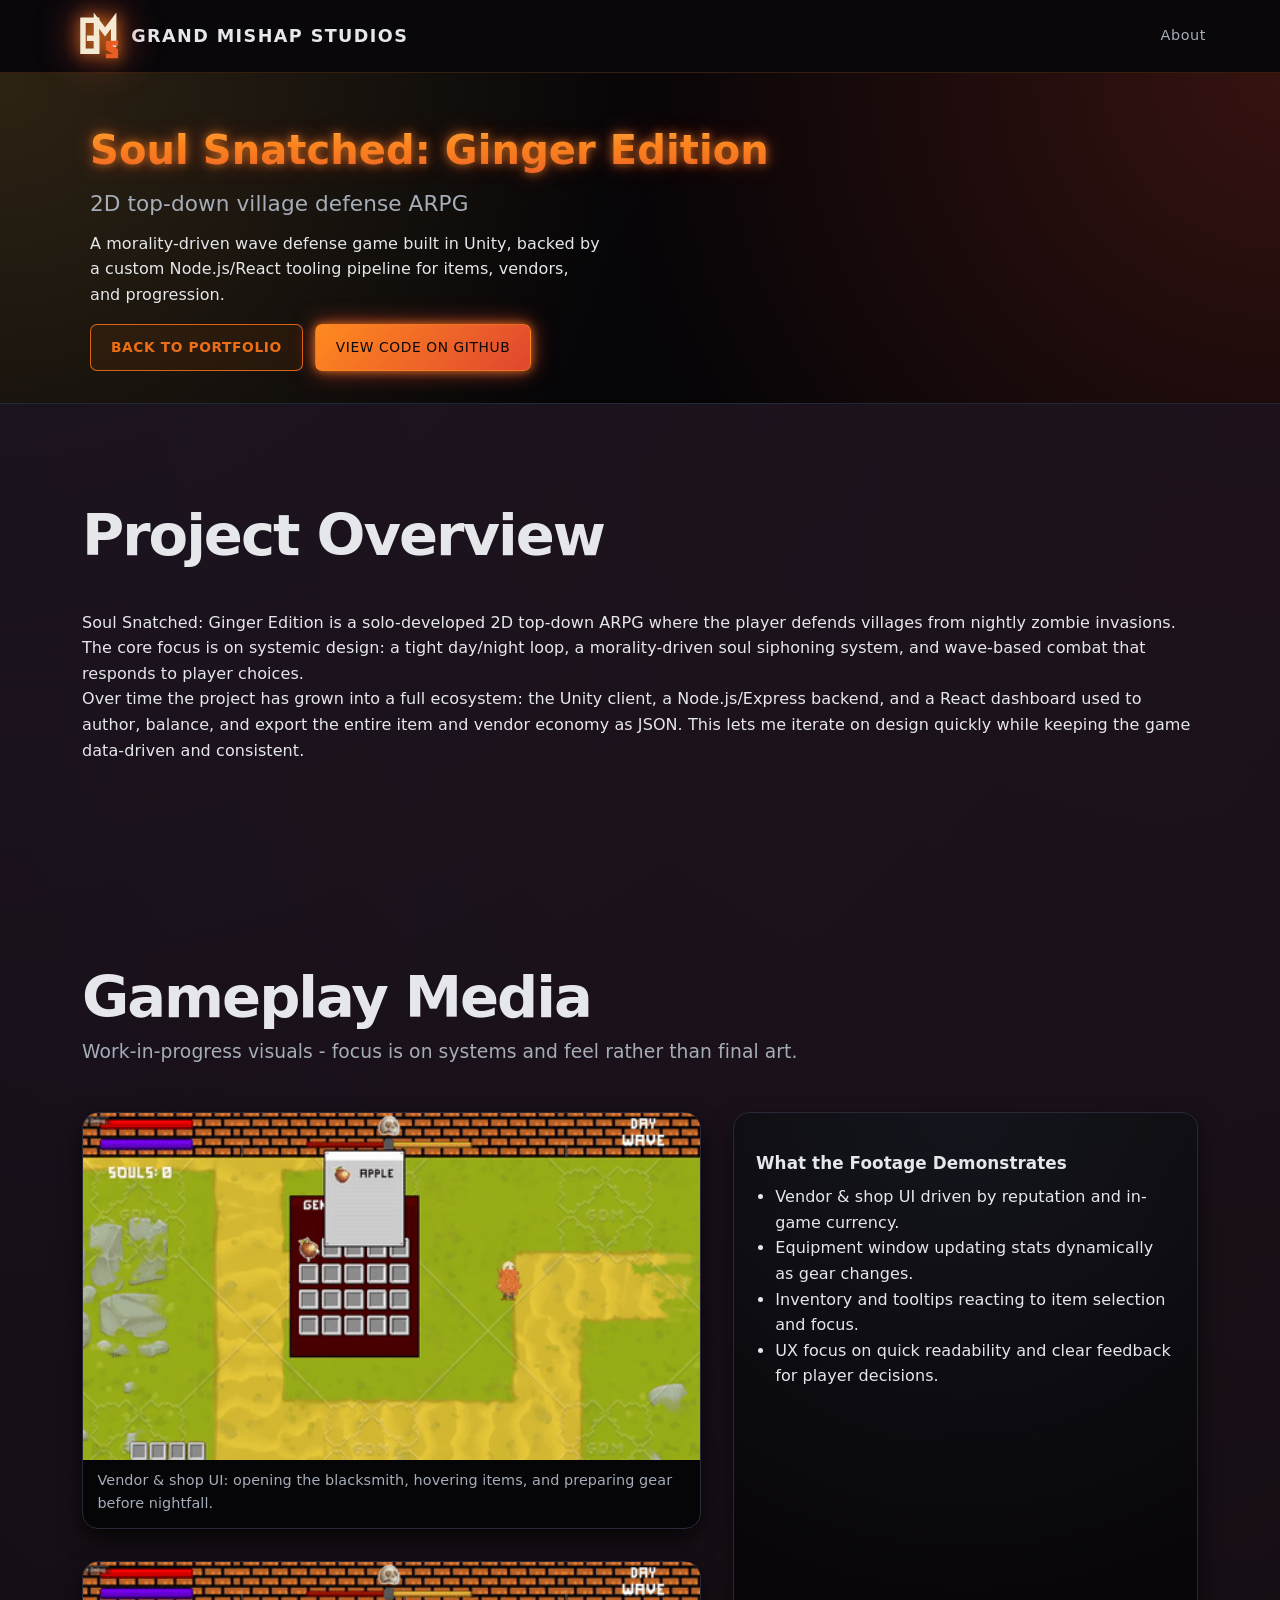
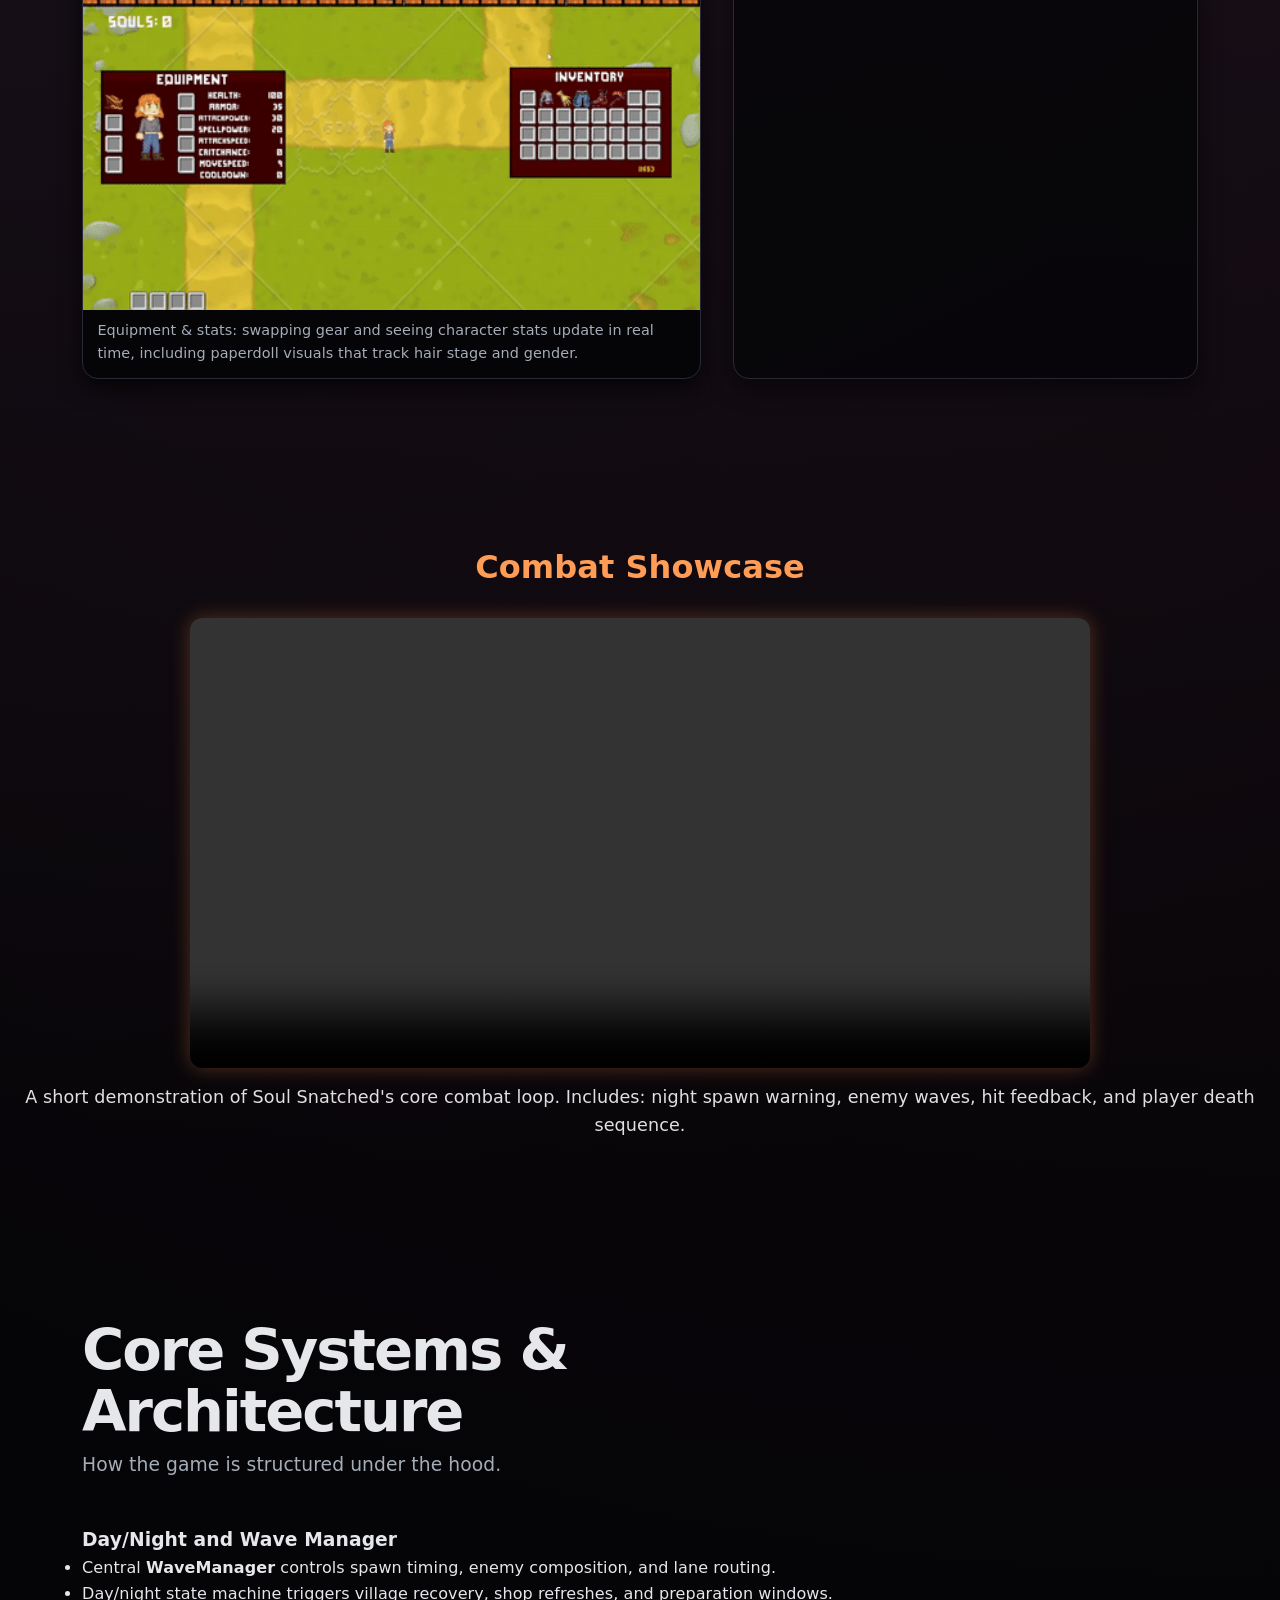
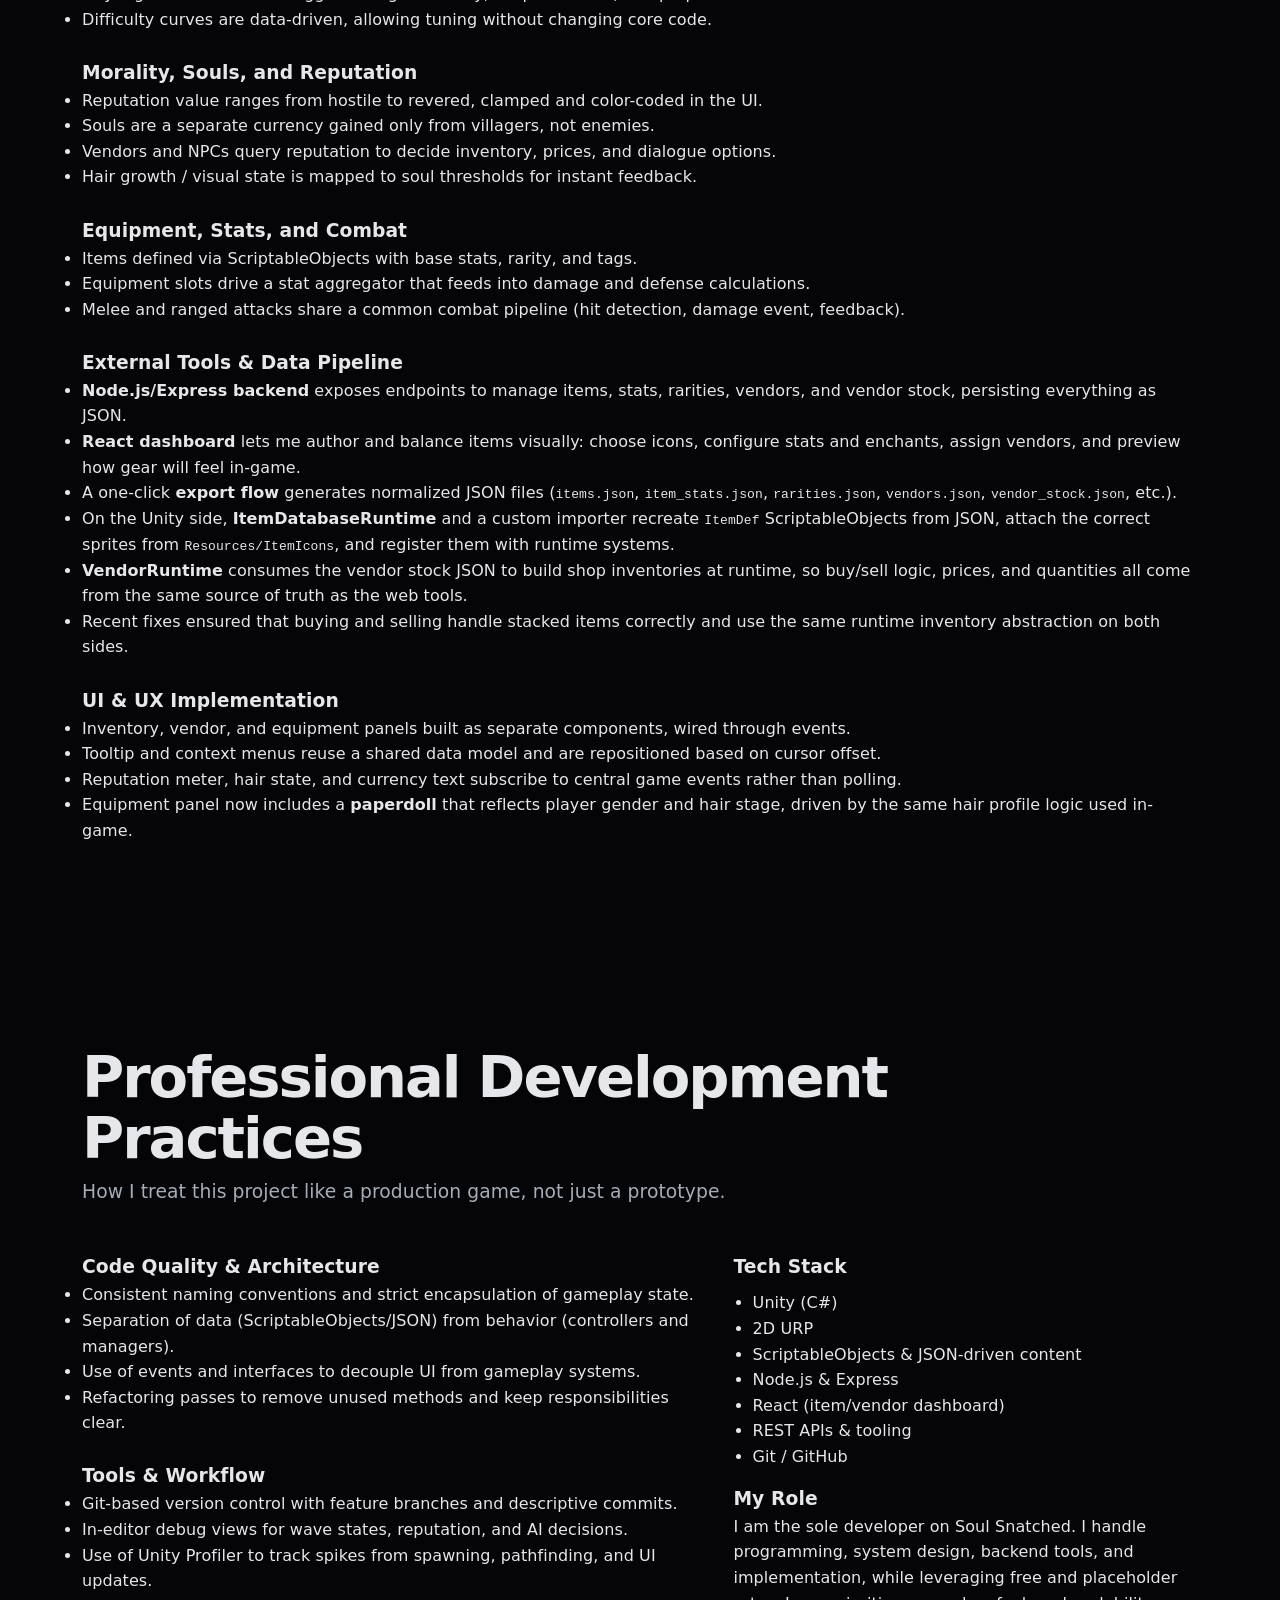
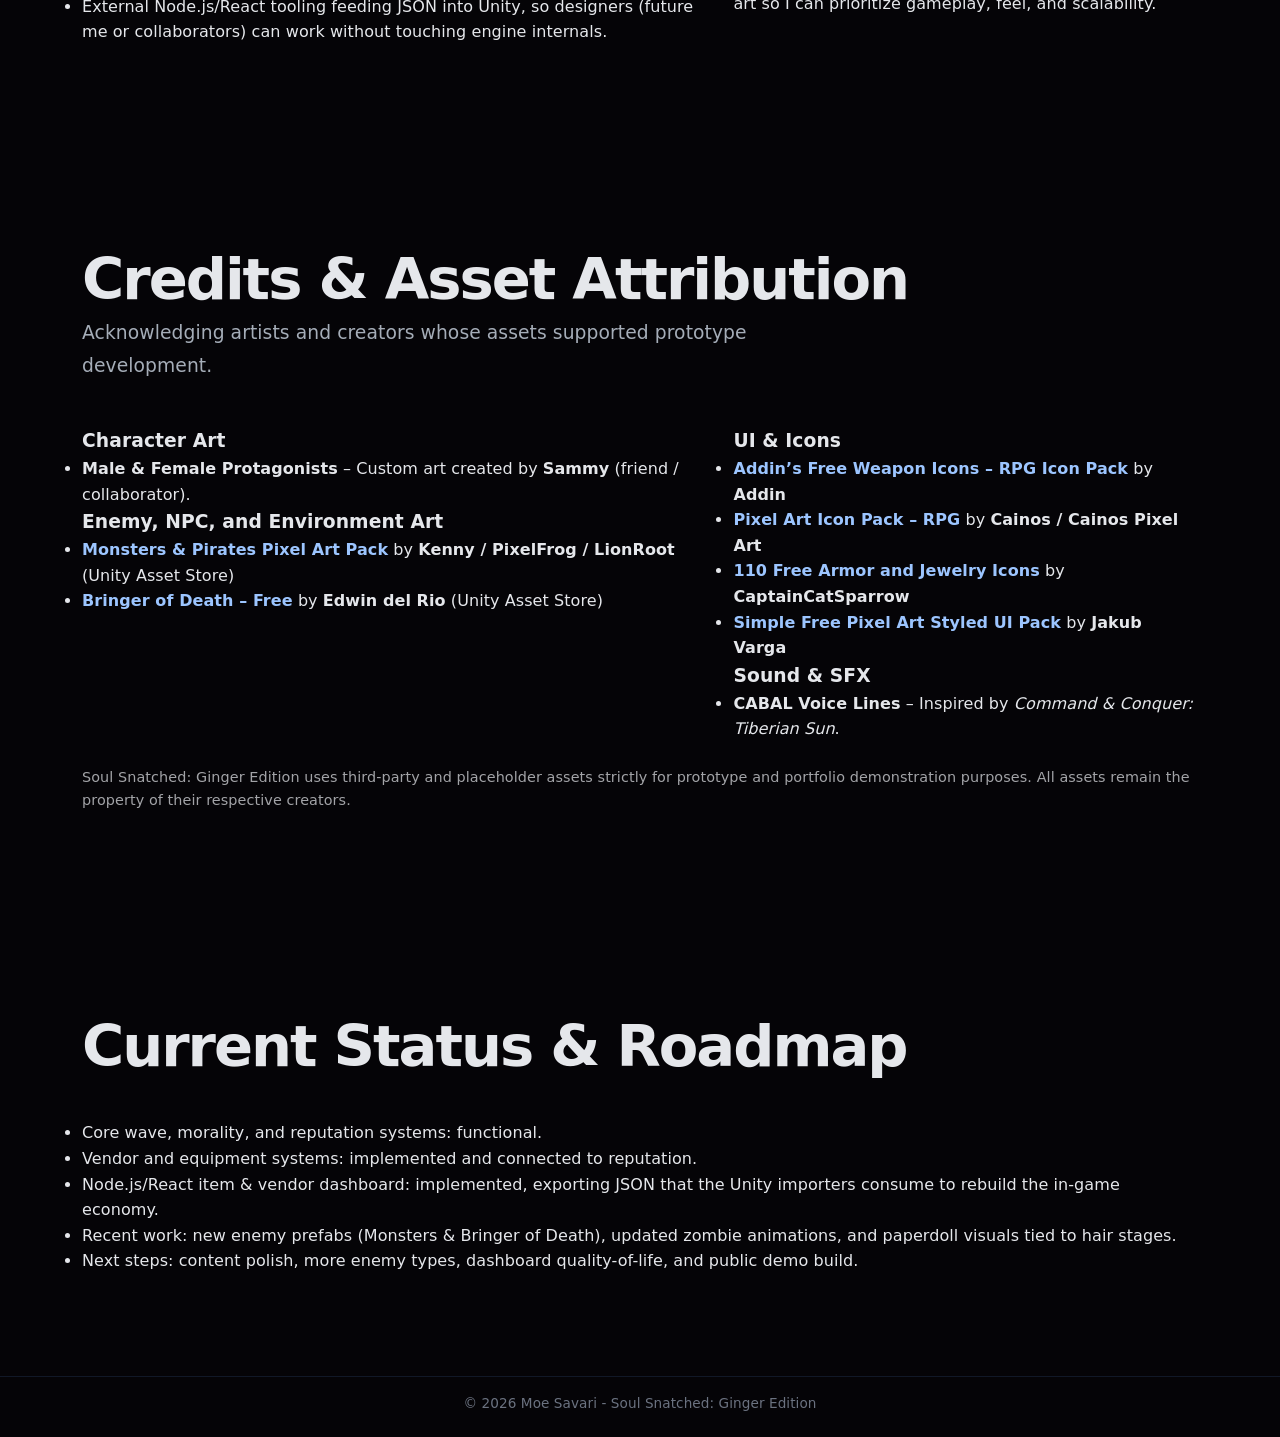
<file: soul-snatched.html>
<!DOCTYPE html>
<html lang="en">
<head>
    <meta charset="UTF-8" />
    <meta name="viewport" content="width=device-width, initial-scale=1.0" />
    <title>Soul Snatched: Ginger Edition - Case Study | Moe Savari</title>
    <link rel="stylesheet" href="style.css" />
    <link rel="icon" type="image/png" sizes="32x32" href="assets/grand-mishap_favicon_32x32.png">
    <link rel="icon" type="image/png" sizes="16x16" href="assets/grand-mishap_favicon_16x16.png">
    <link rel="shortcut icon" href="assets/grand-mishap_favicon.ico">
</head>
<body>
<nav class="top-nav">
    <div class="nav-inner">
        <a href="index.html" class="nav-brand">
            <img src="assets/grand-mishap-logo.svg" alt="Grand Mishap Studios logo" class="brand-logo" />
            <span class="brand-text">Grand Mishap Studios</span>
        </a>
        <div class="nav-links">
            <a href="index.html#about">About</a>
        </div>
    </div>
</nav>
    <header class="hero">
        <div class="hero-inner">
            <div>
                <h1>Soul Snatched: Ginger Edition</h1>
                <h2>2D top-down village defense ARPG</h2>
                <p class="tagline">
                    A morality-driven wave defense game built in Unity, backed by a custom Node.js/React
                    tooling pipeline for items, vendors, and progression.
                </p>
                <div class="hero-actions">
                    <a href="index.html" class="btn secondary">Back to Portfolio</a>
                    <a href="https://github.com/moesavari/soul-snatcher-ginger-edition" target="_blank" class="btn primary">
                        View Code on GitHub
                    </a>
                </div>
            </div>
        </div>
    </header>

    <main>
        <!-- High-level overview -->
        <section class="section">
            <div class="section-header">
                <h2>Project Overview</h2>
            </div>
            <p>
                Soul Snatched: Ginger Edition is a solo-developed 2D top-down ARPG where the player defends villages
                from nightly zombie invasions. The core focus is on systemic design: a tight day/night loop, a
                morality-driven soul siphoning system, and wave-based combat that responds to player choices.
            </p>
            <p>
                Over time the project has grown into a full ecosystem: the Unity client, a Node.js/Express backend,
                and a React dashboard used to author, balance, and export the entire item and vendor economy as JSON.
                This lets me iterate on design quickly while keeping the game data-driven and consistent.
            </p>
        </section>

        <!-- Screens / media -->
        <section class="section">
            <div class="section-header">
                <h2>Gameplay Media</h2>
                <p class="section-subtitle">Work-in-progress visuals - focus is on systems and feel rather than final art.</p>
            </div>
            <div class="project-grid">
                <div class="project-media">
                    <!-- Shop interaction GIF -->
                    <div class="media-gif">
                        <img src="assets/gifs/Shop.gif"
                             alt="Vendor and shop UI interaction in Soul Snatched"
                             class="media-gif-image" />
                        <p class="media-caption">
                            Vendor &amp; shop UI: opening the blacksmith, hovering items, and preparing gear before nightfall.
                        </p>
                    </div>

                    <!-- Equipment interaction GIF -->
                    <div class="media-gif" style="margin-top: 1rem;">
                        <img src="assets/gifs/Equipment.gif"
                             alt="Equipment and stat panel interaction in Soul Snatched"
                             class="media-gif-image" />
                        <p class="media-caption">
                            Equipment &amp; stats: swapping gear and seeing character stats update in real time,
                            including paperdoll visuals that track hair stage and gender.
                        </p>
                    </div>
                </div>
                <div class="project-description">
                    <h3>What the Footage Demonstrates</h3>
                    <ul>
                        <li>Vendor &amp; shop UI driven by reputation and in-game currency.</li>
                        <li>Equipment window updating stats dynamically as gear changes.</li>
                        <li>Inventory and tooltips reacting to item selection and focus.</li>
                        <li>UX focus on quick readability and clear feedback for player decisions.</li>
                    </ul>
                </div>
            </div>
        </section>

        <!-- Combat video showcase -->
        <section class="showcase-section">
            <h2 class="section-title">Combat Showcase</h2>

            <div class="video-container">
                <video controls preload="metadata" poster="" class="showcase-video">
                    <source src="assets/videos/combat.mp4" type="video/mp4">
                    Your browser does not support the video tag.
                </video>
            </div>

            <p class="video-caption">
                A short demonstration of Soul Snatched's core combat loop.
                Includes: night spawn warning, enemy waves, hit feedback, and player death sequence.
            </p>
        </section>

        <!-- Systems breakdown -->
        <section class="section">
            <div class="section-header">
                <h2>Core Systems &amp; Architecture</h2>
                <p class="section-subtitle">How the game is structured under the hood.</p>
            </div>

            <h3>Day/Night and Wave Manager</h3>
            <ul>
                <li>Central <strong>WaveManager</strong> controls spawn timing, enemy composition, and lane routing.</li>
                <li>Day/night state machine triggers village recovery, shop refreshes, and preparation windows.</li>
                <li>Difficulty curves are data-driven, allowing tuning without changing core code.</li>
            </ul>
            <br />

            <h3>Morality, Souls, and Reputation</h3>
            <ul>
                <li>Reputation value ranges from hostile to revered, clamped and color-coded in the UI.</li>
                <li>Souls are a separate currency gained only from villagers, not enemies.</li>
                <li>Vendors and NPCs query reputation to decide inventory, prices, and dialogue options.</li>
                <li>Hair growth / visual state is mapped to soul thresholds for instant feedback.</li>
            </ul>
            <br />

            <h3>Equipment, Stats, and Combat</h3>
            <ul>
                <li>Items defined via ScriptableObjects with base stats, rarity, and tags.</li>
                <li>Equipment slots drive a stat aggregator that feeds into damage and defense calculations.</li>
                <li>Melee and ranged attacks share a common combat pipeline (hit detection, damage event, feedback).</li>
            </ul>
            <br />

            <h3>External Tools &amp; Data Pipeline</h3>
            <ul>
                <li>
                    <strong>Node.js/Express backend</strong> exposes endpoints to manage items, stats, rarities,
                    vendors, and vendor stock, persisting everything as JSON.
                </li>
                <li>
                    <strong>React dashboard</strong> lets me author and balance items visually: choose icons,
                    configure stats and enchants, assign vendors, and preview how gear will feel in-game.
                </li>
                <li>
                    A one-click <strong>export flow</strong> generates normalized JSON files
                    (<code>items.json</code>, <code>item_stats.json</code>, <code>rarities.json</code>,
                    <code>vendors.json</code>, <code>vendor_stock.json</code>, etc.).
                </li>
                <li>
                    On the Unity side, <strong>ItemDatabaseRuntime</strong> and a custom importer recreate
                    <code>ItemDef</code> ScriptableObjects from JSON, attach the correct sprites from
                    <code>Resources/ItemIcons</code>, and register them with runtime systems.
                </li>
                <li>
                    <strong>VendorRuntime</strong> consumes the vendor stock JSON to build shop inventories at
                    runtime, so buy/sell logic, prices, and quantities all come from the same source of truth
                    as the web tools.
                </li>
                <li>
                    Recent fixes ensured that buying and selling handle stacked items correctly and
                    use the same runtime inventory abstraction on both sides.
                </li>
            </ul>
            <br />

            <h3>UI &amp; UX Implementation</h3>
            <ul>
                <li>Inventory, vendor, and equipment panels built as separate components, wired through events.</li>
                <li>Tooltip and context menus reuse a shared data model and are repositioned based on cursor offset.</li>
                <li>Reputation meter, hair state, and currency text subscribe to central game events rather than polling.</li>
                <li>
                    Equipment panel now includes a <strong>paperdoll</strong> that reflects player gender and
                    hair stage, driven by the same hair profile logic used in-game.
                </li>
            </ul>
        </section>

        <!-- Professional dev practices -->
        <section class="section">
            <div class="section-header">
                <h2>Professional Development Practices</h2>
                <p class="section-subtitle">
                    How I treat this project like a production game, not just a prototype.
                </p>
            </div>

            <div class="about-grid">
                <div>
                    <h3>Code Quality &amp; Architecture</h3>
                    <ul>
                        <li>Consistent naming conventions and strict encapsulation of gameplay state.</li>
                        <li>Separation of data (ScriptableObjects/JSON) from behavior (controllers and managers).</li>
                        <li>Use of events and interfaces to decouple UI from gameplay systems.</li>
                        <li>Refactoring passes to remove unused methods and keep responsibilities clear.</li>
                    </ul>
                    <br />

                    <h3>Tools &amp; Workflow</h3>
                    <ul>
                        <li>Git-based version control with feature branches and descriptive commits.</li>
                        <li>In-editor debug views for wave states, reputation, and AI decisions.</li>
                        <li>Use of Unity Profiler to track spikes from spawning, pathfinding, and UI updates.</li>
                        <li>
                            External Node.js/React tooling feeding JSON into Unity, so designers (future me or collaborators)
                            can work without touching engine internals.
                        </li>
                    </ul>
                </div>
                <div>
                    <h3>Tech Stack</h3>
                    <ul class="pill-list">
                        <li>Unity (C#)</li>
                        <li>2D URP</li>
                        <li>ScriptableObjects &amp; JSON-driven content</li>
                        <li>Node.js &amp; Express</li>
                        <li>React (item/vendor dashboard)</li>
                        <li>REST APIs &amp; tooling</li>
                        <li>Git / GitHub</li>
                    </ul>

                    <h3>My Role</h3>
                    <p>
                        I am the sole developer on Soul Snatched. I handle programming, system design, backend tools,
                        and implementation, while leveraging free and placeholder art so I can prioritize gameplay,
                        feel, and scalability.
                    </p>
                </div>
            </div>
        </section>

        <!-- Credits -->
        <section class="section">
            <div class="section-header">
                <h2>Credits & Asset Attribution</h2>
                <p class="section-subtitle">
                    Acknowledging artists and creators whose assets supported prototype development.
                </p>
            </div>

            <div class="about-grid">
                <div>
                    <h3>Character Art</h3>
                    <ul>
                        <li>
                            <strong>Male & Female Protagonists</strong> – Custom art created by
                            <strong>Sammy</strong> (friend / collaborator).
                        </li>
                    </ul>

                    <h3>Enemy, NPC, and Environment Art</h3>
                    <ul>
                        <li>
                            <a href="https://assetstore.unity.com/packages/2d/characters/monsters-and-pirates-pixel-art-pack-27080"
                               target="_blank" rel="noopener noreferrer">
                                <strong>Monsters & Pirates Pixel Art Pack</strong>
                            </a>
                            by <strong>Kenny / PixelFrog / LionRoot</strong>
                            (Unity Asset Store)
                        </li>

                        <li>
                            <a href="https://assetstore.unity.com/packages/2d/characters/bringer-of-death-free-195719"
                               target="_blank" rel="noopener noreferrer">
                                <strong>Bringer of Death – Free</strong>
                            </a>
                            by <strong>Edwin del Rio</strong>
                            (Unity Asset Store)
                        </li>
                    </ul>
                </div>

                <div>
                    <h3>UI & Icons</h3>
                    <ul>
                        <li>
                            <a href="https://assetstore.unity.com/packages/2d/gui/icons/addin-s-free-weapon-icons-rpg-icon-pack-333936"
                               target="_blank" rel="noopener noreferrer">
                                <strong>Addin’s Free Weapon Icons – RPG Icon Pack</strong>
                            </a>
                            by <strong>Addin</strong>
                        </li>

                        <li>
                            <a href="https://assetstore.unity.com/packages/2d/gui/icons/pixel-art-icon-pack-rpg-158343"
                               target="_blank" rel="noopener noreferrer">
                                <strong>Pixel Art Icon Pack – RPG</strong>
                            </a>
                            by <strong>Cainos / Cainos Pixel Art</strong>
                        </li>

                        <li>
                            <a href="https://assetstore.unity.com/packages/2d/gui/icons/110-free-armor-and-jewelry-icons-243902"
                               target="_blank" rel="noopener noreferrer">
                                <strong>110 Free Armor and Jewelry Icons</strong>
                            </a>
                            by <strong>CaptainCatSparrow</strong>
                        </li>

                        <li>
                            <a href="https://assetstore.unity.com/packages/2d/gui/icons/simple-free-pixel-art-styled-ui-pack-165012"
                               target="_blank" rel="noopener noreferrer">
                                <strong>Simple Free Pixel Art Styled UI Pack</strong>
                            </a>
                            by <strong>Jakub Varga</strong>
                        </li>
                    </ul>

                    <h3>Sound & SFX</h3>
                    <ul>
                        <li>
                            <strong>CABAL Voice Lines</strong> – Inspired by
                            <em>Command &amp; Conquer: Tiberian Sun</em>.
                        </li>
                    </ul>
                </div>
            </div>

            <p style="margin-top: 1.5rem; font-size: 0.9rem; opacity: 0.7;">
                Soul Snatched: Ginger Edition uses third-party and placeholder assets strictly for prototype
                and portfolio demonstration purposes. All assets remain the property of their respective creators.
            </p>
        </section>


        <!-- Roadmap / status -->
        <section class="section">
            <div class="section-header">
                <h2>Current Status &amp; Roadmap</h2>
            </div>
            <ul>
                <li>Core wave, morality, and reputation systems: functional.</li>
                <li>Vendor and equipment systems: implemented and connected to reputation.</li>
                <li>
                    Node.js/React item &amp; vendor dashboard: implemented, exporting JSON that the Unity
                    importers consume to rebuild the in-game economy.
                </li>
                <li>
                    Recent work: new enemy prefabs (Monsters &amp; Bringer of Death), updated zombie animations,
                    and paperdoll visuals tied to hair stages.
                </li>
                <li>Next steps: content polish, more enemy types, dashboard quality-of-life, and public demo build.</li>
            </ul>
        </section>
    </main>

    <footer class="footer">
        <p>&copy; <span id="year"></span> Moe Savari - Soul Snatched: Ginger Edition</p>
    </footer>

    <script>
        document.getElementById("year").textContent = new Date().getFullYear();
    </script>

    <!-- Cloudflare Web Analytics -->
    <script type='module' src='https://static.cloudflareinsights.com/beacon.min.js' data-cf-beacon='{"token": "4ba115c3e6a1470292d02f359ebfaa81"}'></script>
    <!-- End Cloudflare Web Analytics -->
</body>
</html>
</file>
<file: style.css>
:root {
    --ember-bg: #050407;
    --ember-bg-alt: #0c0a10;
    --ember-panel: #111018;
    --ember-panel-alt: #181624;
    --ember-border: #2b2838;

    --ember-orange: #ff8a1f;
    --ember-gold: #ffc857;
    --ember-red: #e0462f;

    --ember-text-main: #e5e7eb;
    --ember-text-soft: #a5adb8;
    --ember-text-muted: #6b7280;

    --ember-radius-lg: 16px;
    --ember-radius-md: 12px;
    --ember-radius-sm: 8px;
}

/* Reset */

* {
    box-sizing: border-box;
    margin: 0;
    padding: 0;
}

body {
    font-family: system-ui, -apple-system, BlinkMacSystemFont, "Segoe UI", sans-serif;
    background:
        radial-gradient(circle at top left, #1c1420 0, transparent 45%),
        radial-gradient(circle at top right, #22121a 0, transparent 50%),
        linear-gradient(180deg, #050407 0%, #050407 45%, #050407 100%);
    color: var(--ember-text-main);
    line-height: 1.6;
}

/* Links */

a {
    color: #9cc5ff;
    text-decoration: none;
}

a:hover {
    text-decoration: underline;
}

/* Top nav */

.top-nav {
    position: sticky;
    top: 0;
    z-index: 40;
    background: rgba(5, 4, 7, 0.96);
    backdrop-filter: blur(12px);
    border-bottom: 1px solid rgba(255, 138, 31, 0.25);
}

.nav-inner {
    max-width: 1100px;
    margin: 0 auto;
    padding: 0.55rem 1.5rem;
    display: flex;
    align-items: center;
    justify-content: space-between;
}

.nav-brand {
    display: inline-flex;
    align-items: center;
    gap: 0.45rem;
    font-weight: 600;
    color: var(--ember-text-main);
}

.brand-logo {
    width: 56px;
    height: 56px;
    object-fit: contain;
    filter:
        drop-shadow(0 0 8px rgba(255, 138, 31, 0.85))
        drop-shadow(0 0 18px rgba(224, 70, 47, 0.75));
}

.brand-text {
    font-size: 1.1rem;
    letter-spacing: 0.08em;
    text-transform: uppercase;
}

.nav-links a {
    margin-left: 1rem;
    font-size: 0.9rem;
    color: var(--ember-text-soft);
}

.nav-links a:hover {
    color: var(--ember-gold);
}

/* Hero */

.hero {
    padding: 2.8rem 1.5rem 2rem;
    border-bottom: 1px solid #1f2933;
    background:
        radial-gradient(circle at top left, rgba(255, 200, 87, 0.16) 0, transparent 50%),
        radial-gradient(circle at top right, rgba(224, 70, 47, 0.22) 0, transparent 52%),
        linear-gradient(180deg, #050407 0%, #050407 100%);
}

.hero-inner {
    max-width: 1100px;
    margin: 0 auto;
    display: flex;
    flex-wrap: wrap;
    justify-content: space-between;
    gap: 2rem;
}

.hero h1 {
    font-size: 2.5rem;
    margin-bottom: 0.3rem;
    background: linear-gradient(180deg, var(--ember-gold) 0%, var(--ember-orange) 45%, var(--ember-red) 100%);
    -webkit-background-clip: text;
    color: transparent;
    text-shadow:
        0 0 10px rgba(255, 138, 31, 0.7),
        0 0 22px rgba(224, 70, 47, 0.45);
}

.hero h2 {
    font-size: 1.35rem;
    font-weight: 500;
    color: var(--ember-text-soft);
    margin-bottom: 0.6rem;
}

.tagline {
    max-width: 32rem;
    margin-bottom: 1rem;
    color: var(--ember-text-main);
}

.hero-actions {
    display: flex;
    flex-wrap: wrap;
    gap: 0.75rem;
    margin-top: 0.3rem;
}

.hero-meta {
    font-size: 0.9rem;
    color: var(--ember-text-muted);
    align-self: center;
}

/* Buttons */

.btn {
    display: inline-block;
    padding: 0.55rem 1.1rem;
    border-radius: 999px;
    border: 1px solid var(--ember-border);
    font-size: 0.9rem;
    cursor: pointer;
    text-decoration: none;
    transition: background 0.18s ease, color 0.18s ease, box-shadow 0.18s ease, transform 0.08s ease;
}

.btn.primary {
    background: linear-gradient(135deg, var(--ember-orange), var(--ember-red));
    border-color: rgba(255, 138, 31, 0.5);
    color: #0b090e;
    font-weight: 500;
    box-shadow:
        0 0 10px rgba(255, 138, 31, 0.7),
        0 0 22px rgba(224, 70, 47, 0.7);
}

.btn.primary:hover {
    transform: translateY(-1px);
    box-shadow:
        0 0 14px rgba(255, 170, 70, 0.85),
        0 0 26px rgba(224, 70, 47, 0.85);
}

.btn.secondary {
    background: rgba(15, 15, 25, 0.9);
    color: var(--ember-text-main);
}

.btn.secondary:hover {
    border-color: rgba(255, 138, 31, 0.55);
    color: var(--ember-gold);
}

/* Sections */

.section {
    padding: 2.5rem 1.5rem;
    max-width: 1100px;
    margin: 0 auto;
}

.section.highlight {
    background:
        radial-gradient(circle at top right, rgba(255, 138, 31, 0.12) 0, transparent 60%),
        linear-gradient(180deg, rgba(14, 12, 20, 0.98), rgba(5, 4, 10, 1));
    border-top: 1px solid rgba(255, 138, 31, 0.22);
    border-bottom: 1px solid rgba(255, 138, 31, 0.14);
    box-shadow: 0 -12px 32px rgba(0, 0, 0, 0.75);
}

.section-header {
    margin-bottom: 1.5rem;
}

.section-header h2 {
    font-size: 1.6rem;
    margin-bottom: 0.45rem;
}

.section-subtitle {
    color: var(--ember-text-soft);
    max-width: 42rem;
}

/* Grid layouts */

.project-grid {
    display: grid;
    grid-template-columns: minmax(0, 2fr) minmax(0, 1.5fr);
    gap: 2rem;
}

.project-description h3 {
    margin-top: 1rem;
    margin-bottom: 0.45rem;
    font-size: 1.05rem;
}

.project-description ul {
    list-style: disc;
    padding-left: 1.2rem;
    margin-bottom: 0.8rem;
}

.project-description p {
    margin-bottom: 0.4rem;
}

/* Pills */

.pill-list {
    list-style: disc;
    padding-left: 1.2rem;
    margin: 0.5rem 0 0.9rem;
    display: block;
}

.pill {
    display: inline-block;
    padding: 0.2rem 0.7rem;
    border-radius: 999px;
    background: rgba(30, 24, 40, 0.95);
    border: 1px solid rgba(148, 163, 184, 0.3);
    font-size: 0.8rem;
    color: var(--ember-text-soft);
}

/* Project links */

.project-links {
    margin-top: 0.8rem;
    display: flex;
    flex-wrap: wrap;
    gap: 0.6rem;
}

/* Media */

.project-media {
    display: flex;
    flex-direction: column;
    gap: 1rem;
}

.media-placeholder {
    border-radius: var(--ember-radius-lg);
    border: 1px dashed rgba(148, 163, 184, 0.4);
    padding: 2rem 1rem;
    text-align: center;
    color: var(--ember-text-muted);
    background:
        radial-gradient(circle at top, rgba(55, 65, 81, 0.4), transparent 50%),
        #050407;
}

.media-placeholder p:first-child {
    font-weight: 600;
    margin-bottom: 0.3rem;
}

.media-notes ul {
    list-style: disc;
    padding-left: 1.2rem;
    margin-bottom: 0.5rem;
}

.hint {
    font-size: 0.8rem;
    color: var(--ember-text-muted);
}

/* Cards */

.cards {
    display: grid;
    grid-template-columns: repeat(auto-fit, minmax(260px, 1fr));
    gap: 1.5rem;
}

.card {
    border-radius: var(--ember-radius-md);
    border: 1px solid var(--ember-border);
    padding: 1.1rem 1.1rem 1rem;
    background:
        radial-gradient(circle at top, rgba(255, 138, 31, 0.08), transparent 55%),
        var(--ember-panel);
    box-shadow: 0 10px 22px rgba(0, 0, 0, 0.6);
}

.card h3 {
    font-size: 1.05rem;
    margin-bottom: 0.4rem;
}

.card p {
    margin-bottom: 0.5rem;
    color: var(--ember-text-main);
}

.card ul {
    list-style: disc;
    padding-left: 1.1rem;
    margin-bottom: 0.4rem;
}

.card-links {
    display: flex;
    flex-wrap: wrap;
    gap: 0.4rem;
}

/* About grid */

.about-grid {
    display: grid;
    grid-template-columns: minmax(0, 2fr) minmax(0, 1.5fr);
    gap: 2rem;
}

/* Footer */

.footer {
    border-top: 1px solid #111827;
    padding: 1rem 1.5rem 1.4rem;
    text-align: center;
    font-size: 0.85rem;
    color: var(--ember-text-muted);
    background: #050407;
}

.footer-links {
    margin-top: 0.35rem;
}

.legal-hero {
    padding-bottom: 2.5rem;
}

.legal-content {
    max-width: 860px;
}

.legal-summary {
    margin-bottom: 2rem;
    padding: 1.25rem;
    border: 1px solid rgba(255, 138, 31, 0.28);
    border-radius: var(--ember-radius-md);
    background: rgba(17, 16, 24, 0.86);
}

.legal-content h2 {
    margin: 2rem 0 0.55rem;
    color: var(--ember-gold);
}

.legal-content h3 {
    margin: 1.25rem 0 0.4rem;
}

.legal-content p,
.legal-content ul {
    margin-bottom: 0.9rem;
}

.legal-content ul {
    padding-left: 1.4rem;
}

/* Responsive */

@media (max-width: 900px) {
    .hero-inner {
        flex-direction: column;
        align-items: flex-start;
    }

    .project-grid,
    .about-grid {
        grid-template-columns: minmax(0, 1fr);
    }

    .nav-inner {
        flex-direction: column;
        align-items: flex-start;
        gap: 0.4rem;
    }

    .nav-links {
        display: flex;
        gap: 0.8rem;
        flex-wrap: wrap;
    }
}
/* Showcase Section Styling */
.showcase-section {
    margin-top: 60px;
    margin-bottom: 80px;
    text-align: center;
}

.section-title {
    font-size: 2rem;
    color: #ff9d57; /* Grand Mishap Studios accent orange */
    margin-bottom: 25px;
}

.video-container {
    width: 100%;
    max-width: 900px; /* wide but not too wide */
    margin: 0 auto;
    border-radius: 12px;
    overflow: hidden;
    box-shadow: 0 0 20px rgba(255, 140, 70, 0.3);
}

.showcase-video {
    width: 100%;
    height: auto;
    display: block;
}

.video-caption {
    margin-top: 15px;
    font-size: 1.1rem;
    color: #e0e0e0;
}
/* GIF media blocks */
.media-gif {
    border-radius: var(--ember-radius-lg);
    border: 1px solid var(--ember-border);
    background: #050407;
    overflow: hidden;
    box-shadow: 0 10px 22px rgba(0, 0, 0, 0.7);
}

.media-gif-image {
    display: block;
    width: 100%;
    height: auto;
}

.media-caption {
    padding: 0.6rem 0.9rem 0.8rem;
    font-size: 0.9rem;
    color: var(--ember-text-soft);
    text-align: left;
}


/* EOG case study additions */
.media-grid {
    display: grid;
    grid-template-columns: repeat(2, minmax(0, 1fr));
    gap: 1.2rem;
}

.media-card {
    border-radius: var(--ember-radius-lg);
    border: 1px solid var(--ember-border);
    background: rgba(5, 4, 7, 0.72);
    box-shadow: 0 10px 22px rgba(0, 0, 0, 0.55);
    overflow: hidden;
}

.media-card img {
    width: 100%;
    height: auto;
    display: block;
}

.media-card figcaption {
    padding: 0.75rem 0.9rem;
    color: rgba(226, 232, 240, 0.85);
    font-size: 0.95rem;
}

@media (max-width: 780px) {
    .media-grid {
        grid-template-columns: 1fr;
    }
}

.content-card {
    border-radius: var(--ember-radius-lg);
    border: 1px solid var(--ember-border);
    background: radial-gradient(circle at top, rgba(55, 65, 81, 0.35), transparent 55%), rgba(5, 4, 7, 0.86);
    padding: 1.35rem 1.35rem;
    box-shadow: 0 10px 22px rgba(0, 0, 0, 0.65);
}

.project-description,
.media-notes,
.media-placeholder {
    border-radius: var(--ember-radius-lg);
}

.project-description {
    padding: 1.35rem 1.35rem;
    border: 1px solid var(--ember-border);
    background: radial-gradient(circle at top, rgba(55, 65, 81, 0.25), transparent 55%), rgba(5, 4, 7, 0.78);
    box-shadow: 0 10px 22px rgba(0, 0, 0, 0.55);
}

.media-notes {
    padding: 1.15rem 1.15rem;
    border: 1px solid var(--ember-border);
    background: rgba(5, 4, 7, 0.72);
    box-shadow: 0 10px 22px rgba(0, 0, 0, 0.45);
}

.media-placeholder {
    padding: 1.25rem 1.25rem;
    border: 1px dashed rgba(148, 163, 184, 0.45);
    background: rgba(5, 4, 7, 0.55);
}

@media (max-width: 780px) {
    .project-grid,
    .about-grid {
        grid-template-columns: 1fr;
    }

    .cards {
        grid-template-columns: 1fr;
    }
}

.card p {
    margin: 0;
}

.card .card-links {
    margin-top: auto;
    display: flex;
    flex-wrap: wrap;
    gap: 0.5rem;
    align-items: center;
}
/* --- Fix: hero secondary buttons should carry Grand Mishap Studios orange outline --- */
.hero .btn.secondary {
    border-color: rgba(249, 115, 22, 0.85);
    color: rgba(249, 115, 22, 0.95);
    background: rgba(249, 115, 22, 0.08);
}
.hero .btn.secondary:hover { background: rgba(249, 115, 22, 0.16); }

/* --- Shipped Projects: spacing between text and pills --- */
.card p + .project-links,
.card .ship-credit + .project-links {
    margin-top: 1.1rem;
}

/* --- Shipped Projects: Grand Mishap Studios orange pills (treat as buttons) --- */
.project-links .pill,
.project-links a.pill {
    border-color: rgba(249, 115, 22, 0.55);
    color: rgba(249, 115, 22, 0.95);
    background: rgba(249, 115, 22, 0.06);
}
.project-links .pill:hover,
.project-links a.pill:hover {
    background: rgba(249, 115, 22, 0.14);
}

/* --- Prevent oversized description panels --- */
.project-description {
    min-height: unset !important;
    height: auto !important;
}

#projects .cards {
    grid-template-columns: repeat(2, minmax(0, 1fr)) !important;
}
@media (max-width: 980px) {
    #projects .cards { grid-template-columns: 1fr !important; }
}

/* --- Index hero micro content to reduce empty space --- */
.hero-micro {
    margin-top: 1.4rem;
}
.micro-card {
    max-width: 820px;
    padding: 1rem 1.2rem;
    border-radius: 16px;
    border: 1px solid rgba(148, 163, 184, 0.22);
    background: rgba(17, 19, 28, 0.45);
    box-shadow: 0 16px 60px rgba(0,0,0,0.35);
}
.micro-card h3 {
    margin: 0 0 0.6rem 0;
    font-size: 1.05rem;
    color: rgba(226,232,240,0.95);
}
.micro-card ul { margin: 0; padding-left: 1.1rem; color: rgba(226,232,240,0.8); }
.micro-card li { margin: 0.25rem 0; }

.key-characters-grid {
    display: grid;
    grid-template-columns: repeat(2, minmax(0, 1fr));
    gap: 24px;
    align-items: stretch;
}

@media (max-width: 900px) {
    .key-characters-grid {
        grid-template-columns: 1fr;
    }
}

.character-card .character-media {
    width: 100%;
    aspect-ratio: 4 / 5;
    overflow: hidden;
    border-radius: 16px;
    background: rgba(0,0,0,0.25);
}

.character-card .character-media img {
    width: 100%;
    height: 100%;
    display: block;
    object-fit: cover; 
    object-position: center; 
}

.char-rylan {
    object-position: 50% 20%;
}

.char-serina {
    object-position: 50% 25%;
}

.char-clyreus {
    object-position: 50% 35%;
}

.char-arlena {
    object-position: 50% 25%;
}

/* ========================================================================== */
/* 2026 portfolio refresh + Haunted Heists case study                         */
/* ========================================================================== */

:root {
    --ember-spectral: #8ee8c4;
    --ember-spectral-bright: #c8ffe9;
    --ember-ink: #08070a;
    --ember-line: rgba(255, 255, 255, 0.1);
    --content-width: 1180px;
}

html {
    scroll-behavior: smooth;
    scroll-padding-top: 86px;
}

body {
    overflow-x: hidden;
    letter-spacing: 0.005em;
}

::selection {
    color: #070708;
    background: var(--ember-gold);
}

.skip-link {
    position: fixed;
    top: 0.7rem;
    left: 0.7rem;
    z-index: 100;
    padding: 0.65rem 0.9rem;
    color: #08070a;
    background: var(--ember-gold);
    border-radius: 6px;
    transform: translateY(-160%);
}

.skip-link:focus {
    transform: translateY(0);
}

.top-nav {
    background: rgba(7, 6, 9, 0.88);
    border-bottom: 1px solid rgba(255, 138, 31, 0.18);
}

.nav-inner {
    max-width: var(--content-width);
    min-height: 72px;
    padding-block: 0.45rem;
}

.brand-logo {
    width: 50px;
    height: 50px;
}

.nav-links {
    display: flex;
    align-items: center;
    gap: clamp(0.65rem, 2vw, 1.5rem);
}

.nav-links a {
    margin-left: 0;
    position: relative;
    letter-spacing: 0.04em;
}

.nav-links a::after {
    content: "";
    position: absolute;
    left: 0;
    right: 100%;
    bottom: -0.42rem;
    height: 1px;
    background: var(--ember-orange);
    transition: right 180ms ease;
}

.nav-links a:hover {
    text-decoration: none;
}

.nav-links a:hover::after,
.nav-links a:focus-visible::after {
    right: 0;
}

.section {
    max-width: var(--content-width);
    padding: clamp(4rem, 8vw, 7rem) clamp(1.25rem, 4vw, 2rem);
}

.section-header {
    margin-bottom: clamp(1.7rem, 4vw, 2.7rem);
}

.section-header h2,
.about-section h2,
.role-card h2,
.status-copy h2 {
    max-width: 850px;
    font-size: clamp(2rem, 4.5vw, 3.65rem);
    line-height: 1.05;
    letter-spacing: -0.035em;
}

.section-subtitle {
    max-width: 740px;
    font-size: clamp(1rem, 2vw, 1.17rem);
    line-height: 1.75;
}

.eyebrow {
    margin-bottom: 0.8rem;
    color: var(--ember-orange);
    font-size: 0.73rem;
    font-weight: 800;
    letter-spacing: 0.18em;
    text-transform: uppercase;
}

.eyebrow.spectral {
    color: var(--ember-spectral);
}

.split-header {
    display: flex;
    align-items: flex-end;
    justify-content: space-between;
    gap: 2rem;
}

.split-header .section-subtitle {
    max-width: 650px;
}

.btn {
    padding: 0.72rem 1.25rem;
    border-radius: 7px;
    font-size: 0.86rem;
    font-weight: 750;
    letter-spacing: 0.045em;
    text-transform: uppercase;
}

.btn.primary {
    color: #0a0808;
}

.btn.secondary {
    border-color: rgba(255, 255, 255, 0.18);
    background: rgba(11, 10, 14, 0.76);
}

.portfolio-hero {
    position: relative;
    min-height: 590px;
    display: grid;
    place-items: center;
    padding: 7rem 1.5rem 6rem;
    overflow: hidden;
    background: linear-gradient(100deg, rgba(5, 4, 7, 0.98) 12%, rgba(5, 4, 7, 0.72) 56%, rgba(5, 4, 7, 0.93) 100%), url("assets/pehr-hero-art.svg") center 42% / cover;
}

.portfolio-hero::before {
    content: "";
    position: absolute;
    inset: 0;
    background:
        repeating-linear-gradient(90deg, transparent 0, transparent 79px, rgba(255,255,255,0.012) 80px),
        linear-gradient(180deg, transparent 70%, #050407 100%);
    pointer-events: none;
}

.portfolio-hero .hero-inner {
    position: relative;
    z-index: 1;
    width: 100%;
    max-width: var(--content-width);
    align-items: end;
}

.hero-copy {
    max-width: 760px;
}

.portfolio-hero h1 {
    font-size: clamp(3.8rem, 9vw, 7rem);
    line-height: 0.88;
    letter-spacing: -0.07em;
    text-shadow: 0 10px 45px rgba(0, 0, 0, 0.75);
}

.portfolio-hero h2 {
    max-width: 680px;
    margin-top: 1rem;
    color: #f4f1ed;
    font-size: clamp(1.25rem, 2.6vw, 1.85rem);
    line-height: 1.2;
}

.portfolio-hero .tagline {
    max-width: 680px;
    margin: 1.15rem 0 1.6rem;
    color: rgba(237, 235, 239, 0.82);
    font-size: 1.05rem;
}

.hero-proof {
    width: min(100%, 320px);
    padding: 1.35rem;
    border: 1px solid rgba(255, 200, 87, 0.24);
    border-radius: 12px;
    background: rgba(7, 6, 9, 0.77);
    box-shadow: 0 24px 80px rgba(0, 0, 0, 0.46);
    backdrop-filter: blur(12px);
}

.proof-kicker {
    display: block;
    margin-bottom: 0.35rem;
    color: var(--ember-text-muted);
    font-size: 0.72rem;
    font-weight: 750;
    letter-spacing: 0.13em;
    text-transform: uppercase;
}

.hero-proof > strong {
    display: block;
    color: var(--ember-gold);
    font-size: 1.45rem;
}

.hero-proof p {
    margin: 0.5rem 0 1.1rem;
    color: var(--ember-text-soft);
    font-size: 0.9rem;
}

.proof-stats {
    display: grid;
    grid-template-columns: repeat(3, 1fr);
    gap: 0.6rem;
    padding-top: 0.8rem;
    border-top: 1px solid var(--ember-line);
}

.proof-stats span {
    color: var(--ember-text-muted);
    font-size: 0.67rem;
    line-height: 1.2;
    text-transform: uppercase;
}

.proof-stats b {
    display: block;
    margin-bottom: 0.15rem;
    color: var(--ember-text-main);
    font-size: 1rem;
}

.flagship-section {
    padding-top: clamp(4.5rem, 9vw, 8rem);
}

.status-chip,
.status-line {
    display: inline-flex;
    align-items: center;
    gap: 0.55rem;
    white-space: nowrap;
    color: var(--ember-spectral-bright);
    font-size: 0.78rem;
    font-weight: 700;
    letter-spacing: 0.08em;
    text-transform: uppercase;
}

.status-chip span,
.status-line span {
    width: 8px;
    height: 8px;
    border-radius: 50%;
    background: var(--ember-spectral);
    box-shadow: 0 0 16px rgba(142, 232, 196, 0.9);
}

.flagship-card {
    display: grid;
    grid-template-columns: minmax(0, 1.45fr) minmax(340px, 0.75fr);
    overflow: hidden;
    border: 1px solid rgba(142, 232, 196, 0.22);
    border-radius: 18px;
    background: #0a090d;
    box-shadow: 0 40px 100px rgba(0, 0, 0, 0.38);
}

.flagship-visual {
    position: relative;
    min-height: 520px;
    overflow: hidden;
}

.flagship-visual img {
    width: 100%;
    height: 100%;
    display: block;
    object-fit: cover;
    object-position: 57% center;
    transition: transform 700ms cubic-bezier(.2,.7,.2,1), filter 300ms ease;
}

.flagship-visual:hover img {
    transform: scale(1.025);
    filter: brightness(1.08);
}

.visual-scrim {
    position: absolute;
    inset: 0;
    background: linear-gradient(90deg, rgba(0,0,0,.55), transparent 35%, transparent 75%, rgba(0,0,0,.45));
}

.visual-label {
    position: absolute;
    left: 1.4rem;
    bottom: 1.4rem;
    padding: 0.45rem 0.65rem;
    color: #f3ead7;
    border: 1px solid rgba(255,255,255,.3);
    background: rgba(0,0,0,.62);
    font-size: 0.69rem;
    font-weight: 800;
    letter-spacing: 0.18em;
}

.flagship-content {
    display: flex;
    flex-direction: column;
    justify-content: center;
    padding: clamp(1.6rem, 4vw, 2.7rem);
    background:
        radial-gradient(circle at top right, rgba(142,232,196,.09), transparent 45%),
        linear-gradient(180deg, #100f14, #08070a);
}

.flagship-content > p {
    color: rgba(229, 231, 235, 0.87);
    font-size: 1.03rem;
}

.feature-rail {
    display: grid;
    grid-template-columns: repeat(3, 1fr);
    gap: 0.75rem;
    margin: 1.6rem 0;
    padding: 1rem 0;
    border-block: 1px solid var(--ember-line);
}

.feature-rail strong {
    display: block;
    color: var(--ember-spectral-bright);
    font-size: 1.15rem;
}

.feature-rail span {
    display: block;
    color: var(--ember-text-muted);
    font-size: 0.68rem;
    line-height: 1.25;
}

.compact-list {
    padding-left: 1.15rem;
    color: var(--ember-text-soft);
}

.compact-list li {
    margin: 0.4rem 0;
}

.project-showcase-grid {
    display: grid;
    grid-template-columns: repeat(2, minmax(0, 1fr));
    gap: 1.3rem;
}

.project-tile {
    position: relative;
    min-height: 430px;
    display: flex;
    flex-direction: column;
    padding: clamp(1.5rem, 4vw, 2.4rem);
    overflow: hidden;
    border: 1px solid var(--ember-line);
    border-radius: 15px;
    background: linear-gradient(145deg, #121016, #09080b);
}

.project-tile::before {
    content: "";
    position: absolute;
    width: 300px;
    height: 300px;
    top: -170px;
    right: -90px;
    border-radius: 50%;
    background: rgba(255, 138, 31, 0.12);
    filter: blur(30px);
}

.eog-tile::before {
    background: rgba(108, 99, 255, 0.16);
}

.tile-topline {
    display: flex;
    justify-content: space-between;
    gap: 1rem;
    margin-bottom: auto;
    color: var(--ember-text-muted);
    font-size: 0.7rem;
    font-weight: 750;
    letter-spacing: 0.1em;
    text-transform: uppercase;
}

.project-tile h3 {
    position: relative;
    max-width: 500px;
    margin: 4.5rem 0 0.8rem;
    font-size: clamp(1.7rem, 3.6vw, 2.65rem);
    line-height: 1.08;
}

.project-tile p {
    max-width: 570px;
    color: var(--ember-text-soft);
}

.project-tile .compact-list {
    margin: 1rem 0 1.6rem;
}

.text-link {
    margin-top: auto;
    color: var(--ember-gold);
    font-weight: 750;
}

.text-link:hover {
    text-decoration: none;
}

.text-link span {
    display: inline-block;
    transition: transform 180ms ease;
}

.text-link:hover span {
    transform: translateX(5px);
}

.shipped-section {
    border-top: 1px solid rgba(255,255,255,.06);
}

.ship-grid {
    border-top: 1px solid var(--ember-line);
}

.ship-card {
    display: grid;
    grid-template-columns: 54px 1fr auto;
    align-items: center;
    gap: 1rem;
    padding: 1.25rem 0;
    border-bottom: 1px solid var(--ember-line);
    transition: padding 180ms ease, background 180ms ease;
}

.ship-card:hover {
    padding-inline: 0.75rem;
    background: rgba(255,255,255,.018);
}

.ship-number {
    color: var(--ember-text-muted);
    font-size: 0.73rem;
    letter-spacing: 0.15em;
}

.ship-card h3 {
    font-size: 1.1rem;
}

.ship-card p {
    color: var(--ember-text-muted);
    font-size: 0.86rem;
}

.ship-card a {
    color: var(--ember-gold);
    font-size: 0.86rem;
}

.about-section {
    display: grid;
    grid-template-columns: 1.35fr 0.65fr;
    gap: clamp(2rem, 7vw, 6rem);
    align-items: center;
    margin-bottom: 4rem;
    border: 1px solid rgba(255, 138, 31, 0.18);
    border-radius: 18px;
    background:
        radial-gradient(circle at 10% 10%, rgba(255,138,31,.1), transparent 35%),
        #09080b;
}

.about-copy > p:not(.eyebrow) {
    max-width: 720px;
    margin-top: 1rem;
    color: var(--ember-text-soft);
}

.about-copy .hero-actions {
    margin-top: 1.6rem;
}

.skills-panel {
    padding: 1.4rem;
    border-left: 1px solid var(--ember-line);
}

.skills-panel h3 {
    margin-bottom: 1rem;
}

.skill-cloud {
    display: flex;
    flex-wrap: wrap;
    gap: 0.55rem;
    list-style: none;
}

.skill-cloud li {
    padding: 0.45rem 0.7rem;
    color: var(--ember-text-soft);
    border: 1px solid rgba(255,255,255,.11);
    border-radius: 5px;
    background: rgba(255,255,255,.025);
    font-size: 0.8rem;
}

/* Haunted Heists */

.haunted-page {
    background:
        radial-gradient(circle at 50% 15%, rgba(30, 72, 57, .18), transparent 30%),
        #050607;
}

.haunted-nav {
    border-bottom-color: rgba(142, 232, 196, 0.15);
}

.haunted-nav .nav-links a:hover {
    color: var(--ember-spectral-bright);
}

.haunted-nav .nav-links a::after {
    background: var(--ember-spectral);
}

.hh-hero {
    position: relative;
    min-height: min(830px, 90vh);
    display: grid;
    align-items: end;
    overflow: hidden;
    border-bottom: 1px solid rgba(142, 232, 196, .14);
}

.hh-hero-art,
.hh-hero-shade {
    position: absolute;
    inset: 0;
}

.hh-hero-art {
    background: url("assets/haunted-heists/haunted-heists-keyart.webp") center / cover no-repeat;
    transform: scale(1.01);
}

.hh-hero-shade {
    background:
        linear-gradient(90deg, rgba(3,5,5,.99) 0%, rgba(3,5,5,.82) 34%, rgba(3,5,5,.23) 66%, rgba(3,5,5,.6) 100%),
        linear-gradient(180deg, rgba(3,5,5,.28) 0%, rgba(3,5,5,.1) 45%, #050607 100%);
}

.hh-hero-inner {
    position: relative;
    z-index: 1;
    width: 100%;
    max-width: var(--content-width);
    margin: 0 auto;
    padding: clamp(8rem, 19vh, 13rem) clamp(1.25rem, 4vw, 2rem) clamp(3rem, 7vh, 5rem);
    display: flex;
    align-items: end;
    justify-content: space-between;
    gap: 2rem;
}

.hh-hero-copy {
    max-width: 760px;
}

.hh-hero h1 {
    max-width: 720px;
    font-family: Georgia, "Times New Roman", serif;
    font-size: clamp(4.4rem, 11vw, 9rem);
    line-height: 0.72;
    letter-spacing: -0.075em;
    text-transform: uppercase;
    text-shadow: 0 12px 45px #000;
}

.hh-hero h1 span {
    display: block;
    color: var(--ember-gold);
    font-size: 0.72em;
    letter-spacing: -0.04em;
}

.hh-hook {
    max-width: 650px;
    margin: 1.7rem 0 1.3rem;
    color: rgba(245,245,241,.9);
    font-size: clamp(1.15rem, 2.3vw, 1.5rem);
}

.hh-meta-row {
    display: flex;
    flex-wrap: wrap;
    gap: 0.5rem 1.1rem;
    margin-bottom: 1.5rem;
    color: rgba(200,255,233,.72);
    font-size: 0.72rem;
    font-weight: 750;
    letter-spacing: 0.1em;
    text-transform: uppercase;
}

.hh-meta-row span + span::before {
    content: "•";
    margin-right: 1.1rem;
    color: rgba(142,232,196,.35);
}

.spectral-btn {
    color: #06110c;
    border-color: var(--ember-spectral);
    background: linear-gradient(135deg, var(--ember-spectral-bright), var(--ember-spectral));
    box-shadow: 0 0 30px rgba(142,232,196,.2);
}

.spectral-btn:hover {
    color: #06110c;
    text-decoration: none;
    box-shadow: 0 0 38px rgba(142,232,196,.38);
    transform: translateY(-1px);
}

.hh-status-card {
    width: min(100%, 310px);
    padding: 1.35rem;
    border: 1px solid rgba(142,232,196,.25);
    border-radius: 12px;
    background: rgba(4,8,7,.74);
    backdrop-filter: blur(14px);
}

.hh-status-card > strong {
    display: block;
    color: var(--ember-spectral-bright);
    font-size: 1.4rem;
}

.hh-status-card p {
    margin: 0.55rem 0 1rem;
    color: var(--ember-text-soft);
    font-size: 0.88rem;
}

.section-lede {
    max-width: 570px;
    color: var(--ember-text-soft);
    font-size: clamp(1rem, 2vw, 1.18rem);
}

.loop-grid {
    display: grid;
    grid-template-columns: repeat(5, 1fr);
    border: 1px solid rgba(142,232,196,.16);
    border-radius: 14px;
    background: rgba(4,8,7,.62);
}

.loop-grid article {
    position: relative;
    min-height: 245px;
    padding: 1.4rem;
    border-right: 1px solid rgba(142,232,196,.12);
}

.loop-grid article:last-child {
    border-right: 0;
}

.loop-grid article::after {
    content: "";
    position: absolute;
    left: 1.4rem;
    right: 1.4rem;
    bottom: 0;
    height: 2px;
    background: linear-gradient(90deg, var(--ember-spectral), transparent);
    opacity: 0;
    transition: opacity 180ms ease, bottom 180ms ease;
}

.loop-grid article:hover::after {
    bottom: 1rem;
    opacity: .75;
}

.loop-grid article > span {
    color: var(--ember-spectral);
    font-size: 0.7rem;
    font-weight: 800;
    letter-spacing: .16em;
}

.loop-grid h3 {
    margin: 3.1rem 0 0.65rem;
    font-size: 1rem;
}

.loop-grid p {
    color: var(--ember-text-muted);
    font-size: .83rem;
}

.hh-role-section {
    display: grid;
    grid-template-columns: 1.25fr .75fr;
    gap: 1.2rem;
    padding-top: 0;
}

.role-card {
    display: grid;
    grid-template-columns: 1fr .9fr;
    gap: 2rem;
    padding: clamp(1.5rem, 4vw, 2.6rem);
    border: 1px solid var(--ember-line);
    border-radius: 14px;
    background: #0a0b0c;
}

.role-card h2 {
    font-size: clamp(1.8rem, 3.6vw, 3rem);
}

.role-card > p {
    color: var(--ember-text-soft);
}

.metric-grid {
    display: grid;
    grid-template-columns: repeat(2, 1fr);
    gap: 1px;
    overflow: hidden;
    border: 1px solid rgba(142,232,196,.16);
    border-radius: 14px;
    background: rgba(142,232,196,.12);
}

.metric-grid div {
    display: flex;
    flex-direction: column;
    justify-content: center;
    padding: 1.2rem;
    background: #07100d;
}

.metric-grid strong {
    color: var(--ember-spectral-bright);
    font-size: 2rem;
}

.metric-grid span {
    color: var(--ember-text-muted);
    font-size: .72rem;
    text-transform: uppercase;
}

.system-grid {
    display: grid;
    grid-template-columns: repeat(3, minmax(0, 1fr));
    gap: 1rem;
}

.system-card {
    min-height: 310px;
    padding: 1.5rem;
    border: 1px solid var(--ember-line);
    border-radius: 12px;
    background: linear-gradient(145deg, #0c0d0e, #070809);
}

.featured-system {
    grid-column: span 2;
    border-color: rgba(142,232,196,.22);
    background:
        radial-gradient(circle at top right, rgba(142,232,196,.1), transparent 45%),
        linear-gradient(145deg, #0b1110, #070809);
}

.system-icon {
    width: 44px;
    height: 44px;
    display: grid;
    place-items: center;
    margin-bottom: 2.8rem;
    color: var(--ember-spectral-bright);
    border: 1px solid rgba(142,232,196,.28);
    border-radius: 8px;
    background: rgba(142,232,196,.045);
    font-size: .72rem;
    font-weight: 900;
    letter-spacing: .07em;
}

.system-card h3 {
    margin-bottom: .65rem;
    font-size: 1.18rem;
}

.system-card p {
    color: var(--ember-text-soft);
    font-size: .9rem;
}

.system-card .compact-list {
    margin-top: .8rem;
    font-size: .85rem;
}

.architecture-section {
    max-width: none;
    padding-inline: max(1.25rem, calc((100vw - var(--content-width)) / 2 + 2rem));
    background:
        linear-gradient(180deg, transparent, rgba(142,232,196,.025) 12%, rgba(142,232,196,.025) 88%, transparent),
        repeating-linear-gradient(90deg, transparent 0, transparent 79px, rgba(142,232,196,.018) 80px);
}

.architecture-flow {
    display: grid;
    grid-template-columns: 1fr auto 1.2fr auto 1.1fr;
    align-items: center;
    gap: 1rem;
    margin: 2.5rem 0 4rem;
}

.arch-node {
    padding: 1.1rem;
    border: 1px solid rgba(142,232,196,.18);
    border-radius: 9px;
    background: rgba(5,9,8,.92);
}

.arch-node span,
.arch-node small {
    display: block;
}

.arch-node span {
    color: var(--ember-spectral-bright);
    font-weight: 750;
}

.arch-node small {
    margin-top: .25rem;
    color: var(--ember-text-muted);
}

.arch-core {
    padding-block: 2rem;
    border-color: rgba(142,232,196,.4);
    box-shadow: 0 0 50px rgba(142,232,196,.06);
}

.arch-arrow {
    color: rgba(142,232,196,.46);
    font-size: 1.4rem;
}

.arch-outputs {
    display: grid;
    gap: .6rem;
}

.challenge-grid {
    display: grid;
    grid-template-columns: repeat(3, minmax(0, 1fr));
    gap: 1rem;
}

.challenge-grid article {
    display: flex;
    flex-direction: column;
    padding: 1.5rem;
    border-top: 1px solid rgba(142,232,196,.35);
    background: rgba(6,8,8,.76);
}

.challenge-grid h3 {
    margin-bottom: .65rem;
    font-size: 1.25rem;
}

.challenge-grid article > p:not(.eyebrow) {
    color: var(--ember-text-muted);
    font-size: .9rem;
}

.solution {
    margin-top: auto;
    padding-top: 1.4rem;
}

.solution b,
.solution span {
    display: block;
}

.solution b {
    margin-bottom: .35rem;
    color: var(--ember-spectral);
    font-size: .7rem;
    letter-spacing: .14em;
    text-transform: uppercase;
}

.solution span {
    color: var(--ember-text-soft);
    font-size: .86rem;
}

.principles-grid {
    display: grid;
    grid-template-columns: repeat(2, minmax(0, 1fr));
    gap: 1px;
    overflow: hidden;
    border: 1px solid var(--ember-line);
    border-radius: 12px;
    background: var(--ember-line);
}

.principles-grid article {
    min-height: 170px;
    padding: 1.6rem;
    background: #090a0b;
}

.principles-grid strong {
    display: block;
    margin-bottom: .55rem;
    color: var(--ember-spectral-bright);
    font-size: 1.1rem;
}

.principles-grid p {
    color: var(--ember-text-muted);
}

.status-section {
    display: grid;
    grid-template-columns: 1.15fr .85fr;
    gap: clamp(2rem, 7vw, 6rem);
    align-items: center;
}

.status-copy > p:not(.eyebrow) {
    max-width: 700px;
    margin-top: 1.25rem;
    color: var(--ember-text-soft);
    font-size: 1.02rem;
}

.roadmap-card {
    padding: 1.6rem;
    border: 1px solid rgba(142,232,196,.2);
    border-radius: 12px;
    background: #07100d;
}

.roadmap-card h3 {
    margin-bottom: 1.4rem;
}

.roadmap-list {
    list-style: none;
}

.roadmap-list li {
    position: relative;
    display: flex;
    gap: .85rem;
    padding: 0 0 1.3rem;
}

.roadmap-list li:last-child {
    padding-bottom: 0;
}

.roadmap-list li > span {
    position: relative;
    flex: 0 0 10px;
    width: 10px;
    height: 10px;
    margin-top: .35rem;
    border: 2px solid rgba(142,232,196,.35);
    border-radius: 50%;
}

.roadmap-list li:not(:last-child) > span::after {
    content: "";
    position: absolute;
    top: 10px;
    left: 2px;
    width: 2px;
    height: 42px;
    background: rgba(142,232,196,.16);
}

.roadmap-list .done > span {
    border-color: var(--ember-spectral);
    background: var(--ember-spectral);
}

.roadmap-list .active > span {
    border-color: var(--ember-spectral-bright);
    box-shadow: 0 0 13px rgba(142,232,196,.8);
}

.roadmap-list b,
.roadmap-list small {
    display: block;
}

.roadmap-list small {
    color: var(--ember-text-muted);
}

.credits-section {
    margin-bottom: 4rem;
    padding-block: clamp(2rem, 5vw, 3.5rem);
    border-top: 1px solid var(--ember-line);
    border-bottom: 1px solid var(--ember-line);
}

.credits-section h2 {
    margin-bottom: .7rem;
}

.credits-section > p {
    max-width: 850px;
    color: var(--ember-text-soft);
}

.credits-section .hero-actions {
    margin-top: 1.5rem;
}

@media (max-width: 1050px) {
    .flagship-card {
        grid-template-columns: 1fr;
    }

    .flagship-visual {
        min-height: 430px;
    }

    .loop-grid {
        grid-template-columns: repeat(3, 1fr);
    }

    .loop-grid article:nth-child(3) {
        border-right: 0;
    }

    .loop-grid article:nth-child(-n+3) {
        border-bottom: 1px solid rgba(142,232,196,.12);
    }

    .hh-role-section,
    .status-section {
        grid-template-columns: 1fr;
    }

    .system-grid {
        grid-template-columns: repeat(2, minmax(0, 1fr));
    }

    .featured-system {
        grid-column: span 2;
    }
}

@media (max-width: 820px) {
    .nav-inner {
        flex-direction: column;
        align-items: stretch;
        min-height: 0;
        gap: .25rem;
    }

    .nav-brand {
        align-self: flex-start;
    }

    .brand-logo {
        width: 42px;
        height: 42px;
    }

    .brand-text {
        font-size: .92rem;
    }

    .nav-links {
        width: 100%;
        padding-bottom: .5rem;
        overflow-x: auto;
        flex-wrap: nowrap;
        scrollbar-width: none;
    }

    .nav-links::-webkit-scrollbar {
        display: none;
    }

    .nav-links a {
        white-space: nowrap;
        font-size: .78rem;
    }

    .portfolio-hero,
    .hh-hero {
        min-height: 680px;
    }

    .portfolio-hero .hero-inner,
    .hh-hero-inner {
        flex-direction: column;
        align-items: flex-start;
        justify-content: flex-end;
    }

    .hero-proof,
    .hh-status-card {
        width: 100%;
        max-width: 560px;
    }

    .split-header,
    .role-card {
        display: grid;
        grid-template-columns: 1fr;
        align-items: start;
    }

    .project-showcase-grid,
    .about-section,
    .challenge-grid {
        grid-template-columns: 1fr;
    }

    .skills-panel {
        padding: 1.4rem 0 0;
        border-top: 1px solid var(--ember-line);
        border-left: 0;
    }

    .architecture-flow {
        grid-template-columns: 1fr;
    }

    .arch-arrow {
        transform: rotate(90deg);
        justify-self: center;
    }
}

@media (max-width: 620px) {
    .section {
        padding-inline: 1.1rem;
    }

    .portfolio-hero {
        min-height: 720px;
        padding-inline: 1.1rem;
        background-position: 58% center;
    }

    .portfolio-hero h1 {
        font-size: clamp(3.4rem, 18vw, 5rem);
    }

    .hh-hero {
        min-height: 760px;
    }

    .hh-hero-art {
        background-position: 59% center;
    }

    .hh-hero h1 {
        font-size: clamp(3.6rem, 19vw, 5.7rem);
    }

    .hh-meta-row span + span::before {
        display: none;
    }

    .flagship-visual {
        min-height: 360px;
    }

    .flagship-visual img {
        object-position: 58% center;
    }

    .feature-rail,
    .system-grid,
    .principles-grid {
        grid-template-columns: 1fr;
    }

    .featured-system {
        grid-column: auto;
    }

    .loop-grid {
        grid-template-columns: 1fr;
    }

    .loop-grid article,
    .loop-grid article:nth-child(3) {
        min-height: auto;
        border-right: 0;
        border-bottom: 1px solid rgba(142,232,196,.12);
    }

    .loop-grid article:last-child {
        border-bottom: 0;
    }

    .loop-grid h3 {
        margin-top: 1.8rem;
    }

    .ship-card {
        grid-template-columns: 38px 1fr;
    }

    .ship-card a {
        grid-column: 2;
    }

    .about-section {
        margin-inline: .7rem;
    }
}

@media (prefers-reduced-motion: reduce) {
    html {
        scroll-behavior: auto;
    }

    *,
    *::before,
    *::after {
        scroll-behavior: auto !important;
        transition-duration: 0.01ms !important;
        animation-duration: 0.01ms !important;
        animation-iteration-count: 1 !important;
    }
}
</file>
<file: hh-builds.css>
/* ==========================================================================
   Haunted Heists — public build + patch notes
   Loaded after style.css so this stays isolated from the shared portfolio CSS.
   ========================================================================== */

.build-section {
    padding-bottom: clamp(3rem, 6vw, 5rem);
}

.build-heading {
    align-items: center;
}

.build-version-lockup {
    min-width: 150px;
    padding: .9rem 1rem;
    border: 1px solid rgba(142, 232, 196, .22);
    border-radius: 10px;
    background: rgba(5, 12, 10, .8);
    text-align: right;
}

.build-version-lockup span,
.build-version-lockup small {
    display: block;
    color: var(--ember-text-muted);
    font-size: .67rem;
    font-weight: 800;
    letter-spacing: .12em;
    text-transform: uppercase;
}

.build-version-lockup strong {
    display: block;
    margin: .05rem 0;
    color: var(--ember-spectral-bright);
    font-size: 1.8rem;
    line-height: 1;
}

.build-card {
    display: flex;
    align-items: center;
    justify-content: space-between;
    gap: 2rem;
    padding: clamp(1.35rem, 3vw, 2rem);
    border: 1px solid rgba(142, 232, 196, .27);
    border-radius: 16px;
    background:
        radial-gradient(circle at 12% 10%, rgba(142, 232, 196, .085), transparent 35%),
        linear-gradient(145deg, #08100e, #070809);
    box-shadow: 0 25px 70px rgba(0, 0, 0, .32);
}

.build-card-main {
    display: flex;
    align-items: center;
    gap: 1.4rem;
}

.build-mark {
    width: 84px;
    height: 84px;
    flex: 0 0 84px;
    display: grid;
    place-items: center;
    border: 1px solid rgba(142, 232, 196, .35);
    border-radius: 14px;
    background: rgba(142, 232, 196, .055);
    color: var(--ember-spectral-bright);
    font-family: Georgia, "Times New Roman", serif;
    font-size: 1.55rem;
    font-weight: 900;
}

.build-copy {
    max-width: 690px;
}

.build-copy h3 {
    margin: .35rem 0 .35rem;
    font-size: clamp(1.35rem, 3vw, 2rem);
}

.build-copy > p {
    color: var(--ember-text-soft);
}

.build-status {
    display: inline-flex;
    align-items: center;
    gap: .45rem;
    color: var(--ember-spectral);
    font-size: .7rem;
    font-weight: 800;
    letter-spacing: .12em;
    text-transform: uppercase;
}

.build-status span {
    width: 8px;
    height: 8px;
    border-radius: 50%;
    background: var(--ember-gold);
    box-shadow: 0 0 14px rgba(255, 200, 87, .7);
}

.build-meta {
    display: flex;
    flex-wrap: wrap;
    gap: .55rem 1rem;
    margin-top: .95rem;
}

.build-meta span {
    color: var(--ember-text-muted);
    font-size: .76rem;
}

.build-meta b {
    margin-right: .25rem;
    color: rgba(226, 232, 240, .88);
}

.build-card-actions {
    min-width: 190px;
    display: flex;
    flex-direction: column;
    align-items: stretch;
    gap: .55rem;
    text-align: center;
}

.build-card-actions .btn {
    width: 100%;
}

.build-card-actions small {
    color: var(--ember-text-muted);
    font-size: .7rem;
}

.build-download-disabled {
    opacity: .5;
    cursor: not-allowed;
    filter: saturate(.4);
}

.build-download-disabled:hover {
    transform: none;
    box-shadow: 0 0 30px rgba(142,232,196,.2);
}

.build-warning {
    margin-top: 1rem;
    padding: 1.05rem 1.2rem;
    border-left: 3px solid var(--ember-gold);
    border-radius: 0 9px 9px 0;
    background: rgba(255, 200, 87, .045);
}

.build-warning strong {
    color: var(--ember-gold);
}

.build-warning p {
    margin-top: .2rem;
    color: var(--ember-text-soft);
    font-size: .9rem;
}

.version-guide {
    display: grid;
    grid-template-columns: .72fr 1.28fr;
    gap: 2rem;
    align-items: start;
    margin-top: 2rem;
    padding: 1.35rem;
    border: 1px solid var(--ember-line);
    border-radius: 12px;
    background: #090a0b;
}

.version-guide h3 {
    font-size: 1.25rem;
}

.version-rules {
    display: grid;
    gap: .7rem;
}

.version-rules div {
    display: grid;
    grid-template-columns: 88px 1fr;
    gap: .85rem;
    align-items: center;
    padding-bottom: .7rem;
    border-bottom: 1px solid rgba(255,255,255,.06);
}

.version-rules div:last-child {
    padding-bottom: 0;
    border-bottom: 0;
}

.version-rules code {
    color: var(--ember-spectral-bright);
    font-size: .9rem;
    font-weight: 800;
}

.version-rules span {
    color: var(--ember-text-soft);
    font-size: .86rem;
}

/* Patch Notes */

.patch-notes-section {
    padding-top: 0;
}

.patch-entry {
    overflow: hidden;
    border: 1px solid var(--ember-line);
    border-radius: 14px;
    background: #090a0b;
}

.patch-current {
    border-color: rgba(142, 232, 196, .24);
    box-shadow: 0 25px 70px rgba(0,0,0,.22);
}

.patch-entry-header {
    display: flex;
    justify-content: space-between;
    gap: 2rem;
    padding: 1.35rem 1.5rem;
    border-bottom: 1px solid rgba(142, 232, 196, .12);
    background:
        linear-gradient(90deg, rgba(142,232,196,.065), transparent 50%),
        rgba(5,9,8,.7);
}

.patch-title-line {
    display: flex;
    flex-wrap: wrap;
    align-items: center;
    gap: .45rem;
    margin-bottom: .4rem;
}

.patch-version {
    color: var(--ember-spectral-bright);
    font-size: .95rem;
    font-weight: 900;
}

.patch-tag {
    padding: .18rem .42rem;
    border: 1px solid rgba(255,255,255,.11);
    border-radius: 4px;
    color: var(--ember-text-muted);
    font-size: .62rem;
    font-weight: 800;
    letter-spacing: .08em;
    text-transform: uppercase;
}

.patch-tag.current {
    border-color: rgba(142,232,196,.22);
    color: var(--ember-spectral);
    background: rgba(142,232,196,.045);
}

.patch-entry-header h3 {
    font-size: clamp(1.4rem, 3vw, 2rem);
}

.patch-entry-header time {
    flex: 0 0 auto;
    color: var(--ember-text-muted);
    font-size: .78rem;
}

.patch-summary {
    max-width: 900px;
    padding: 1.3rem 1.5rem 0;
    color: var(--ember-text-soft);
}

.patch-grid {
    display: grid;
    grid-template-columns: repeat(2, minmax(0, 1fr));
    gap: 1rem;
    padding: 1.4rem 1.5rem;
}

.patch-grid section {
    padding: 1.1rem 1.15rem;
    border: 1px solid rgba(255,255,255,.065);
    border-radius: 9px;
    background: rgba(255,255,255,.018);
}

.patch-grid h4 {
    margin-bottom: .7rem;
    color: var(--ember-spectral-bright);
    font-size: .87rem;
    letter-spacing: .08em;
    text-transform: uppercase;
}

.patch-grid ul {
    padding-left: 1.1rem;
    color: var(--ember-text-soft);
    font-size: .85rem;
}

.patch-grid li + li {
    margin-top: .4rem;
}

.patch-footnote {
    padding: 1rem 1.5rem;
    border-top: 1px solid rgba(255,255,255,.06);
    color: var(--ember-text-muted);
    font-size: .8rem;
}

.patch-footnote strong {
    color: rgba(226,232,240,.86);
}

@media (max-width: 820px) {
    .build-card,
    .build-card-main,
    .patch-entry-header {
        align-items: flex-start;
    }

    .build-card {
        flex-direction: column;
    }

    .build-card-actions {
        width: 100%;
    }

    .version-guide,
    .patch-grid {
        grid-template-columns: 1fr;
    }
}

@media (max-width: 560px) {
    .build-heading {
        align-items: flex-start;
    }

    .build-version-lockup {
        width: 100%;
        text-align: left;
    }

    .build-card-main {
        flex-direction: column;
    }

    .build-mark {
        width: 64px;
        height: 64px;
        flex-basis: 64px;
    }

    .version-rules div {
        grid-template-columns: 1fr;
        gap: .2rem;
    }

    .patch-entry-header {
        flex-direction: column;
        gap: .65rem;
    }
}


/* Patch history accordion */

.build-status.available span {
    background: var(--ember-spectral);
    box-shadow: 0 0 14px rgba(142, 232, 196, .85);
}

.patch-history-heading {
    display: flex;
    align-items: end;
    justify-content: space-between;
    gap: 1rem;
    margin-top: 2.2rem;
    margin-bottom: .8rem;
}

.patch-history-heading .eyebrow {
    margin-bottom: .25rem;
}

.patch-history-heading h3 {
    font-size: clamp(1.3rem, 2.5vw, 1.8rem);
}

.patch-history-heading > span {
    color: var(--ember-text-muted);
    font-size: .72rem;
    text-transform: uppercase;
    letter-spacing: .08em;
}

.patch-history-scroll {
    max-height: 520px;
    overflow-y: auto;
    padding-right: .45rem;
    scrollbar-width: thin;
    scrollbar-color: rgba(142, 232, 196, .34) rgba(255,255,255,.025);
}

.patch-history-scroll::-webkit-scrollbar {
    width: 8px;
}

.patch-history-scroll::-webkit-scrollbar-track {
    background: rgba(255,255,255,.025);
    border-radius: 99px;
}

.patch-history-scroll::-webkit-scrollbar-thumb {
    background: rgba(142, 232, 196, .28);
    border-radius: 99px;
}

.patch-history-item {
    margin-bottom: .7rem;
    border: 1px solid rgba(255,255,255,.075);
    border-radius: 10px;
    background: rgba(8, 10, 10, .84);
    overflow: hidden;
}

.patch-history-item[open] {
    border-color: rgba(142, 232, 196, .2);
}

.patch-history-item summary {
    list-style: none;
    display: grid;
    grid-template-columns: 95px minmax(0, 1fr) auto;
    gap: 1rem;
    align-items: center;
    padding: 1rem 1.15rem;
    cursor: pointer;
    user-select: none;
    transition: background 160ms ease;
}

.patch-history-item summary::-webkit-details-marker {
    display: none;
}

.patch-history-item summary:hover {
    background: rgba(142, 232, 196, .035);
}

.patch-history-item summary::before {
    content: "+";
    grid-column: 1;
    grid-row: 1;
    width: 22px;
    height: 22px;
    display: none;
    place-items: center;
    color: var(--ember-spectral);
    border: 1px solid rgba(142, 232, 196, .2);
    border-radius: 4px;
}

.history-version {
    color: var(--ember-spectral-bright);
    font-weight: 900;
}

.history-title {
    color: rgba(240, 244, 242, .92);
    font-weight: 700;
}

.patch-history-item summary time {
    color: var(--ember-text-muted);
    font-size: .75rem;
}

.history-body {
    padding: 0 1.15rem 1.2rem;
    border-top: 1px solid rgba(255,255,255,.055);
}

.history-body > p {
    max-width: 900px;
    padding-top: 1rem;
    color: var(--ember-text-soft);
    font-size: .88rem;
}

.history-columns {
    display: grid;
    grid-template-columns: repeat(2, minmax(0, 1fr));
    gap: .8rem;
    margin-top: 1rem;
}

.history-columns section {
    padding: 1rem;
    border: 1px solid rgba(255,255,255,.055);
    border-radius: 8px;
    background: rgba(255,255,255,.014);
}

.history-columns h4 {
    margin-bottom: .55rem;
    color: var(--ember-spectral-bright);
    font-size: .78rem;
    letter-spacing: .08em;
    text-transform: uppercase;
}

.history-columns ul {
    padding-left: 1.05rem;
    color: var(--ember-text-soft);
    font-size: .82rem;
}

.history-columns li + li {
    margin-top: .35rem;
}

@media (max-width: 720px) {
    .patch-history-heading {
        align-items: flex-start;
        flex-direction: column;
    }

    .patch-history-item summary {
        grid-template-columns: auto 1fr;
        gap: .25rem .7rem;
    }

    .history-version {
        grid-column: 1;
    }

    .history-title {
        grid-column: 2;
    }

    .patch-history-item summary time {
        grid-column: 2;
    }

    .history-columns {
        grid-template-columns: 1fr;
    }
}


/* ==========================================================================
   Haunted Heists — interactive roadmap
   ========================================================================== */

.roadmap-section { padding-top: clamp(4rem, 7vw, 6rem); padding-bottom: clamp(3.5rem, 6vw, 5rem); }
.roadmap-header { align-items: end; }
.roadmap-shell {
    border: 1px solid rgba(142,232,196,.16); border-radius: 16px;
    background: radial-gradient(circle at 50% 0%, rgba(142,232,196,.055), transparent 33%), linear-gradient(180deg, rgba(6,10,9,.96), rgba(7,8,9,.96));
    box-shadow: 0 28px 80px rgba(0,0,0,.28); overflow: hidden;
}
.roadmap-scroll { overflow-x:auto; overflow-y:hidden; padding:2rem 1.25rem .75rem; scrollbar-width:thin; scrollbar-color:rgba(142,232,196,.3) rgba(255,255,255,.02); }
.roadmap-scroll::-webkit-scrollbar { height:8px; }
.roadmap-scroll::-webkit-scrollbar-track { background:rgba(255,255,255,.02); }
.roadmap-scroll::-webkit-scrollbar-thumb { background:rgba(142,232,196,.28); border-radius:999px; }
.roadmap-track {
    position:relative; width:max-content; min-width:100%; height:255px;
    display:flex; align-items:center; gap:36px; padding:0 36px;
}
.roadmap-line {
    position:absolute; left:54px; right:54px; top:50%; height:2px; transform:translateY(-50%);
    background:linear-gradient(90deg, var(--ember-spectral) 0%, var(--ember-spectral) 20%, var(--ember-gold) 20%, rgba(255,200,87,.35) 28%, rgba(255,255,255,.12) 28%, rgba(255,255,255,.12) 100%);
}
.roadmap-node {
    position:relative; z-index:2; width:108px; height:100%; flex:0 0 108px;
    display:flex; flex-direction:column; align-items:center; justify-content:center; gap:18px;
    padding:0; color:inherit; border:0; background:transparent; font:inherit; cursor:pointer;
}
.roadmap-node.position-top { justify-content:flex-start; padding-top:26px; }
.roadmap-node.position-bottom { justify-content:flex-end; padding-bottom:26px; }
.roadmap-node .roadmap-dot { position:absolute; top:50%; transform:translateY(-50%); }
.roadmap-label { width:118px; display:flex; flex-direction:column; gap:.18rem; text-align:center; line-height:1.15; }
.roadmap-label b { color:rgba(240,244,242,.95); font-size:.78rem; letter-spacing:.04em; }
.roadmap-label small { min-height:28px; color:var(--ember-text-muted); font-size:.67rem; line-height:1.25; }
.roadmap-dot {
    width:18px; height:18px; display:block; border:2px solid rgba(255,255,255,.24); border-radius:50%;
    background:#080a0a; box-shadow:0 0 0 6px rgba(255,255,255,.015);
    transition:transform 170ms ease, border-color 170ms ease, background 170ms ease, box-shadow 170ms ease;
}
.roadmap-node.complete .roadmap-dot {
    border-color:var(--ember-spectral); background:var(--ember-spectral);
    box-shadow:0 0 0 5px rgba(142,232,196,.055), 0 0 18px rgba(142,232,196,.35);
}
.roadmap-node.current .roadmap-dot {
    width:24px; height:24px; border-color:var(--ember-gold); background:var(--ember-gold);
    box-shadow:0 0 0 6px rgba(255,200,87,.07), 0 0 26px rgba(255,200,87,.58);
}
.roadmap-node.planned .roadmap-dot { border-color:rgba(226,232,240,.28); background:#080a0a; }
.roadmap-node:hover .roadmap-dot, .roadmap-node:focus-visible .roadmap-dot, .roadmap-node.selected .roadmap-dot { transform:translateY(-50%) scale(1.17); }
.roadmap-node:hover .roadmap-label b, .roadmap-node:focus-visible .roadmap-label b, .roadmap-node.selected .roadmap-label b { color:var(--ember-spectral-bright); }
.roadmap-node:focus-visible { outline:1px solid rgba(142,232,196,.45); outline-offset:4px; border-radius:8px; }

.roadmap-detail {
    min-height:245px; padding:clamp(1.4rem,4vw,2.2rem);
    border-top:1px solid rgba(142,232,196,.12);
    background:linear-gradient(110deg, rgba(142,232,196,.045), transparent 42%), rgba(4,7,7,.88);
}
.roadmap-detail-topline { display:flex; align-items:center; gap:.65rem; margin-bottom:.55rem; }
#roadmap-detail-version { color:var(--ember-spectral-bright); font-size:.9rem; font-weight:900; letter-spacing:.06em; }
.roadmap-detail-status {
    padding:.18rem .45rem; border:1px solid rgba(255,255,255,.1); border-radius:4px;
    color:var(--ember-text-muted); font-size:.61rem; font-weight:850; letter-spacing:.09em; text-transform:uppercase;
}
.roadmap-detail-status.released { color:var(--ember-spectral); border-color:rgba(142,232,196,.23); background:rgba(142,232,196,.04); }
.roadmap-detail-status.current { color:var(--ember-gold); border-color:rgba(255,200,87,.26); background:rgba(255,200,87,.04); }
.roadmap-detail-status.planned { color:rgba(226,232,240,.62); }
.roadmap-detail h3 { margin-bottom:.7rem; font-size:clamp(1.55rem,3.4vw,2.55rem); }
.roadmap-detail > p { max-width:900px; color:var(--ember-text-soft); font-size:.97rem; line-height:1.75; }
.roadmap-detail-highlights { display:flex; flex-wrap:wrap; gap:.55rem; margin-top:1.15rem; padding:0; list-style:none; }
.roadmap-detail-highlights li {
    padding:.42rem .62rem; border:1px solid rgba(142,232,196,.11); border-radius:5px;
    background:rgba(142,232,196,.025); color:rgba(220,232,227,.76); font-size:.75rem;
}
@media (max-width:760px) {
    .roadmap-header { align-items:flex-start; }
    .roadmap-track { height:230px; gap:24px; padding-inline:28px; }
    .roadmap-node { width:96px; flex-basis:96px; }
    .roadmap-label { width:104px; }
    .roadmap-scroll { padding-inline:.35rem; }
}


/* Roadmap finish-line treatment */
.roadmap-node.roadmap-finale .roadmap-dot {
    width: 26px;
    height: 26px;
    border-color: rgba(255, 200, 87, .65);
    background: radial-gradient(circle, rgba(255, 200, 87, .18) 0 35%, #080a0a 37% 100%);
    box-shadow:
        0 0 0 7px rgba(255, 200, 87, .045),
        0 0 28px rgba(255, 200, 87, .22);
}

.roadmap-node.roadmap-finale .roadmap-label b {
    color: var(--ember-gold);
}

.roadmap-node.roadmap-finale:hover .roadmap-dot,
.roadmap-node.roadmap-finale:focus-visible .roadmap-dot,
.roadmap-node.roadmap-finale.selected .roadmap-dot {
    border-color: var(--ember-gold);
    box-shadow:
        0 0 0 7px rgba(255, 200, 87, .07),
        0 0 34px rgba(255, 200, 87, .42);
}


/* ==========================================================================
   Haunted Heists — gameplay showcase
   ========================================================================== */

.hh-video-section {
    padding-top: clamp(3.5rem, 7vw, 6rem);
    padding-bottom: clamp(3.5rem, 7vw, 6rem);
}

.hh-video-frame {
    position: relative;
    width: 100%;
    aspect-ratio: 16 / 9;
    overflow: hidden;
    border: 1px solid rgba(142, 232, 196, .22);
    border-radius: 16px;
    background: #020303;
    box-shadow:
        0 28px 80px rgba(0, 0, 0, .44),
        0 0 50px rgba(142, 232, 196, .045);
}

.hh-video-glow {
    position: absolute;
    inset: 0;
    z-index: 0;
    pointer-events: none;
    background:
        radial-gradient(circle at 50% 0%, rgba(142, 232, 196, .08), transparent 38%),
        linear-gradient(135deg, rgba(142, 232, 196, .025), transparent 45%);
}

.hh-video-frame iframe {
    position: relative;
    z-index: 1;
    width: 100%;
    height: 100%;
    display: block;
    border: 0;
}

.hh-video-meta {
    display: flex;
    flex-wrap: wrap;
    gap: .55rem;
    margin-top: .9rem;
}

.hh-video-meta span {
    padding: .32rem .58rem;
    border: 1px solid rgba(142, 232, 196, .11);
    border-radius: 5px;
    background: rgba(142, 232, 196, .025);
    color: rgba(200, 255, 233, .68);
    font-size: .68rem;
    font-weight: 750;
    letter-spacing: .08em;
    text-transform: uppercase;
}

@media (max-width: 680px) {
    .hh-video-frame {
        border-radius: 10px;
    }
}

/* roadmap canonical 2026-08 */
.roadmap-label small { overflow-wrap: anywhere; }

/* ==========================================================================
   Dual platform build downloads — Steam / Epic
   ========================================================================== */
.build-card-actions {
    min-width: min(420px, 100%);
    display: grid;
    grid-template-columns: repeat(2, minmax(0, 1fr));
    gap: .9rem;
    align-items: stretch;
    text-align: left;
}
.build-platform-slot {
    min-width: 0;
    padding: .9rem;
    border: 1px solid rgba(142,232,196,.13);
    border-radius: 10px;
    background: rgba(255,255,255,.018);
}
.build-platform-head {
    display:flex;
    justify-content:space-between;
    gap:.7rem;
    align-items:center;
    margin-bottom:.7rem;
}
.build-platform-head strong { color:rgba(240,244,242,.94); font-size:.9rem; }
.build-platform-status {
    padding:.15rem .35rem;
    border:1px solid rgba(255,255,255,.1);
    border-radius:4px;
    font-size:.58rem;
    font-weight:800;
    letter-spacing:.07em;
    text-transform:uppercase;
}
.build-platform-status.pending {
    color:var(--ember-gold);
    border-color:rgba(255,200,87,.24);
    background:rgba(255,200,87,.04);
}
.build-platform-status.available {
    color:var(--ember-spectral);
    border-color:rgba(142,232,196,.24);
    background:rgba(142,232,196,.04);
}
.build-platform-slot .btn { width:100%; text-align:center; }
.build-platform-slot small {
    display:block;
    margin-top:.45rem;
    color:var(--ember-text-muted);
    font-size:.68rem;
    text-align:center;
}
@media (max-width:760px) {
    .build-card-actions { width:100%; grid-template-columns:1fr; }
}

/* v0.3.0 hero title lockup */
.hero h1 .hero-title-franchise,
.hero h1 .hero-title-game {
    display: block;
}
.hero h1 .hero-title-franchise {
    color: var(--ember-text, #f0f1f2);
}
.hero h1 .hero-title-game {
    color: var(--ember-gold, #ffc34d);
}


/* ==========================================================================
   Paranormal Estates official display font
   ========================================================================== */

@font-face {
    font-family: "PE Haunted Robberies";
    src: url("pe-haunted-robberies.woff2") format("woff2");
    font-style: normal;
    font-weight: 400;
    font-display: swap;
}

/* Brand / display typography only */
.hero h1,
.hh-hero h1,
.section-header h2,
.roadmap-detail h3,
.patch-entry-header h3,
.build-card h3,
.build-version-lockup strong,
.build-mark {
    font-family: "PE Haunted Robberies", Georgia, "Times New Roman", serif;
    font-weight: 400;
}

/* Keep compact UI and body copy readable */
.patch-grid,
.history-body,
.build-meta,
.roadmap-label,
.btn,
nav,
body p,
body li,
body small {
    font-family: inherit;
}

/* ==========================================================================
   PE typography hierarchy + v0.3.0 presentation polish
   ========================================================================== */
.hero h1 .hero-title-franchise-level {
    display:block;
    font-size:.72em;
    line-height:.88;
    letter-spacing:.012em;
    margin-bottom:.08em;
}
.hero h1 .hero-title-game-level {
    display:block;
    font-size:1em;
    line-height:.84;
    letter-spacing:.005em;
}
.section-header h2,
.status-copy h2,
.roadmap-detail h3,
.patch-entry-header h3,
.build-card h3 {
    font-size:clamp(2.35rem,4.1vw,4.6rem);
    line-height:.96;
}
.architecture-section h2,
.tech-section h2,
.architecture-copy h2 {
    font-size:clamp(2.15rem,3.4vw,3.8rem);
    line-height:1;
}
.status-card h3,.milestone-card h3 { font-size:clamp(1.45rem,2vw,2rem); }
.status-card li strong,.milestone-card li strong { font-size:1rem; }
.status-card li small,.milestone-card li small { font-size:.8rem; line-height:1.45; }
.role-card h2,.role-copy h2 { font-size:clamp(2.4rem,4vw,4.4rem); line-height:.98; }
@media (max-width:760px) {
    .hero h1 .hero-title-franchise-level { font-size:.76em; }
    .hero h1 .hero-title-game-level { font-size:.94em; }
}

/* v0.3.5 official font coverage */
.hh-status-card > strong,
.roadmap-card h3,
.patch-history-heading h3,
.build-platform-head > strong {
    font-family: "PE Haunted Robberies", Georgia, "Times New Roman", serif;
    font-weight: 400;
}


/* Requested PE display treatment */
.pe-display-heading {
    font-family: "PE Haunted Robberies", Georgia, "Times New Roman", serif !important;
    font-weight: 400 !important;
    letter-spacing: .01em;
    line-height: .95;
}


/* v0.3.5 roadmap line continuity fix */
.roadmap-track {
    position: relative;
}

/* Full neutral baseline behind every milestone. */
.roadmap-track::before {
    content: "";
    position: absolute;
    left: 0;
    right: 0;
    top: 50%;
    height: 2px;
    transform: translateY(-50%);
    background: rgba(132, 151, 148, .24);
    z-index: 0;
    pointer-events: none;
}

/* Keep milestone dots/labels above the baseline. */
.roadmap-node {
    position: relative;
    z-index: 2;
}

/* Existing colored progress layers must not erase or truncate the neutral line. */
.roadmap-track::after,
.roadmap-progress,
.roadmap-line,
.roadmap-line-complete,
.roadmap-line-current {
    z-index: 1;
}


/* ==========================================================================
   FINAL v0.3.5 roadmap progress line
   One authoritative line: complete -> current -> future.
   ========================================================================== */

/* Disable the previous backup baseline so we do not have competing lines. */
.roadmap-track::before {
    content: none !important;
}

/* 17 milestones total:
   v0.3.0 = index 4/16 = 25%
   v0.3.5 = index 5/16 = 31.25%
*/
.roadmap-line {
    left: 54px !important;
    right: 54px !important;
    width: auto !important;
    height: 2px !important;
    background: linear-gradient(
        90deg,
        var(--ember-spectral) 0%,
        var(--ember-spectral) 25%,
        var(--ember-gold) 25%,
        var(--ember-gold) 31.25%,
        rgba(132, 151, 148, .24) 31.25%,
        rgba(132, 151, 148, .24) 100%
    ) !important;
    box-shadow:
        0 0 10px rgba(142, 232, 196, .08),
        0 0 10px rgba(255, 200, 87, .05);
    z-index: 1 !important;
}

/* Dots stay visibly above the single continuous line. */
.roadmap-node {
    z-index: 2 !important;
}

.hero h1 {
    font-size: clamp(6rem, 10vw, 11rem);
    line-height: 0.78;
}

.hero h1 .hero-title-franchise {
    display: block;
    color: #f1f1f3;
    font-size: 1em;
}

.hero h1 .hero-title-game {
    display: block;
    color: #ffc34d;
    font-size: 1em;
}


/* ==========================================================================
   v0.4.0 α current-release presentation
   ========================================================================== */

/* 17 milestones: v0.3.5 = 31.25%, v0.4.0 = 37.5% */
.roadmap-line {
    background: linear-gradient(
        90deg,
        var(--ember-spectral) 0%,
        var(--ember-spectral) 31.25%,
        var(--ember-gold) 31.25%,
        var(--ember-gold) 37.5%,
        rgba(132, 151, 148, .24) 37.5%,
        rgba(132, 151, 148, .24) 100%
    ) !important;
}

/* The actual hero class is .hh-hero; keep the franchise/game hierarchy deliberate. */
.hh-hero h1 {
    font-size: clamp(5.4rem, 8vw, 9rem);
    line-height: .78;
}
.hh-hero h1 .hero-title-franchise {
    display: block;
    color: #f1f1f3;
    font-size: 1em;
}
.hh-hero h1 .hero-title-game {
    display: block;
    color: #ffc34d;
    font-size: .82em;
}

/* Alpha symbol gets the same display identity as the rest of the release branding. */
.patch-version,
.build-version-lockup strong,
.hh-status-card > strong {
    font-variant-numeric: lining-nums;
}

/* ==========================================================================
   v0.4.0 Φ — Public Release: Loot & Item Overhaul
   ========================================================================== */
.phi-release-callout {
    margin: 1.6rem 0 2rem;
    padding: clamp(1.25rem, 2.5vw, 2rem);
    border: 1px solid rgba(255, 195, 77, .28);
    border-left: 4px solid var(--ember-gold);
    border-radius: 18px;
    background: linear-gradient(135deg, rgba(255,195,77,.07), rgba(142,232,196,.025) 55%, rgba(0,0,0,.08));
}
.phi-release-eyebrow {
    margin-bottom: .35rem;
    font-size: .72rem;
    font-weight: 800;
    letter-spacing: .16em;
    text-transform: uppercase;
    color: var(--ember-spectral);
}
.phi-release-callout h4 {
    margin: 0 0 1rem;
    font-family: "PE Haunted Robberies", Georgia, "Times New Roman", serif;
    font-size: clamp(1.8rem, 3vw, 2.8rem);
    font-weight: 400;
    color: var(--ember-gold);
}
.phi-release-callout p { margin: .75rem 0 0; }
.phi-release-closing {
    padding-top: .9rem;
    border-top: 1px solid rgba(255,255,255,.08);
    font-weight: 700;
    color: #f0f3f2;
}
.gameplay-tabs {
    display: flex;
    flex-wrap: wrap;
    gap: .55rem;
    margin: .9rem 0 1rem;
}
.gameplay-tab {
    appearance: none;
    border: 1px solid rgba(132,151,148,.28);
    border-radius: 999px;
    background: rgba(255,255,255,.025);
    color: rgba(232,240,237,.72);
    min-height: 40px;
    padding: .55rem 1rem;
    font: inherit;
    font-size: .78rem;
    font-weight: 800;
    letter-spacing: .08em;
    cursor: pointer;
    transition: border-color .18s ease, background .18s ease, color .18s ease;
}
.gameplay-tab:hover { border-color: rgba(255,195,77,.45); color: #fff; }
.gameplay-tab.active {
    border-color: rgba(255,195,77,.68);
    background: rgba(255,195,77,.12);
    color: var(--ember-gold);
}
.gameplay-tab:focus-visible {
    outline: 2px solid var(--ember-spectral);
    outline-offset: 3px;
}


/* ==========================================================================
   v0.5.5 Ω — Equipment, Heist Tools & Economy
   ========================================================================== */
.hh-hero { min-height: min(900px, 92vh); position: relative; overflow: hidden; }
.hh-hero-art {
    position:absolute; inset:0;
    background-size: cover;
    background-position: center;
    background-repeat:no-repeat;
    opacity:.96;
}
.hh-hero-shade {
    background: linear-gradient(90deg, rgba(5,7,10,.18) 0%, rgba(5,7,10,.34) 42%, rgba(5,7,10,.72) 72%, rgba(5,7,10,.88) 100%);
}
.hh-hero-inner { position:relative; z-index:2; }
.omega-release-callout { border-left-color: #c8d7ff; background:linear-gradient(135deg,rgba(160,185,255,.08),rgba(255,195,77,.04) 60%,rgba(0,0,0,.08)); }
.heist-gif-grid { display:grid; grid-template-columns:repeat(2,minmax(0,1fr)); gap:1rem; }
.heist-gif-grid figure { margin:0; overflow:hidden; border:1px solid rgba(255,255,255,.1); border-radius:18px; background:rgba(255,255,255,.025); }
.heist-gif-grid img { width:100%; aspect-ratio:16/9; object-fit:cover; display:block; }
.heist-gif-grid figcaption { display:flex; flex-direction:column; gap:.25rem; padding:1rem 1.1rem 1.15rem; }
.heist-gif-grid figcaption b { color:var(--ember-gold); font-size:1rem; }
.heist-gif-grid figcaption span { color:rgba(232,240,237,.72); font-size:.9rem; }
.support-grid { display:grid; grid-template-columns:repeat(2,minmax(0,1fr)); gap:1rem; }
.support-card { padding:1.4rem; border:1px solid rgba(255,255,255,.1); border-radius:18px; background:rgba(255,255,255,.025); }
.support-card.live { border-color:rgba(255,195,77,.28); }
.support-state { display:inline-block; margin-bottom:.7rem; font-size:.7rem; font-weight:800; letter-spacing:.14em; color:var(--ember-spectral); }
.support-card h3 { margin:.1rem 0 .55rem; font-size:1.45rem; }
.support-card p { color:rgba(232,240,237,.72); }
.support-disabled { opacity:.5; cursor:not-allowed; display:inline-flex; }
.launcher-slot { width:100%; }
.launcher-download { width:100%; justify-content:center; }
@media (max-width:760px) {
  .heist-gif-grid,.support-grid { grid-template-columns:1fr; }
  .hh-hero { min-height:760px; }
  .hh-hero-art { background-position:34% center; }
  .hh-hero-shade { background:linear-gradient(180deg,rgba(5,7,10,.18),rgba(5,7,10,.68) 56%,rgba(5,7,10,.92)); }
}

/* Ω hotfix — compact launcher card + roadmap progress */
#builds .build-card.current-build{padding:1.35rem!important;min-height:0!important;align-items:center;grid-template-columns:84px minmax(0,1.35fr) minmax(300px,.9fr)!important;gap:1.35rem!important}
#builds .build-version-lockup{min-height:84px!important;width:84px!important}
#builds .build-copy{padding:0!important}
#builds .build-copy h3{margin-bottom:.45rem!important;line-height:.92!important}
#builds .build-copy p{margin:0 0 .7rem!important}
#builds .build-meta{margin-top:.6rem!important;gap:.4rem .8rem!important}
#builds .build-card-actions{align-self:center!important;margin:0!important}
#builds .build-platform-slot{padding:.9rem!important;min-height:0!important}
#builds .build-platform-slot small{margin-top:.55rem!important;line-height:1.45!important}
.roadmap-line{background:linear-gradient(90deg,var(--ember-spectral) 0%,var(--ember-spectral) 43.75%,var(--ember-gold) 43.75%,var(--ember-gold) 50%,rgba(132,151,148,.24) 50%,rgba(132,151,148,.24) 100%)!important}
@media(max-width:900px){#builds .build-card.current-build{grid-template-columns:72px minmax(0,1fr)!important}#builds .build-card-actions{grid-column:1/-1;width:100%}}
@media(max-width:620px){#builds .build-card.current-build{grid-template-columns:1fr!important}#builds .build-version-lockup{width:72px!important;min-height:72px!important}}

/* ==========================================================================
   Ω layout hotfix 2 — roadmap line + wide launcher layout
   ========================================================================== */

/* Roadmap: make the visible track itself carry the progress state.
   Current node is v0.5.5 Ω: mint through v0.5.0, gold to Ω, gray afterward. */
.roadmap-track {
    background:
      linear-gradient(
        90deg,
        var(--ember-spectral) 0%,
        var(--ember-spectral) 43.75%,
        var(--ember-gold) 43.75%,
        var(--ember-gold) 50%,
        rgba(132,151,148,.24) 50%,
        rgba(132,151,148,.24) 100%
      ) center / 100% 2px no-repeat !important;
}
.roadmap-line {
    position:absolute !important;
    left:0 !important;
    right:0 !important;
    top:50% !important;
    width:100% !important;
    height:2px !important;
    transform:translateY(-50%) !important;
    background:
      linear-gradient(
        90deg,
        var(--ember-spectral) 0%,
        var(--ember-spectral) 43.75%,
        var(--ember-gold) 43.75%,
        var(--ember-gold) 50%,
        rgba(132,151,148,.24) 50%,
        rgba(132,151,148,.24) 100%
      ) !important;
    z-index:0 !important;
}

/* Current build: give the copy room and anchor the launcher CTA to the far right. */
#builds .build-card.current-build {
    display:grid !important;
    grid-template-columns:84px minmax(0, 1fr) minmax(330px, 390px) !important;
    column-gap:1.5rem !important;
    row-gap:.75rem !important;
    padding:1.35rem 1.55rem !important;
    min-height:0 !important;
}
#builds .build-version-lockup {
    grid-column:1 !important;
    align-self:center !important;
}
#builds .build-copy {
    grid-column:2 !important;
    width:100% !important;
    max-width:none !important;
    align-self:center !important;
}
#builds .build-copy h3 {
    max-width:760px !important;
}
#builds .build-copy p {
    max-width:760px !important;
}
#builds .build-card-actions {
    grid-column:3 !important;
    justify-self:end !important;
    align-self:center !important;
    width:100% !important;
    max-width:390px !important;
}
#builds .launcher-slot {
    width:100% !important;
}
@media(max-width:900px){
  #builds .build-card.current-build {
    grid-template-columns:72px minmax(0,1fr) !important;
  }
  #builds .build-card-actions {
    grid-column:1 / -1 !important;
    justify-self:stretch !important;
    max-width:none !important;
  }
}
@media(max-width:620px){
  #builds .build-card.current-build { grid-template-columns:1fr !important; }
  #builds .build-version-lockup,
  #builds .build-copy,
  #builds .build-card-actions { grid-column:1 !important; }
}

/* ==========================================================================
   Ω structural fix — targets actual DOM structure
   ========================================================================== */

/* 17 roadmap milestones:
   completed through v0.5.0 = 50%
   current v0.5.5 Ω = 56.25%
*/
.roadmap-track {
    background: none !important;
}
.roadmap-line {
    position:absolute !important;
    left:54px !important;
    right:54px !important;
    top:50% !important;
    width:auto !important;
    height:2px !important;
    transform:translateY(-50%) !important;
    background:linear-gradient(
        90deg,
        var(--ember-spectral) 0%,
        var(--ember-spectral) 50%,
        var(--ember-gold) 50%,
        var(--ember-gold) 56.25%,
        rgba(132,151,148,.24) 56.25%,
        rgba(132,151,148,.24) 100%
    ) !important;
    z-index:1 !important;
}
.roadmap-node { z-index:2 !important; }

/* Actual build DOM is:
   .build-card
     .build-card-main  -> badge + copy
     .build-card-actions -> launcher
*/
#build .build-card.current-build {
    display:grid !important;
    grid-template-columns:minmax(0,1fr) minmax(330px,390px) !important;
    gap:clamp(2rem,4vw,4rem) !important;
    align-items:center !important;
    padding:clamp(1.35rem,2vw,1.75rem) clamp(1.5rem,3vw,2.25rem) !important;
    min-height:0 !important;
}
#build .build-card-main {
    display:grid !important;
    grid-template-columns:84px minmax(0,1fr) !important;
    gap:1.4rem !important;
    align-items:center !important;
    min-width:0 !important;
}
#build .build-mark {
    width:84px !important;
    height:84px !important;
    min-width:84px !important;
    align-self:center !important;
}
#build .build-copy {
    min-width:0 !important;
    width:auto !important;
    max-width:none !important;
    padding:0 !important;
}
#build .build-copy h3 {
    max-width:none !important;
    margin:.35rem 0 .55rem !important;
    font-size:clamp(2.3rem,4vw,4rem) !important;
    line-height:.9 !important;
}
#build .build-copy p {
    max-width:760px !important;
    margin:0 0 .75rem !important;
}
#build .build-meta {
    margin-top:.65rem !important;
}
#build .build-card-actions {
    width:100% !important;
    max-width:390px !important;
    justify-self:end !important;
    align-self:center !important;
    margin:0 !important;
}
#build .build-platform-slot {
    width:100% !important;
    padding:1rem !important;
    min-height:0 !important;
}
@media(max-width:900px){
  #build .build-card.current-build { grid-template-columns:1fr !important; gap:1.25rem !important; }
  #build .build-card-actions { max-width:none !important; justify-self:stretch !important; }
}
@media(max-width:620px){
  #build .build-card-main { grid-template-columns:1fr !important; }
  #build .build-mark { width:72px !important; height:72px !important; min-width:72px !important; }
}

/* 0.6.0 release — restore original blue identity and improve release presentation */
:root { --ember-spectral:#4dcaff; --ember-spectral-bright:#a4e9ff; }
body { background:#050b10; }
.hh-hero-art { background-position:center 44%; background-size:cover; }
.hh-hero-shade { background:linear-gradient(90deg,rgba(3,9,16,.76),rgba(3,9,16,.44) 50%,rgba(3,9,16,.76)),linear-gradient(0deg,rgba(3,9,16,.92),transparent 72%); }
.roadmap-line { background:linear-gradient(90deg,var(--ember-spectral) 0%,var(--ember-spectral) 56.25%,var(--ember-gold) 56.25%,var(--ember-gold) 62.5%,rgba(132,151,148,.24) 62.5%,rgba(132,151,148,.24) 100%) !important; }
.roadmap-node[data-version="v0.6.0"] .roadmap-dot { background:var(--ember-gold)!important;border-color:var(--ember-gold)!important;box-shadow:0 0 0 6px rgba(255,193,69,.12),0 0 22px rgba(255,193,69,.65)!important; }
.roadmap-node[data-version="v0.7.0"] .roadmap-dot { background:#071923!important;border:2px solid var(--ember-spectral)!important;box-shadow:0 0 15px rgba(77,202,255,.35)!important; }
.patch-current { border-color:rgba(77,202,255,.35); background:linear-gradient(180deg,rgba(5,24,36,.7),rgba(4,11,16,.9) 340px); }
.patch-current .patch-entry-header { background:linear-gradient(100deg,rgba(8,45,65,.8),rgba(6,14,22,.5)); border-bottom:1px solid rgba(77,202,255,.2); }
.patch-current .patch-version { color:var(--ember-spectral-bright); }
.patch-current .patch-summary { font-size:1rem; line-height:1.75; }
.patch-current .phi-release-callout { margin:0 1.4rem 1rem; padding:1.5rem; border-radius:12px; border:1px solid rgba(255,192,71,.36);border-left:4px solid var(--ember-gold);background:linear-gradient(130deg,rgba(48,33,10,.35),rgba(5,17,25,.7)); }
.patch-current .patch-detail-grid { display:grid;grid-template-columns:repeat(2,minmax(0,1fr));gap:1rem;padding:1.25rem 1.4rem 1.6rem; }
.patch-current .patch-feature-card { position:relative;padding:1.35rem 1.4rem; background:linear-gradient(145deg,rgba(10,31,44,.86),rgba(5,13,21,.94));border:1px solid rgba(77,202,255,.19);border-radius:12px;overflow:hidden; }
.patch-current .patch-feature-card h4 { color:#a4e9ff;font-size:.88rem;letter-spacing:.075em;line-height:1.4;margin:0 0 1rem; }
.patch-current .patch-feature-card ul { list-style:none;padding:0;margin:0; }
.patch-current .patch-feature-card li { position:relative;padding-left:1.15rem;line-height:1.65;color:#c2ccd5; }
.patch-current .patch-feature-card li+li { margin-top:.75rem; }
.patch-current .patch-feature-card li::before { content:'✦';position:absolute;left:0;top:0;color:var(--ember-spectral);font-size:.75rem; }
.patch-card-accent { display:block;width:30px;height:3px;border-radius:2px;background:linear-gradient(90deg,var(--ember-gold),var(--ember-spectral));margin-bottom:.85rem; }
.trailer-link { display:flex;justify-content:flex-end;margin-top:1rem; }
.community-grid { display:grid;grid-template-columns:repeat(2,minmax(0,1fr));gap:1rem; }
.community-card { border:1px solid rgba(77,202,255,.2);border-radius:12px;background:linear-gradient(145deg,rgba(8,35,49,.9),rgba(4,14,23,.9));padding:1.5rem;display:flex;flex-direction:column;gap:.75rem;min-height:245px; }
.community-kicker { color:#ffc34d;letter-spacing:.12em;font-size:.7rem;font-weight:800; }
.community-card h3 { font-size:1.5rem;color:#fff;margin:0; }
.community-card p { color:#b9c7d3;line-height:1.65;flex:1; }
.community-card a { color:#8bdcff;text-decoration:none;font-weight:750; }
.community-card a:hover { text-decoration:underline; }
@media(max-width:820px){.patch-current .patch-detail-grid{grid-template-columns:1fr}.community-grid{grid-template-columns:1fr}.community-card{min-height:0}}
</file>
